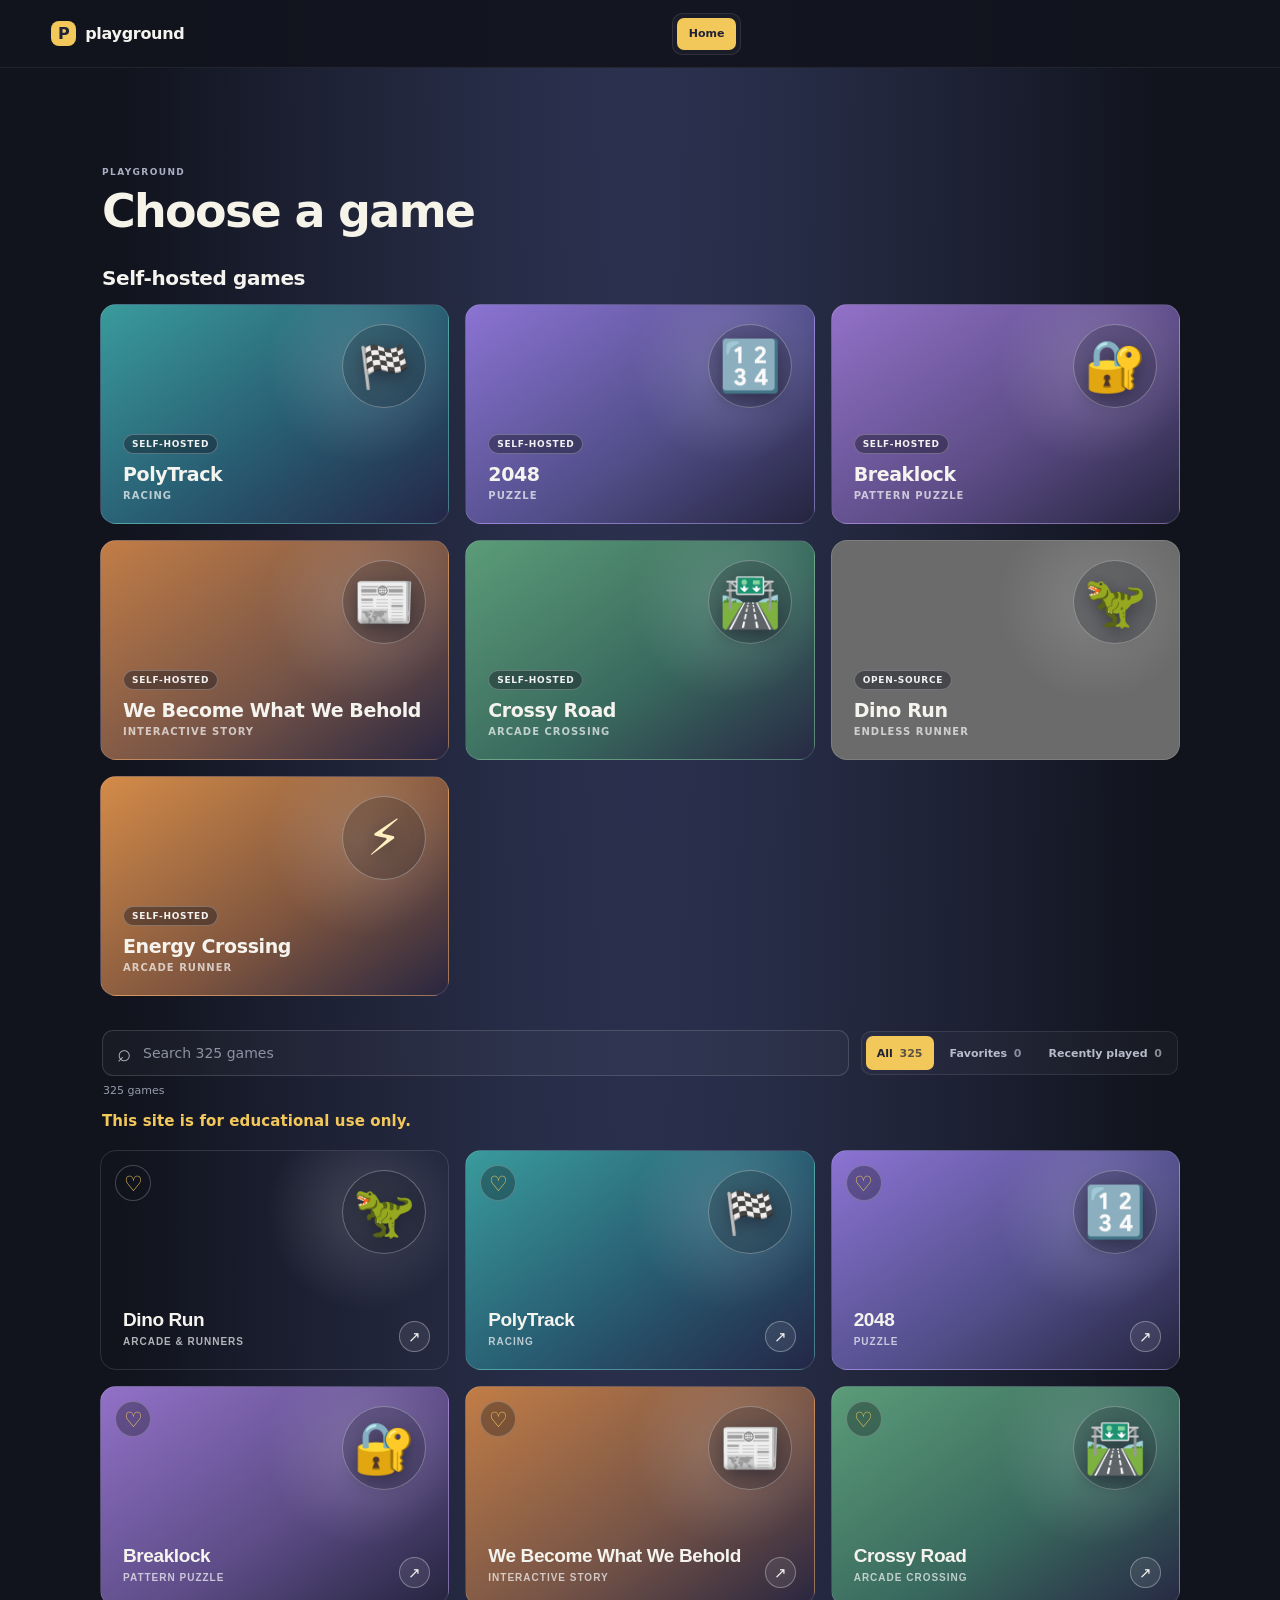
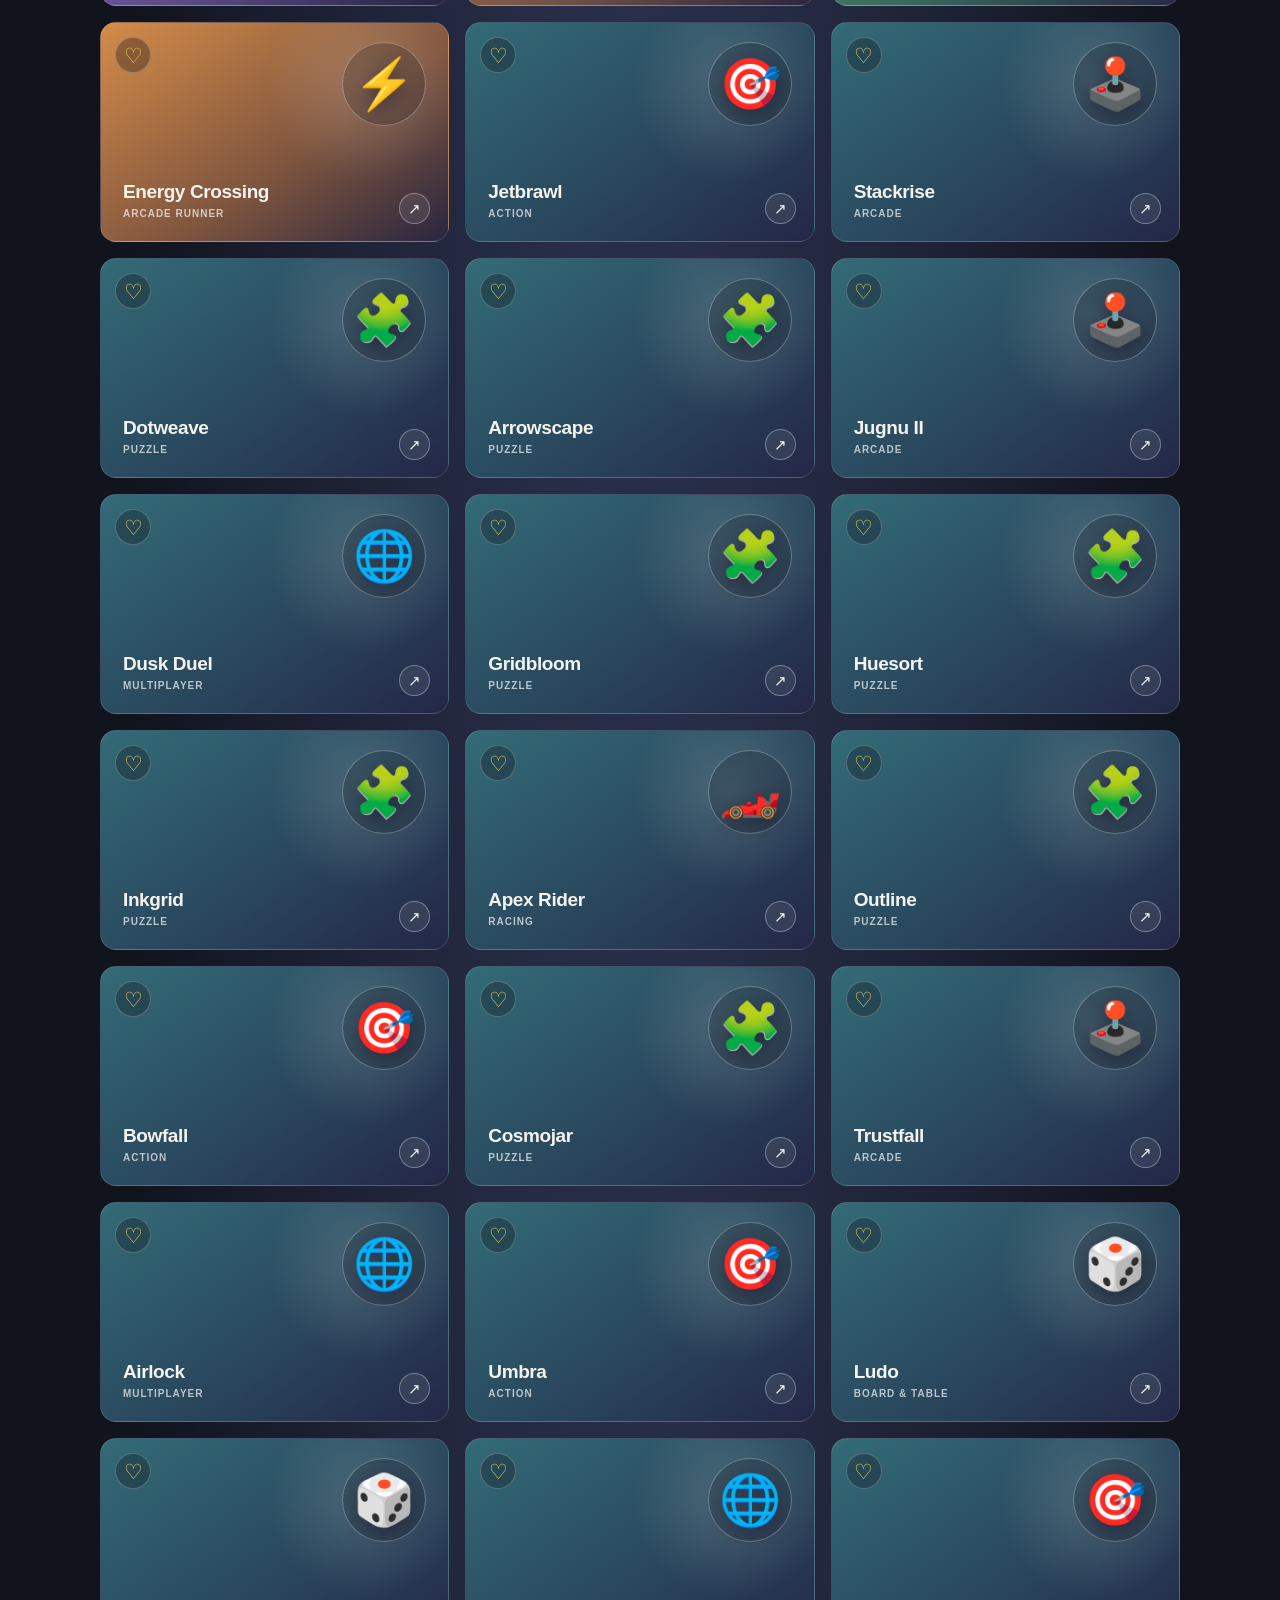
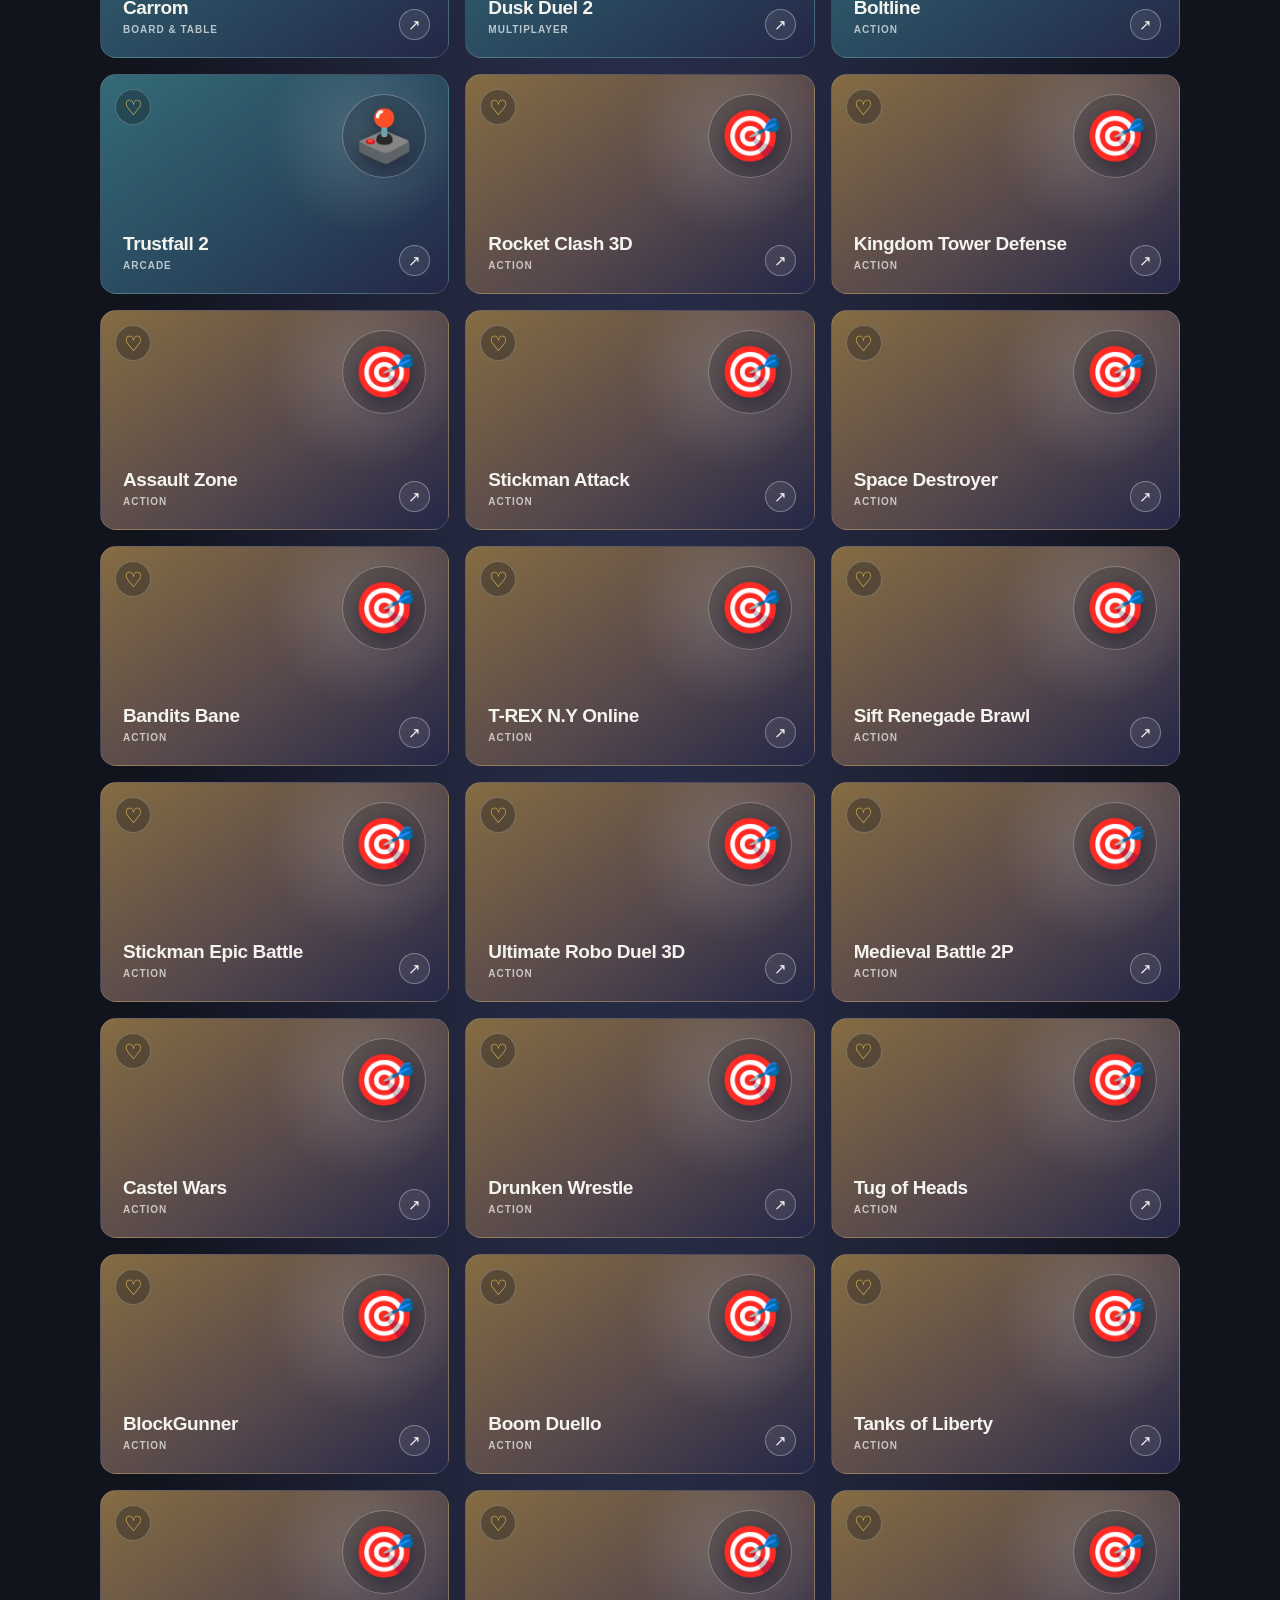
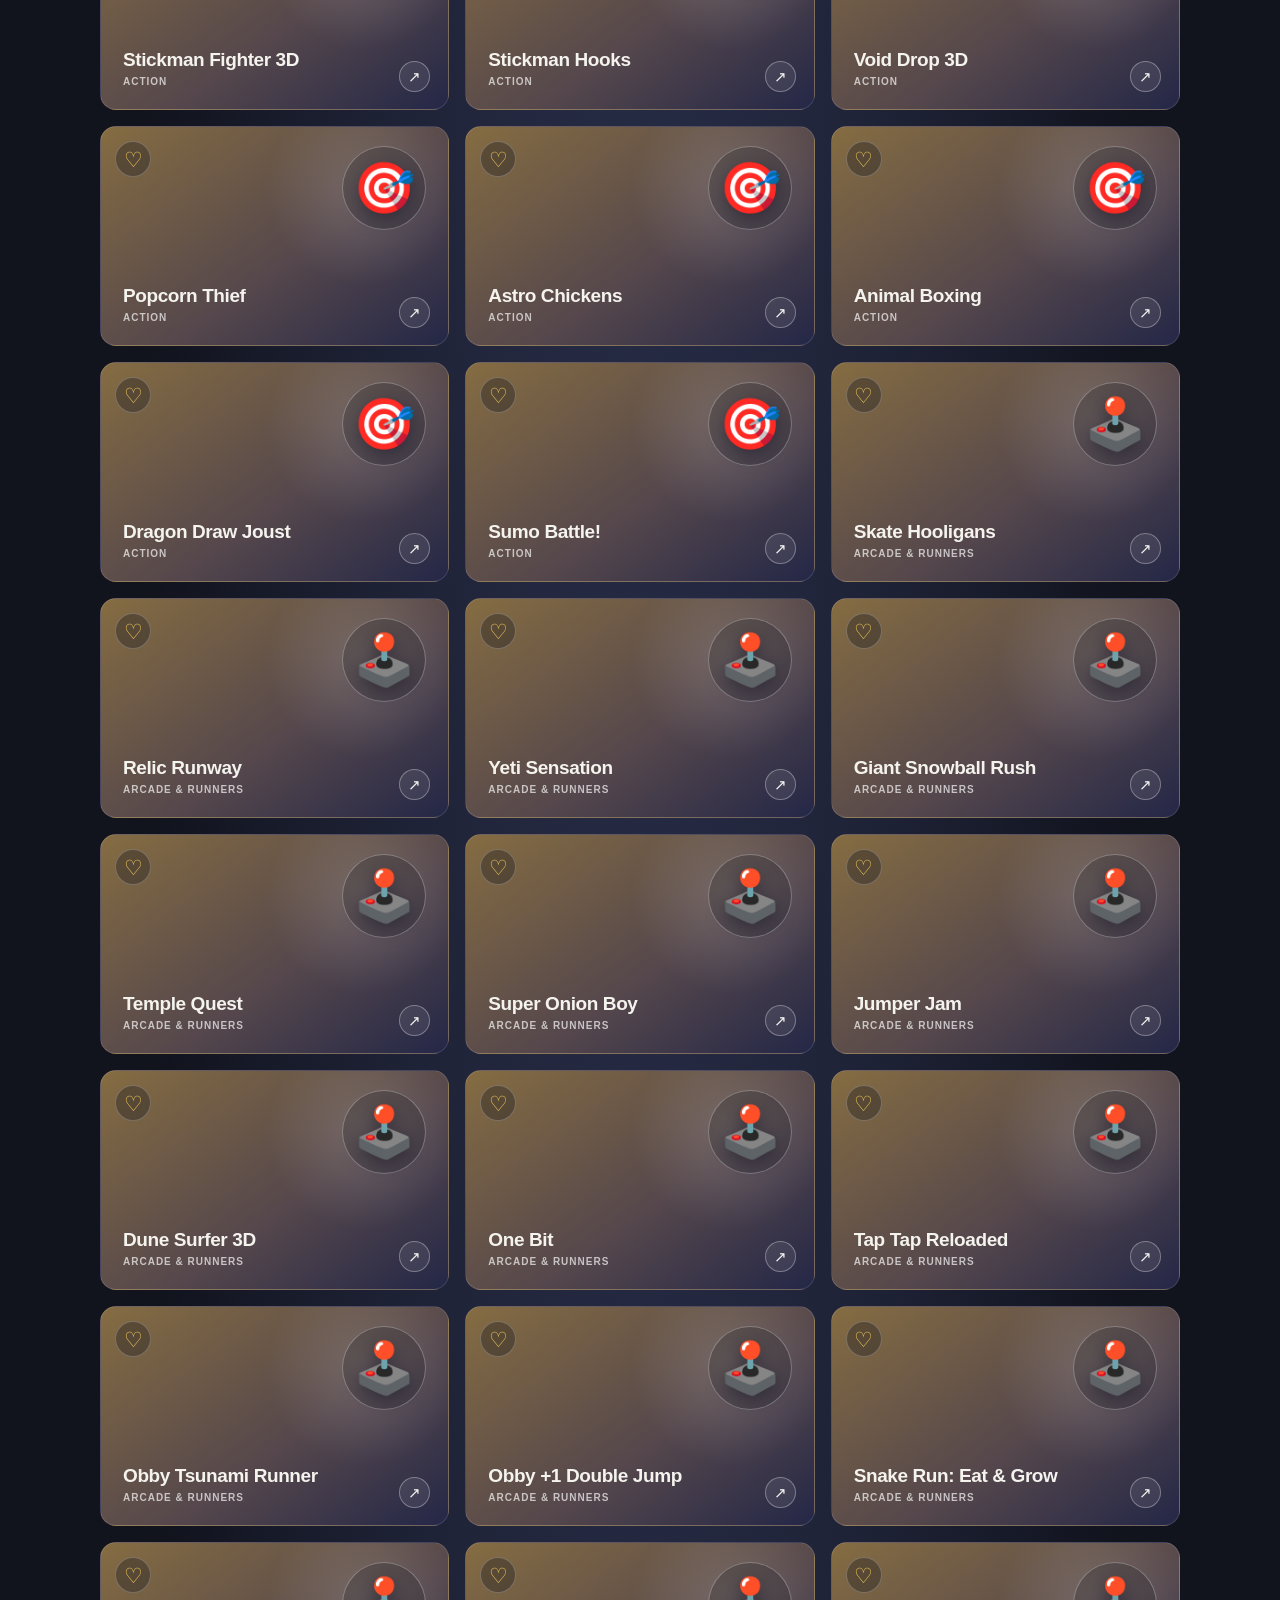
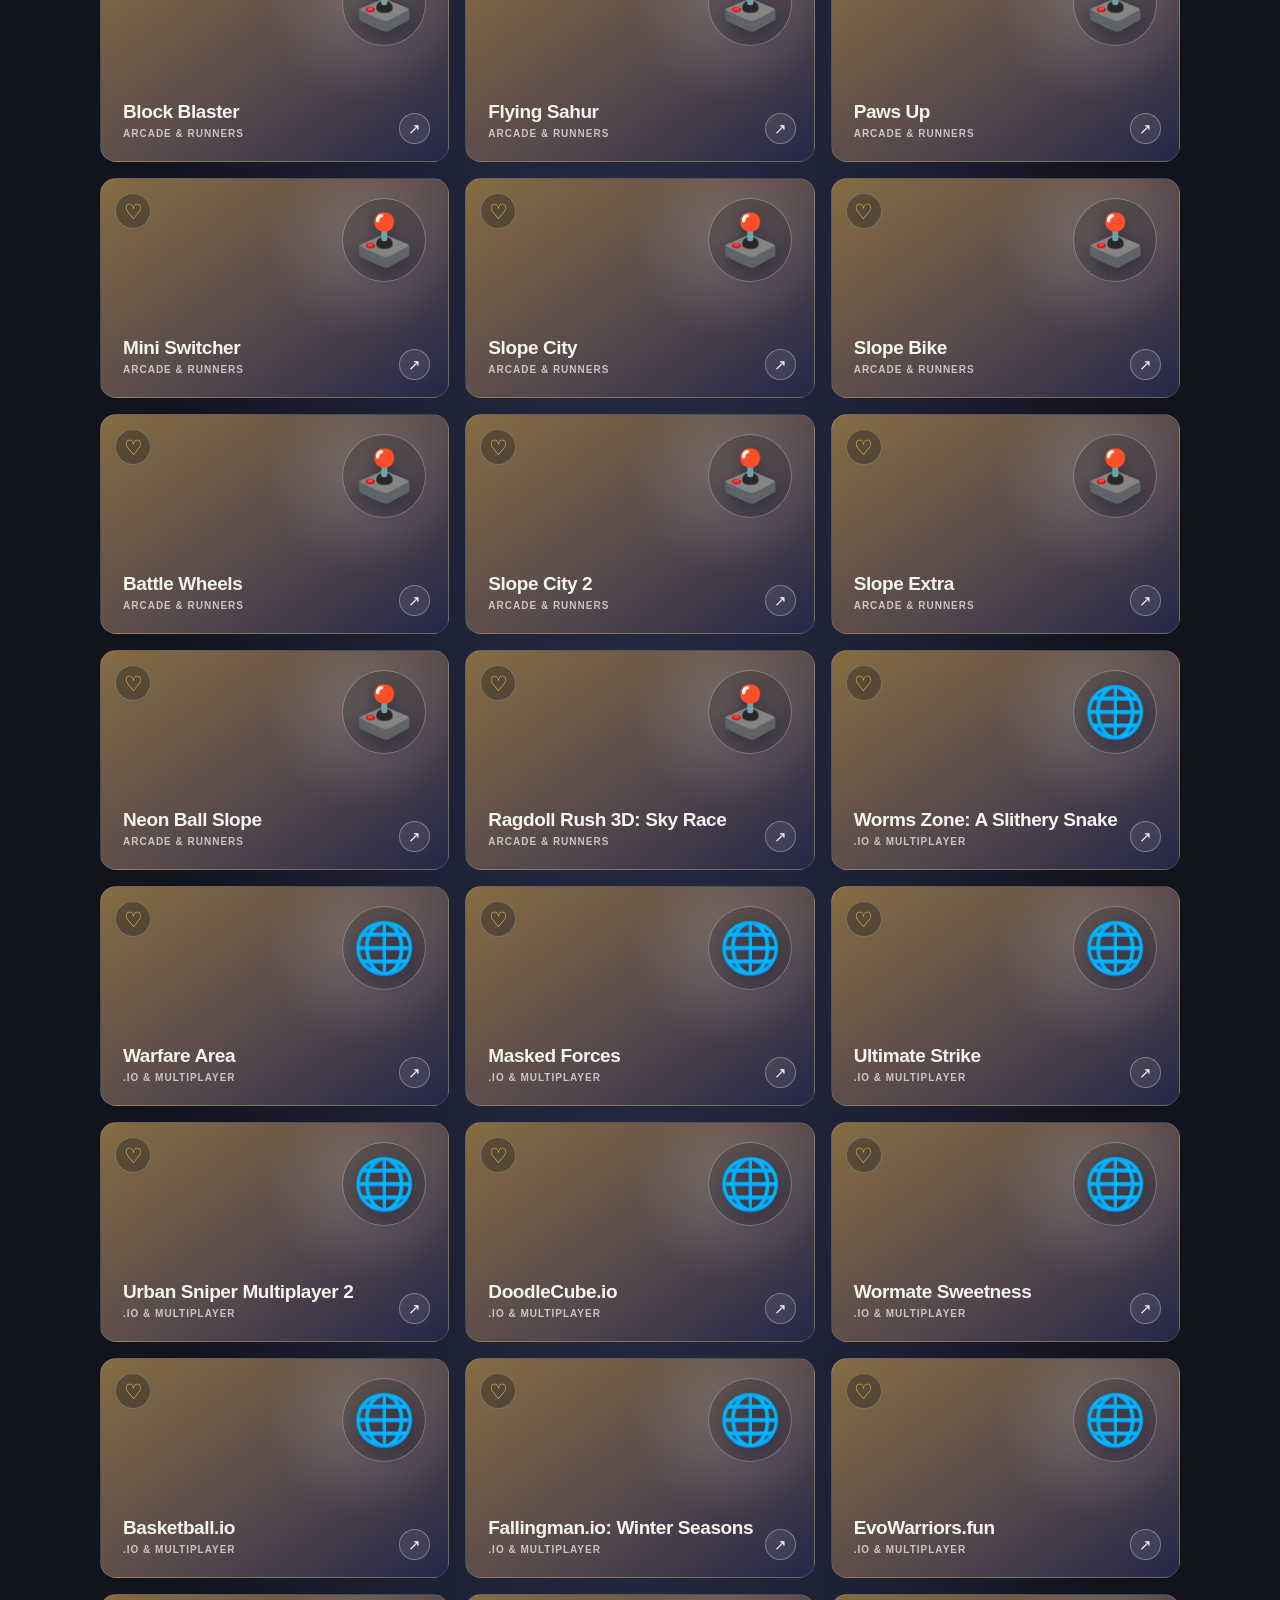
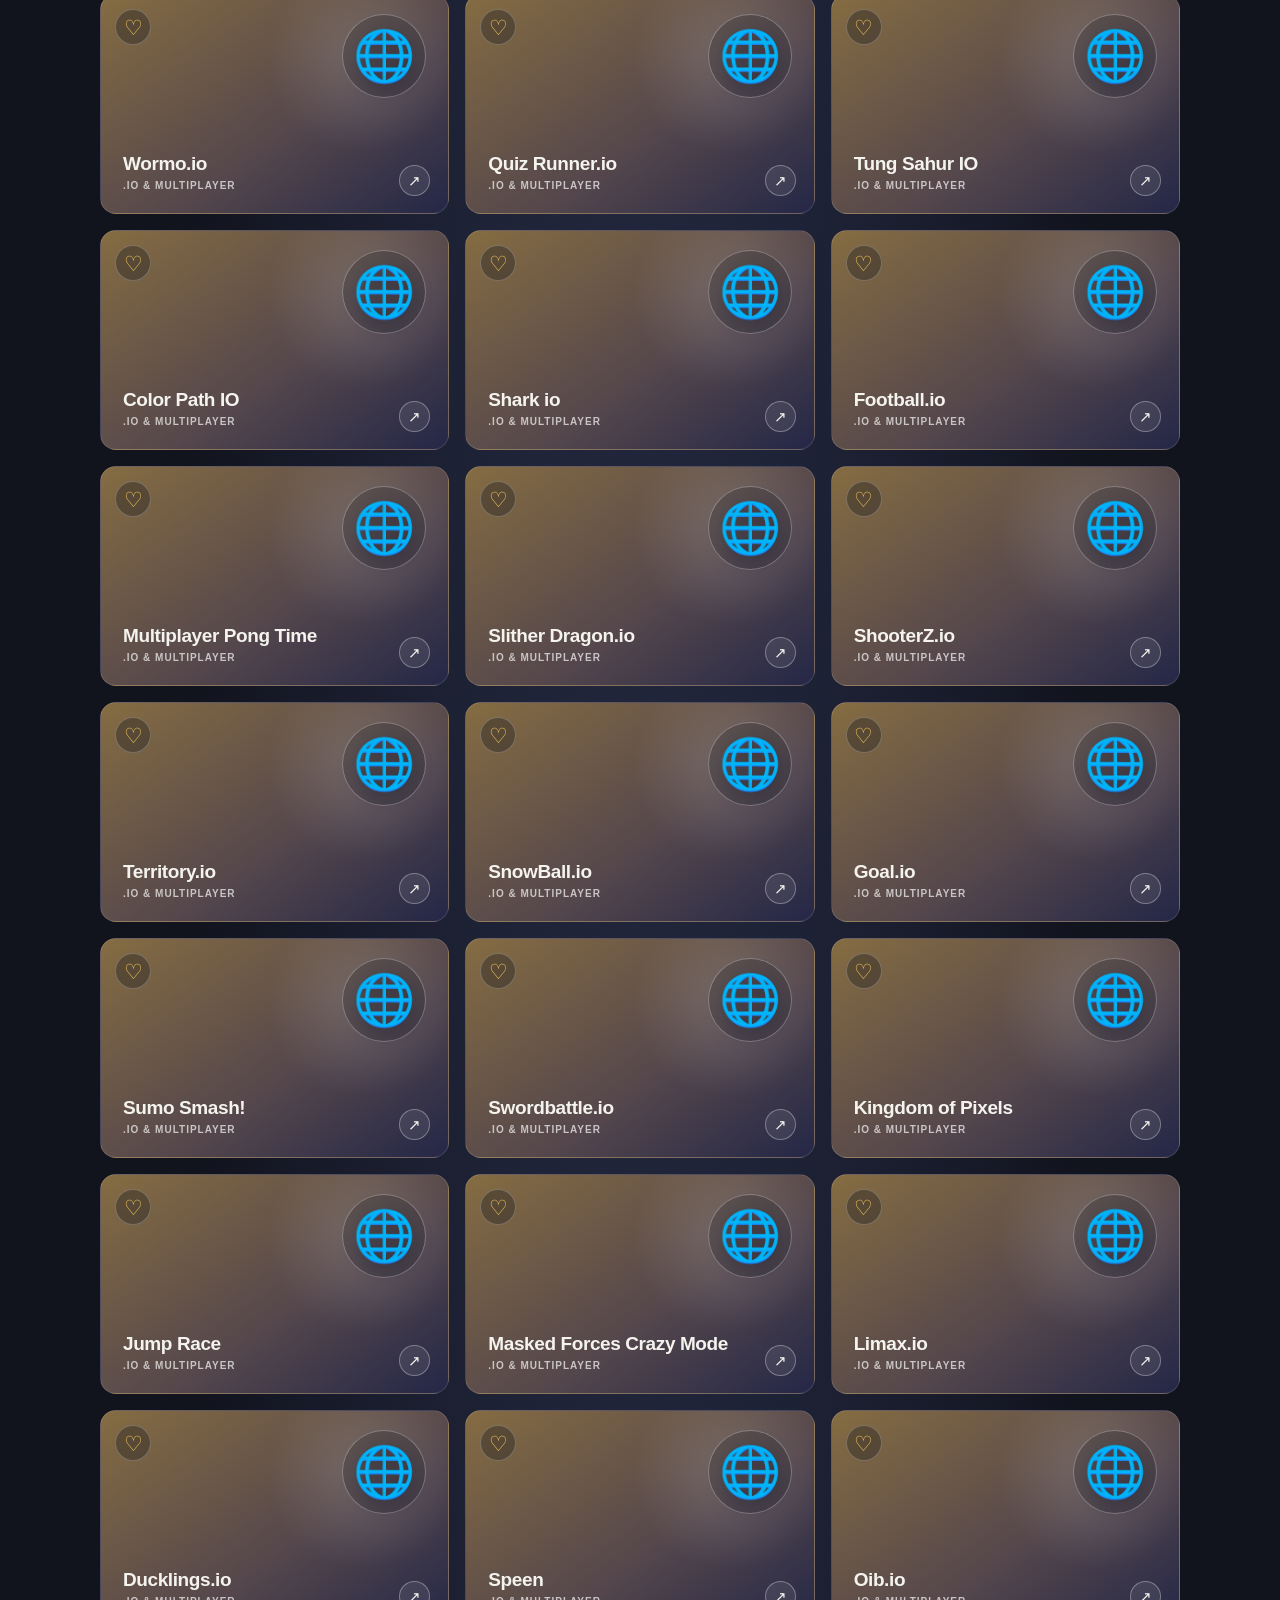
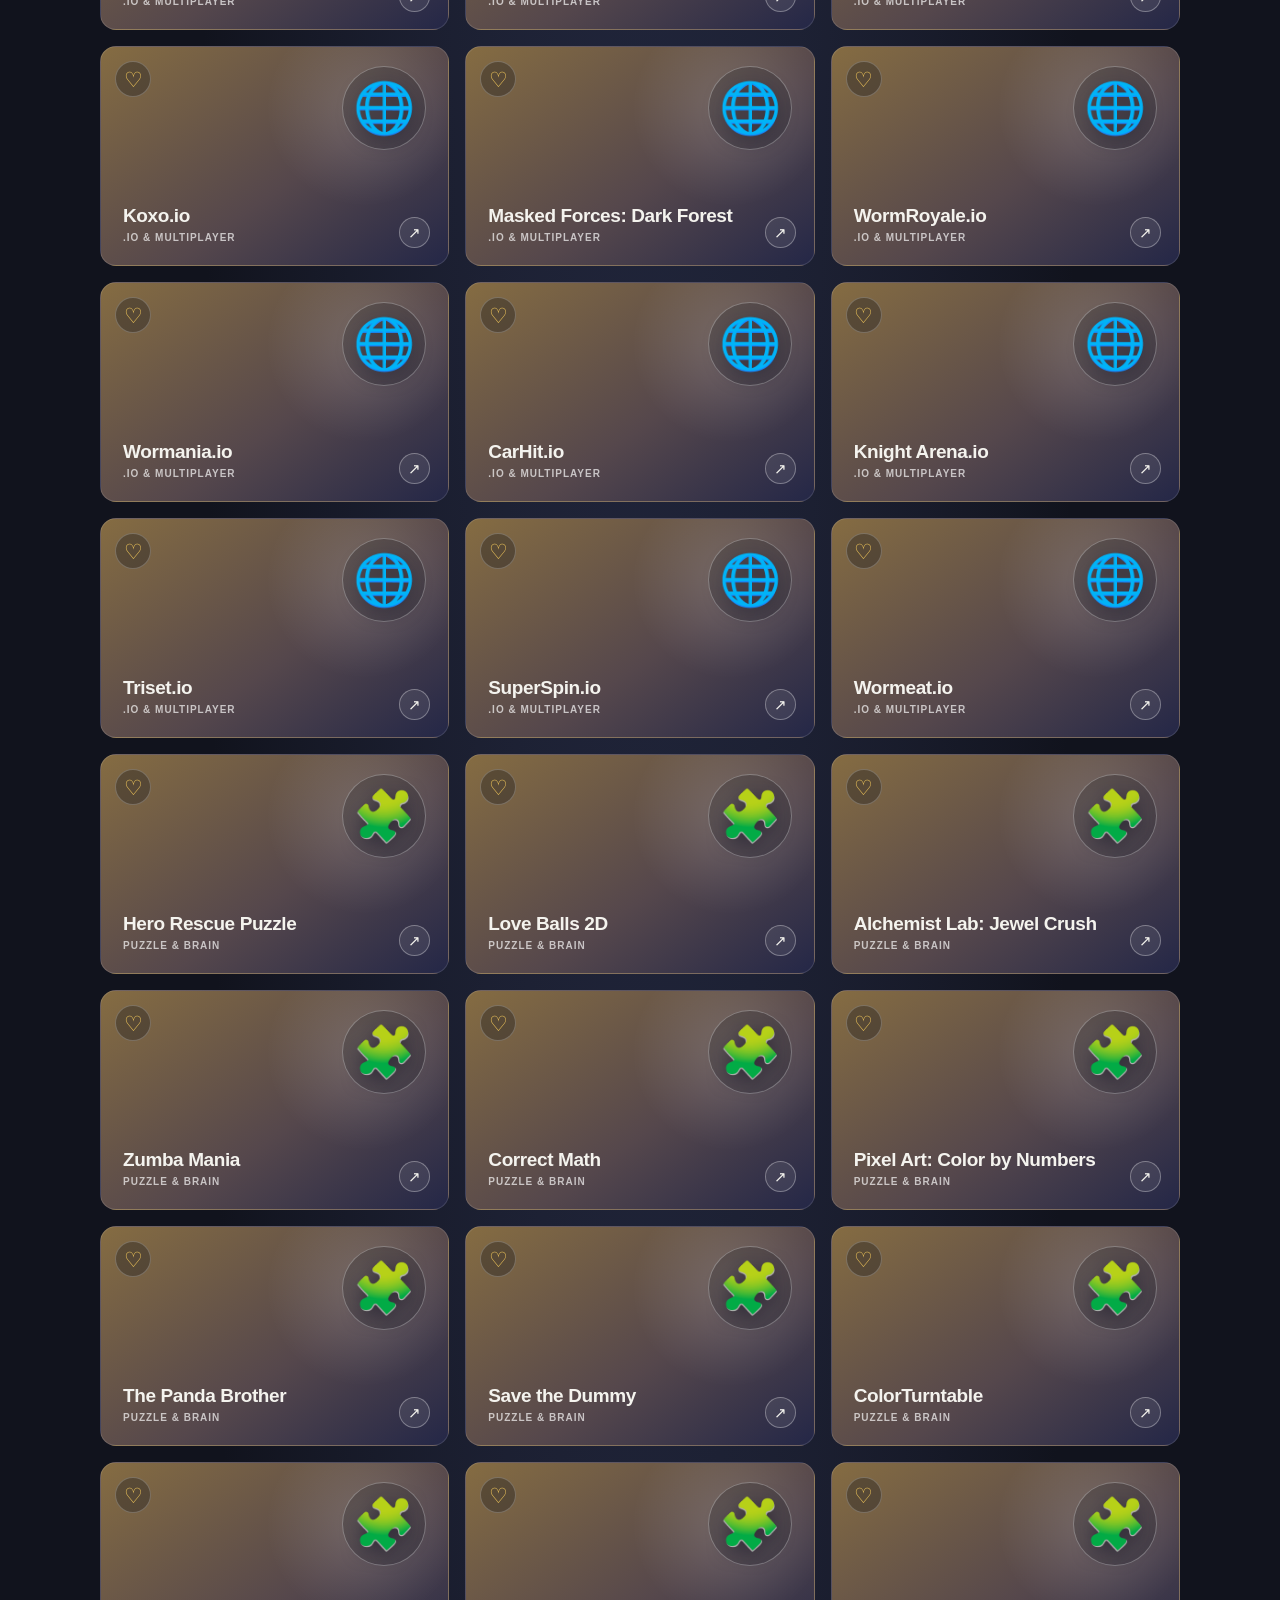
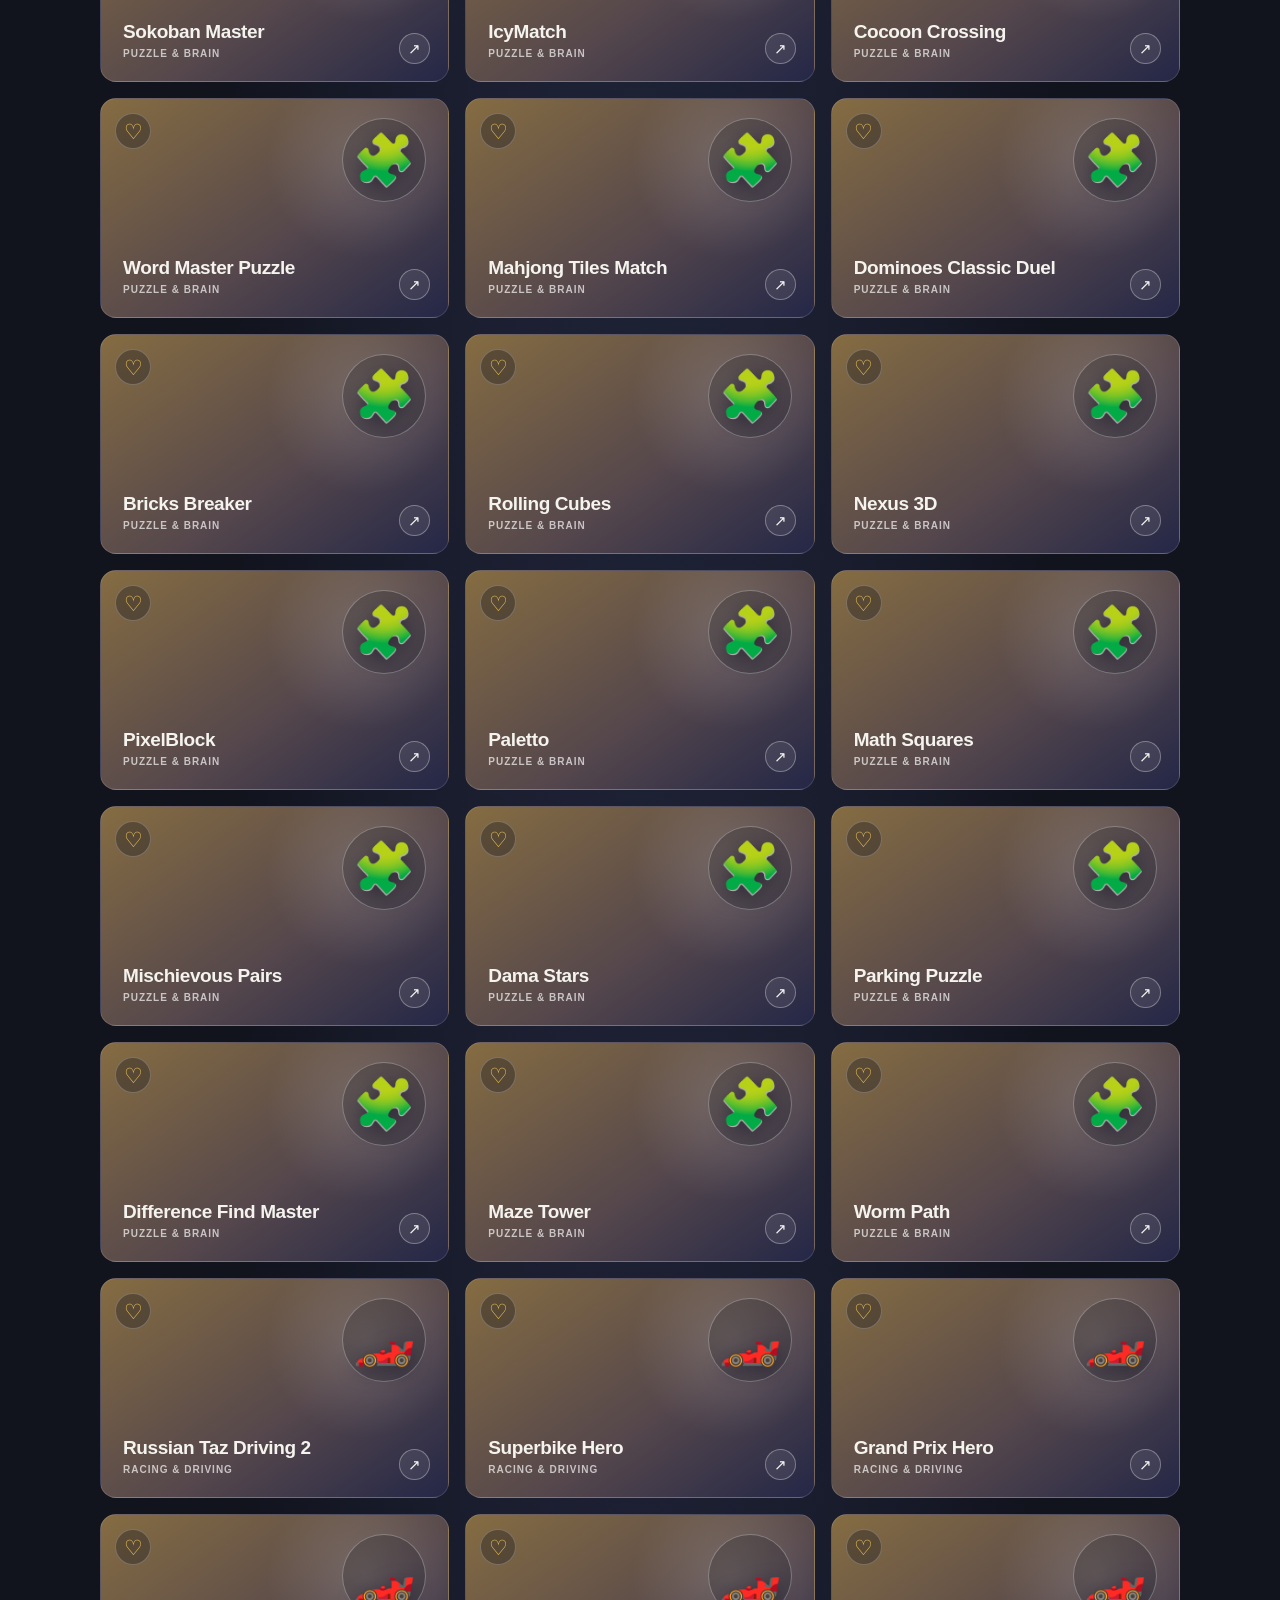
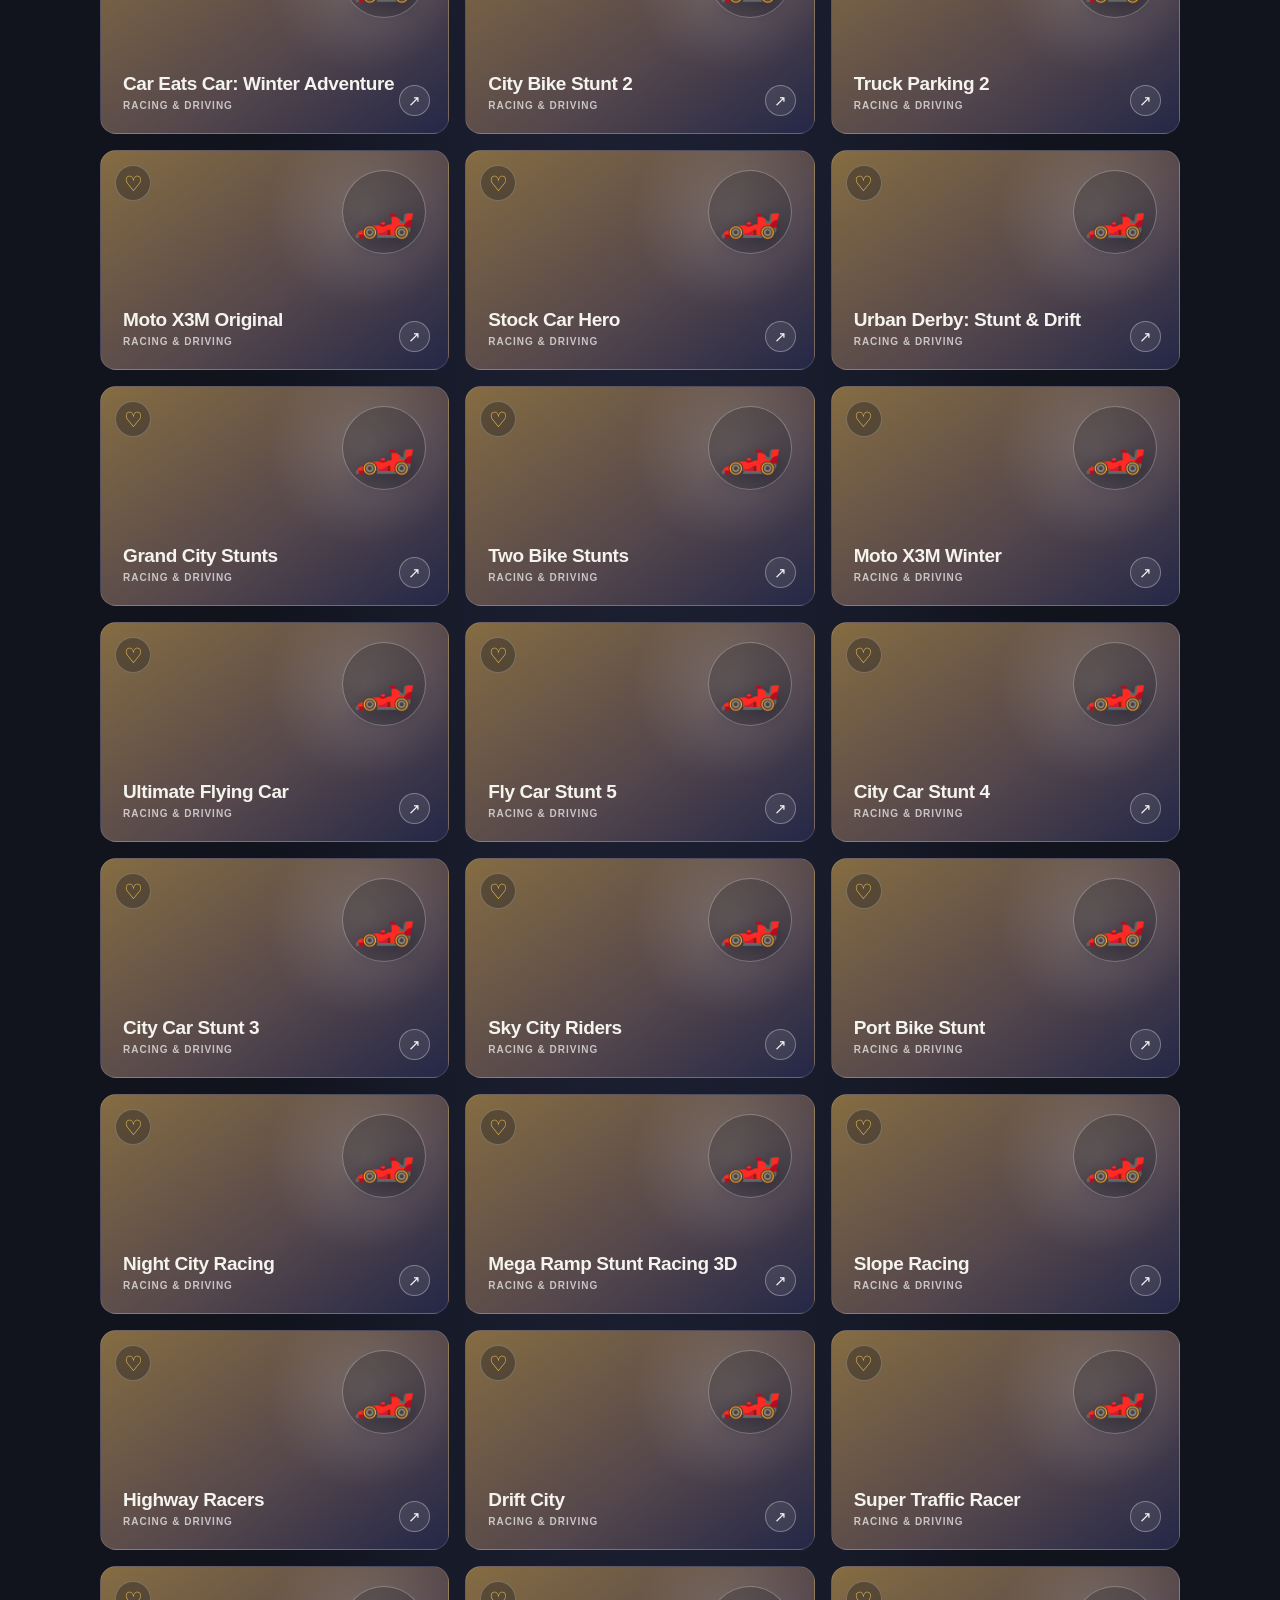
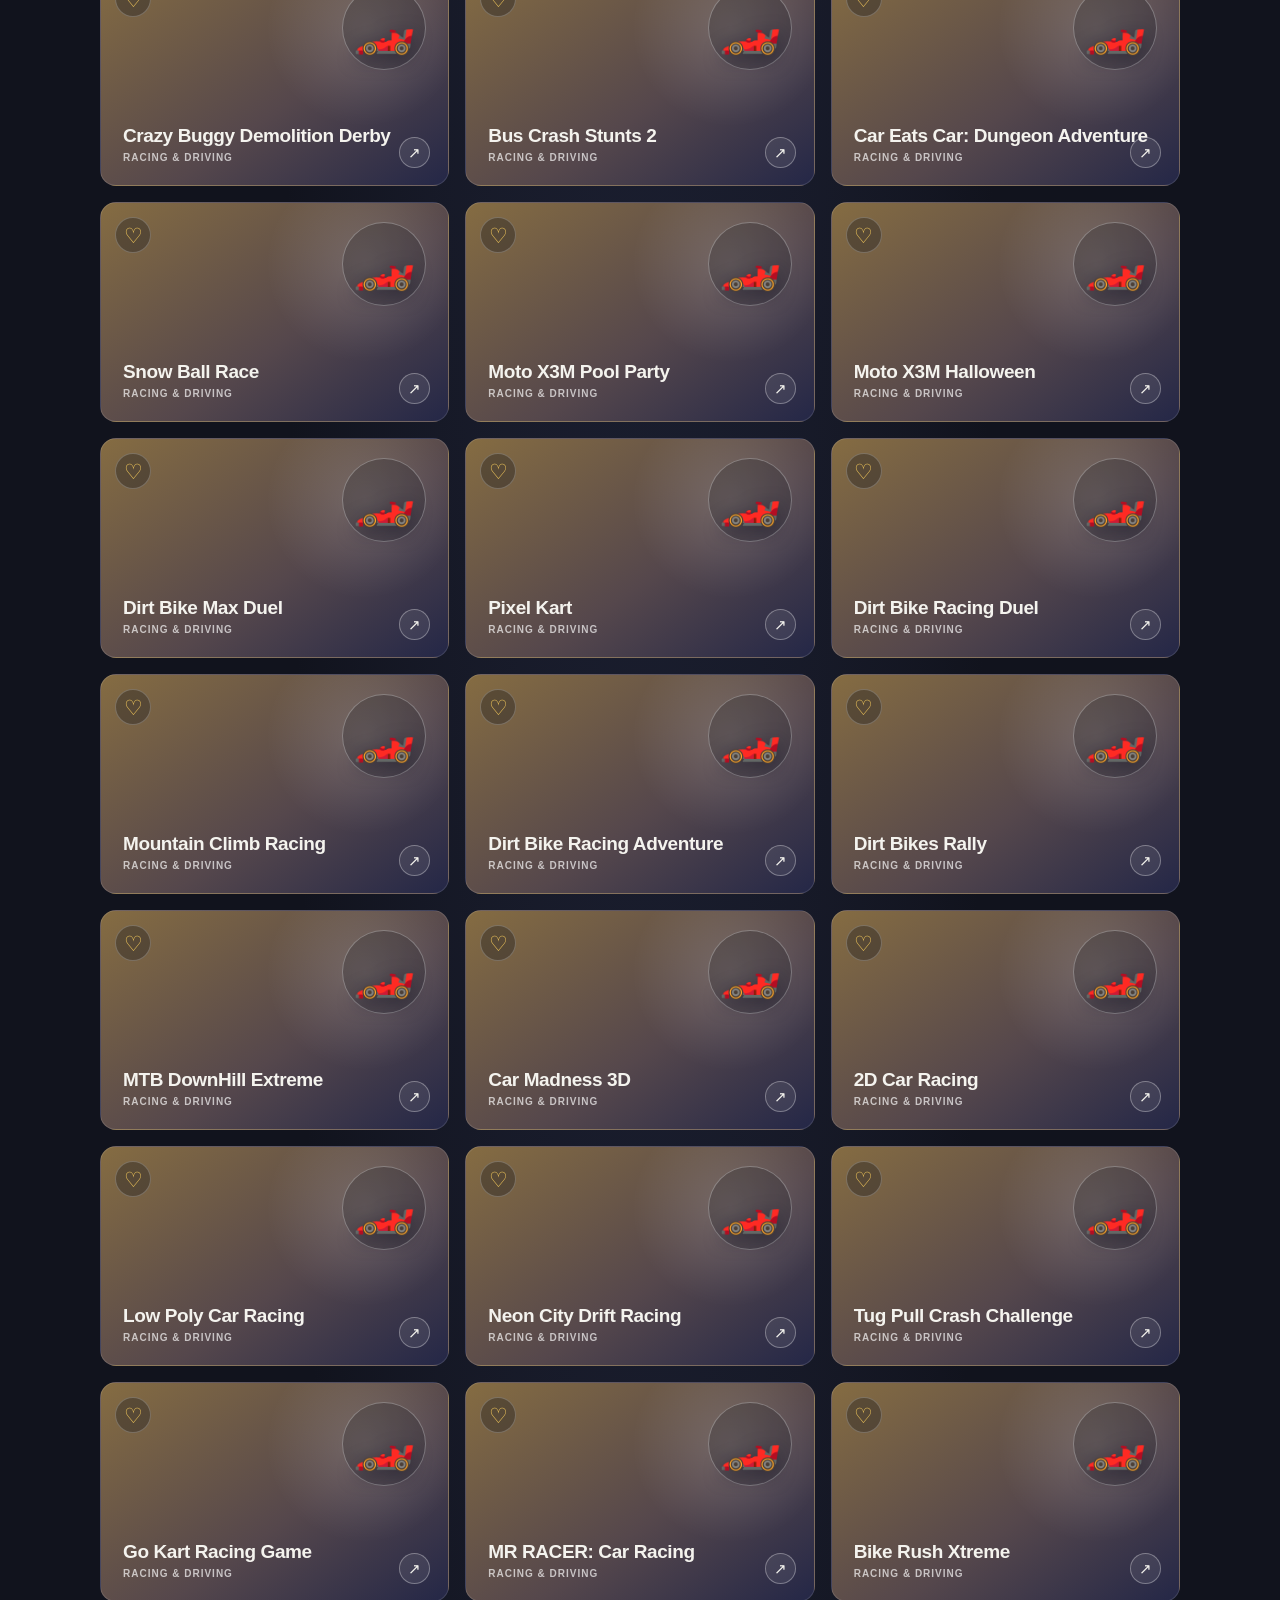
<file: index.html>
<!doctype html>
<html lang="en">
  <head>
    <meta charset="utf-8" />
    <meta name="viewport" content="width=device-width, initial-scale=1" />
    <meta name="theme-color" content="#11131d" />
    <meta name="description" content="Choose a game and play it in Playground." />
    <title>Playground — Choose a game</title>
    <link rel="stylesheet" href="styles.css?v=26" />
    <script src="games.js?v=32" defer></script>
    <script src="crossy-road.js?v=4" defer></script>
  </head>
  <body>
    <div id="site-content">
    <header class="topbar">
      <a class="brand" href="./" data-home-link aria-label="Playground home"><span>P</span> playground</a>
      <nav class="game-tabs" role="tablist" aria-label="Pages and games">
        <button class="game-tab active" type="button" role="tab" aria-selected="true" data-screen="home">Home</button>
      </nav>
      <a class="direct-link" id="direct-link" href="#" target="_blank" rel="noopener noreferrer" hidden>Open directly ↗</a>
    </header>
    <main>
      <section class="home-screen" id="home-screen" aria-labelledby="home-title">
        <div class="home-heading">
          <p class="eyebrow">PLAYGROUND</p>
          <h1 id="home-title">Choose a game</h1>
        </div>
        <section class="featured-section" aria-labelledby="featured-games-title">
          <h2 id="featured-games-title">Self-hosted games</h2>
          <div class="featured-games">
            <button type="button" data-game="polytrack" class="game-card polytrack-card"><span class="game-icon" aria-hidden="true">🏁</span><span class="game-card-source">Self-hosted</span><span class="game-card-title">PolyTrack</span><span class="game-card-note">Racing</span></button>
            <button type="button" data-game="game2048" class="game-card game-2048-card"><span class="game-icon" aria-hidden="true">🔢</span><span class="game-card-source">Self-hosted</span><span class="game-card-title">2048</span><span class="game-card-note">Puzzle</span></button>
            <button type="button" data-game="breaklock" class="game-card breaklock-card"><span class="game-icon" aria-hidden="true">🔐</span><span class="game-card-source">Self-hosted</span><span class="game-card-title">Breaklock</span><span class="game-card-note">Pattern puzzle</span></button>
            <button type="button" data-game="wbwwb" class="game-card wbwwb-card"><span class="game-icon" aria-hidden="true">📰</span><span class="game-card-source">Self-hosted</span><span class="game-card-title">We Become What We Behold</span><span class="game-card-note">Interactive story</span></button>
            <button type="button" data-game="crossyroad" class="game-card crossy-card"><span class="game-icon" aria-hidden="true">🛣️</span><span class="game-card-source">Self-hosted</span><span class="game-card-title">Crossy Road</span><span class="game-card-note">Arcade crossing</span></button>
            <button type="button" data-game="dinoRun" class="game-card dino-run-card"><span class="game-icon" aria-hidden="true">🦖</span><span class="game-card-source">Open-source</span><span class="game-card-title">Dino Run</span><span class="game-card-note">Endless runner</span></button>
                        <button type="button" data-game="energycrossing" class="game-card energy-crossing-card"><span class="game-icon" aria-hidden="true">⚡</span><span class="game-card-source">Self-hosted</span><span class="game-card-title">Energy Crossing</span><span class="game-card-note">Arcade runner</span></button>
          </div>
        </section>
        <div class="catalog-controls">
          <label class="search-box" for="game-search">
            <span aria-hidden="true">⌕</span>
            <input id="game-search" type="search" placeholder="Search 325 games" autocomplete="off" />
          </label>
          <div class="catalog-filters" role="group" aria-label="Filter games">
            <button class="catalog-filter active" type="button" data-filter="all">All <span id="all-count"></span></button>
            <button class="catalog-filter" type="button" data-filter="favorites">Favorites <span id="favorites-count"></span></button>
            <button class="catalog-filter" type="button" data-filter="recent">Recently played <span id="recent-count"></span></button>
          </div>
        </div>
        <p class="catalog-summary" id="catalog-summary" aria-live="polite"></p>
        <p class="catalog-empty" id="catalog-empty" hidden></p>
        <p class="home-message">This site is for educational use only.</p>
        <div class="game-grid" id="game-grid" aria-label="Games"></div>
      </section>

      <section class="game-shell hidden" id="player-screen" aria-label="Game player">
        <div class="game-heading">
          <div>
            <p class="eyebrow" id="game-type">BROWSER GAME</p>
            <h1 id="game-name">Game</h1>
            <p id="game-attribution" class="hidden" hidden style="margin:7px 0 12px;color:#c6c9d3;font-size:12px;line-height:1.6">PolyTrack is created by Kodub. This is an unofficial, noncommercial reupload and is not affiliated with or endorsed by Kodub, CrazyGames, Poki, or itch.io. Play the <a href="https://www.crazygames.com/game/polytrack" target="_blank" rel="noopener noreferrer" style="color:#f3c85b">official game on CrazyGames</a> or visit <a href="https://www.kodub.com/apps/polytrack" target="_blank" rel="noopener noreferrer" style="color:#f3c85b">Kodub.com</a>.</p>
            <p id="dino-run-attribution" class="hidden" hidden style="margin:7px 0 12px;color:#c6c9d3;font-size:12px;line-height:1.6">Dino Run code and artwork by mashukui, shared under the MIT License. <a href="https://github.com/mashukui/web-games" target="_blank" rel="noopener noreferrer" style="color:#f3c85b">Original project</a> · <a href="./games/dino-run/LICENSE" style="color:#f3c85b">MIT license</a>.</p>
          </div>
        </div>
        <div class="player" id="game-player">
          <iframe
            id="game-frame"
            title="Game player"
            src="about:blank"
            allow="autoplay; fullscreen; gamepad; pointer-lock"
            allowfullscreen
            referrerpolicy="strict-origin-when-cross-origin"></iframe>
        </div>
      </section>
    </main>
      <footer aria-labelledby="credits-title" style="max-width:1080px;margin:48px auto 32px;padding:22px clamp(16px,4vw,32px);border-top:1px solid #ffffff24;color:#c6c9d3;font-size:12px;line-height:1.7">
      <h2 id="credits-title" style="margin:0 0 10px;color:#f4f3ee;font-size:18px">Game credits &amp; original links</h2>
      <p style="margin:0 0 14px">Game names, code, artwork, audio, and trademarks belong to their respective creators and rights holders. This hub is independent and is not affiliated with them.</p>
      <ul style="display:grid;grid-template-columns:repeat(auto-fit,minmax(230px,1fr));gap:6px 22px;margin:0;padding-left:18px">
        <li><strong>PolyTrack:</strong> created by Kodub · <a href="https://www.kodub.com/apps/polytrack" target="_blank" rel="noopener noreferrer" style="color:#f3c85b">Kodub's official page</a> · <a href="https://www.crazygames.com/game/polytrack" target="_blank" rel="noopener noreferrer" style="color:#f3c85b">official CrazyGames page</a></li>
        <li><strong>2048:</strong> original game by Gabriele Cirulli · <a href="https://github.com/gabrielecirulli/2048" target="_blank" rel="noopener noreferrer" style="color:#f3c85b">original source</a> · <a href="./games/catalog-sample/2048/LICENSE.txt" style="color:#f3c85b">MIT license</a></li>
        <li><strong>BreakLock:</strong> by maxwellito · MIT License · <a href="https://github.com/maxwellito/breaklock" target="_blank" rel="noopener noreferrer" style="color:#f3c85b">original source</a> · <a href="./games/catalog-sample/breaklock/LICENSE" style="color:#f3c85b">license</a></li>
        <li><strong>We Become What We Behold:</strong> by Nicky Case · game code and art released under CC0 · <a href="./games/catalog-sample/we-become-what-we-behold/README.md" style="color:#f3c85b">source and asset credits</a> · <a href="https://ncase.itch.io/wbwwb" target="_blank" rel="noopener noreferrer" style="color:#f3c85b">original game</a></li>
        <li><strong>Crossy Road:</strong> educational code project by Evan Bacon · <a href="https://github.com/EvanBacon/Expo-Crossy-Road" target="_blank" rel="noopener noreferrer" style="color:#f3c85b">project source</a> · original game by <a href="https://www.hipsterwhale.com/" target="_blank" rel="noopener noreferrer" style="color:#f3c85b">Hipster Whale</a></li>
        <li><strong>Energy Crossing:</strong> original hub game made for Playground.</li>
        <li><strong>TabSpawn:</strong> playable game pages from <a href="https://tabspawn.com/games/" target="_blank" rel="noopener noreferrer" style="color:#f3c85b">TabSpawn</a>; game content belongs to its creators.</li>
      </ul>
    </footer>
    </div>
  </body>
</html>
</file>
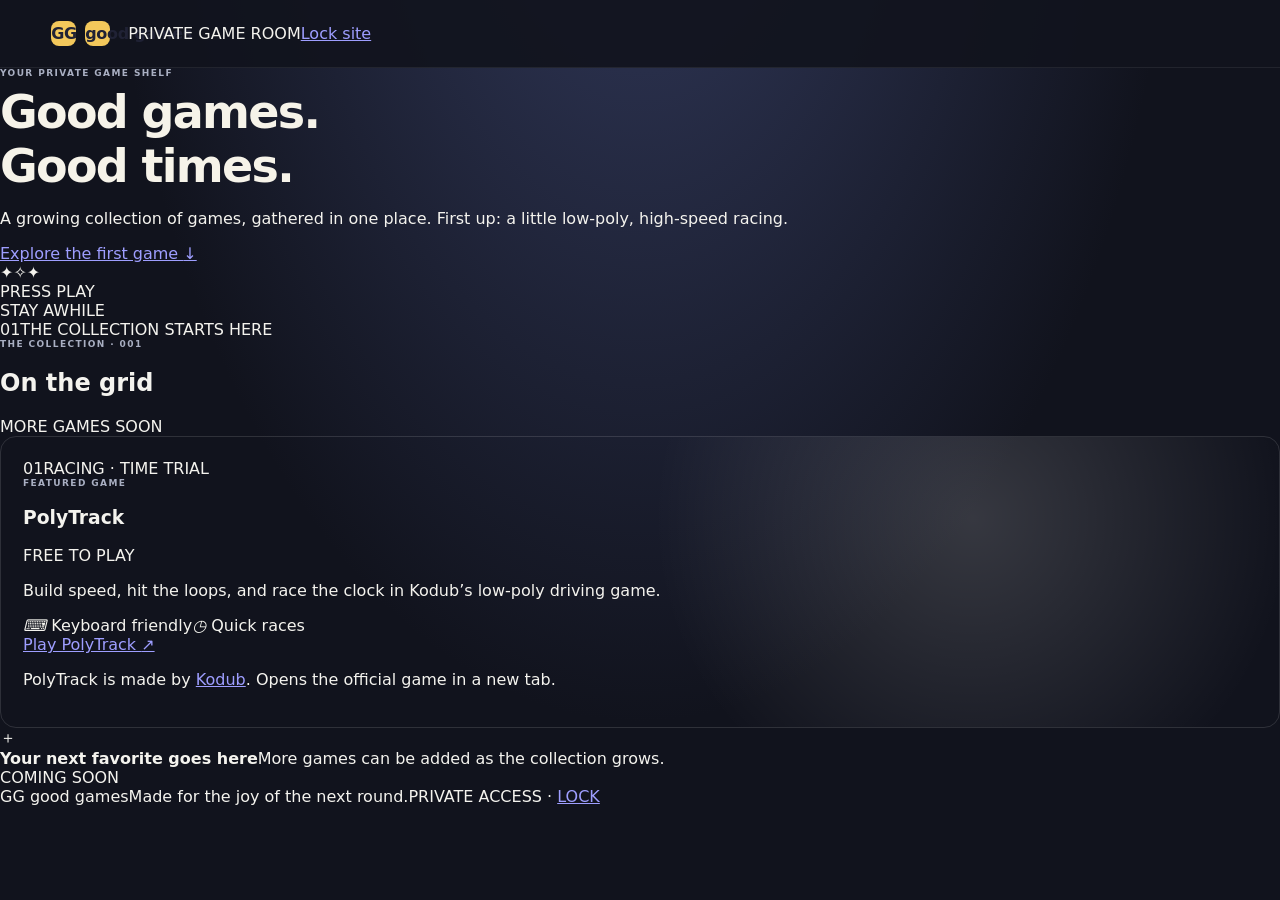
<file: goodgames/index.html>
<!doctype html>
<html lang="en">
  <head>
    <meta charset="utf-8" />
    <meta name="viewport" content="width=device-width, initial-scale=1" />
    <meta name="theme-color" content="#090b12" />
    <meta name="description" content="Good Games — a private shelf of games worth playing." />
    <title>Good Games — Your game shelf</title>
    <link rel="stylesheet" href="/styles.css" />
  </head>
  <body>
    <header class="topbar">
      <a class="brand" href="/" aria-label="Good Games home"><span class="brand-mark">GG</span><span>good games</span></a>
      <div class="topbar-right"><span class="private-badge"><span></span> PRIVATE GAME ROOM</span><a class="logout" href="/logout">Lock site</a></div>
    </header>

    <main>
      <section class="hero">
        <div class="hero-copy">
          <p class="eyebrow">YOUR PRIVATE GAME SHELF</p>
          <h1>Good games.<br /><span>Good times.</span></h1>
          <p class="intro">A growing collection of games, gathered in one place. First up: a little low-poly, high-speed racing.</p>
          <a class="primary-button" href="#polytrack">Explore the first game <span aria-hidden="true">↓</span></a>
        </div>
        <div class="hero-art" aria-hidden="true">
          <div class="sun-disc"></div><div class="track track-one"></div><div class="track track-two"></div>
          <span class="star star-one">✦</span><span class="star star-two">✧</span><span class="star star-three">✦</span>
          <div class="car"><i></i><b></b></div>
          <span class="art-caption">PRESS PLAY<br />STAY AWHILE</span>
        </div>
        <div class="hero-index"><span>01</span><i></i><span>THE COLLECTION STARTS HERE</span></div>
      </section>

      <section class="collection" id="polytrack">
        <div class="section-heading">
          <div><p class="eyebrow">THE COLLECTION · 001</p><h2>On the grid</h2></div>
          <span class="coming-note"><i></i> MORE GAMES SOON</span>
        </div>
        <article class="game-card">
          <div class="game-art" aria-hidden="true">
            <div class="art-grid"></div><div class="loop loop-back"></div><div class="loop loop-front"></div>
            <div class="game-car"><i></i><b></b></div><span class="speed-line speed-a"></span><span class="speed-line speed-b"></span>
            <span class="game-number">01</span><span class="game-type">RACING · TIME TRIAL</span>
          </div>
          <div class="game-copy">
            <div class="game-title-row"><div><p class="eyebrow">FEATURED GAME</p><h3>PolyTrack</h3></div><span class="game-chip">FREE TO PLAY</span></div>
            <p>Build speed, hit the loops, and race the clock in Kodub’s low-poly driving game.</p>
            <div class="game-meta"><span><i>⌨</i> Keyboard friendly</span><span><i>◷</i> Quick races</span></div>
            <a class="play-button" href="https://www.kodub.com/apps/polytrack" target="_blank" rel="noopener noreferrer">Play PolyTrack <span aria-hidden="true">↗</span></a>
            <p class="credit">PolyTrack is made by <a href="https://www.kodub.com/" target="_blank" rel="noopener noreferrer">Kodub</a>. Opens the official game in a new tab.</p>
          </div>
        </article>
        <div class="next-card"><span class="next-icon">＋</span><div><strong>Your next favorite goes here</strong><span>More games can be added as the collection grows.</span></div><span class="next-count">COMING SOON</span></div>
      </section>
    </main>

    <footer><span class="footer-brand"><span class="brand-mark small">GG</span> good games</span><span>Made for the joy of the next round.</span><span>PRIVATE ACCESS · <a href="/logout">LOCK</a></span></footer>
  </body>
</html>
</file>
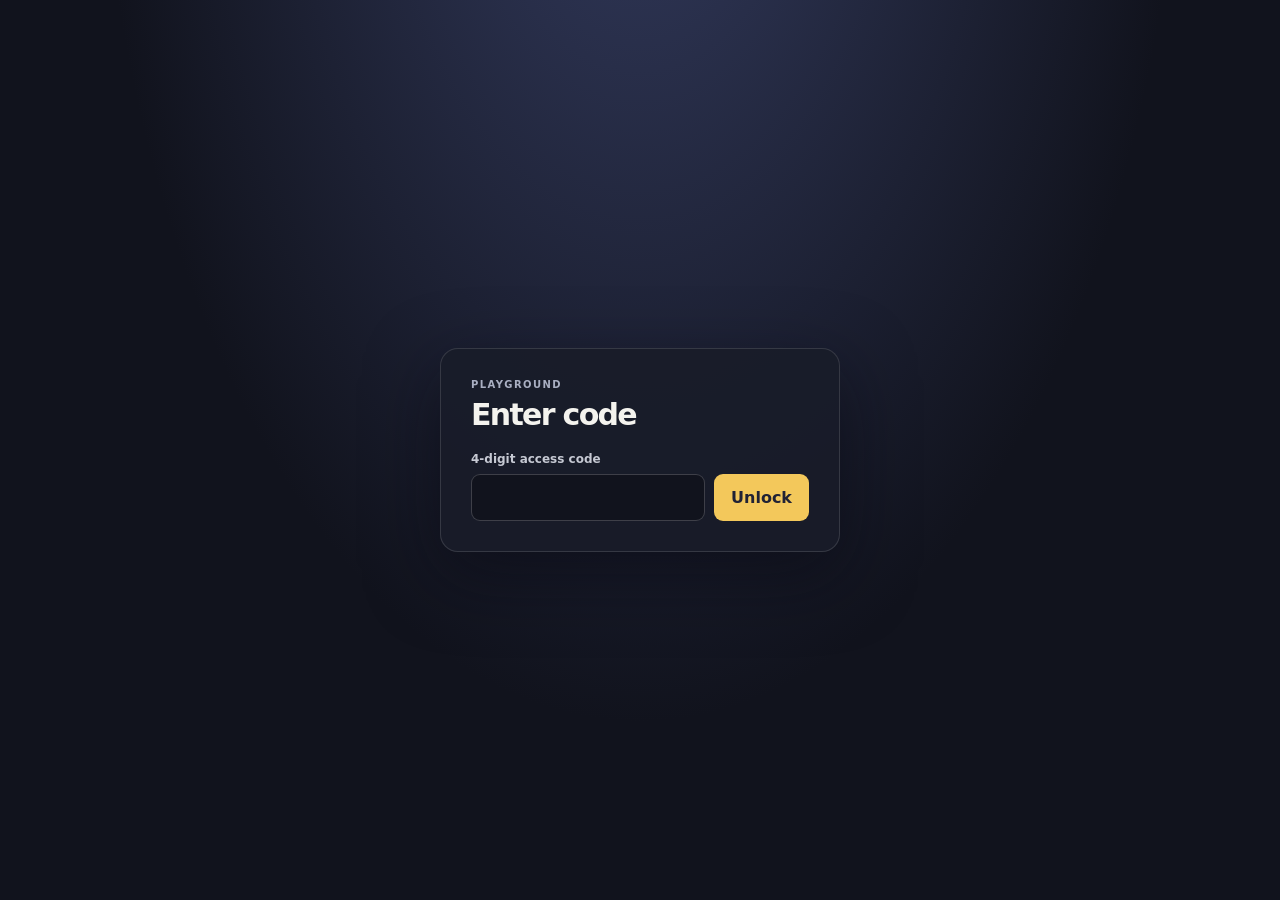
<file: games/catalog-sample/index.html>
<!doctype html>
<html lang="en">
<head>
  <meta charset="utf-8">
  <meta name="viewport" content="width=device-width, initial-scale=1">
  <meta name="theme-color" content="#11131d">
  <meta name="description" content="Try a small Playground game catalog sample.">
  <title>Playground · Catalog Sample</title>
  <style>
    * { box-sizing: border-box; }
    :root { color-scheme: dark; font-family: Inter, ui-sans-serif, system-ui, -apple-system, "Segoe UI", sans-serif; background: #11131d; color: #f4f3ee; }
    body { min-width: 320px; min-height: 100vh; margin: 0; background: radial-gradient(ellipse at 50% -30%, #343c60 0, transparent 60%), #11131d; }
    [hidden] { display: none !important; }
    a { color: inherit; }
    button, input { font: inherit; }
    .topbar { min-height: 68px; display: flex; align-items: center; justify-content: space-between; gap: 16px; padding: 12px clamp(16px, 4vw, 56px); border-bottom: 1px solid #ffffff18; background: #11131de8; }
    .brand { display: inline-flex; align-items: center; gap: 9px; color: #f4f3ee; font-weight: 700; text-decoration: none; }
    .brand-mark { width: 28px; height: 28px; display: grid; place-items: center; border-radius: 9px; background: #f3c85b; color: #202235; }
    .sample-tag { color: #a9afc2; font-size: 10px; font-weight: 700; letter-spacing: 1px; }
    main { width: min(1080px, 92vw); margin: 48px auto 64px; }
    .eyebrow { margin: 0 0 7px; color: #a9afc2; font-size: 10px; font-weight: 700; letter-spacing: 1.4px; }
    h1 { margin: 0; font-size: clamp(30px, 5vw, 46px); font-weight: 650; letter-spacing: -1.7px; }
    .subhead { margin: 10px 0 24px; color: #b8bbca; }
    .toolbar { display: flex; gap: 10px; margin: 22px 0 14px; }
    .search { min-width: 0; flex: 1; padding: 12px 14px; border: 1px solid #ffffff20; border-radius: 11px; background: #191c29; color: #f4f3ee; }
    .search:focus-visible, button:focus-visible, a:focus-visible { outline: 3px solid #f3c85b; outline-offset: 3px; }
    .action { padding: 0 16px; border: 1px solid #ffffff20; border-radius: 11px; background: #f3c85b; color: #202235; font-weight: 750; cursor: pointer; }
    .category-filters { display: flex; gap: 8px; overflow-x: auto; padding: 3px 2px 10px; }
    .filter { flex: 0 0 auto; padding: 8px 13px; border: 1px solid #ffffff1f; border-radius: 999px; background: #ffffff08; color: #c5c8d4; font-size: 12px; font-weight: 650; cursor: pointer; }
    .filter[aria-pressed="true"] { border-color: #f3c85b; background: #f3c85b; color: #202235; }
    .result-count { margin: 8px 2px 22px; color: #a9afc2; font-size: 12px; }
    .collection { margin: 24px 0 30px; }
    .collection h2 { margin: 0 0 13px; font-size: 17px; letter-spacing: -.3px; }
    .game-grid { display: grid; grid-template-columns: repeat(3, minmax(0, 1fr)); gap: 16px; }
    .catalog-card { position: relative; min-width: 0; }
    .game-card { position: relative; width: 100%; min-height: 190px; display: flex; flex-direction: column; align-items: flex-start; justify-content: flex-end; overflow: hidden; padding: 20px; border: 1px solid #ffffff20; border-radius: 16px; color: #f4f3ee; text-align: left; cursor: pointer; transition: transform .18s, border-color .18s, filter .18s; }
    .game-card:hover { transform: translateY(-3px); border-color: #ffffff55; filter: brightness(1.08); }
    .game-card::before { content: ""; position: absolute; inset: 0; background: radial-gradient(circle at 76% 28%, #ffffff28, transparent 34%); pointer-events: none; }
    .tone-clicker { background: linear-gradient(145deg, #b57745, #543d4f 62%, #262743); }
    .tone-racing { background: linear-gradient(145deg, #399b9c, #285b71 55%, #242747); }
    .tone-arcade { background: linear-gradient(145deg, #e0a540, #b65c3a 56%, #522f49); }
    .tone-puzzle { background: linear-gradient(145deg, #6677c2, #45466f 60%, #242744); }
    .tone-sports { background: linear-gradient(145deg, #8d9534, #4d6c4c 57%, #252a42); }
    .tone-battle { background: linear-gradient(145deg, #a85165, #6a3e59 57%, #24243e); }
    .game-icon { position: absolute; right: 18px; top: 16px; width: 72px; height: 72px; display: grid; place-items: center; border: 1px solid #ffffff4b; border-radius: 50%; background: #11131d38; color: #fff0bf; font-size: 42px; text-shadow: 0 5px 18px #15132388; }
    .game-title { position: relative; max-width: 78%; font-size: 18px; font-weight: 750; letter-spacing: -.4px; }
    .game-note { position: relative; margin-top: 5px; color: #ffffffb5; font-size: 10px; font-weight: 700; letter-spacing: 1px; text-transform: uppercase; }
    .play-arrow { position: absolute; right: 16px; bottom: 15px; width: 30px; height: 30px; display: grid; place-items: center; border: 1px solid #ffffff52; border-radius: 50%; background: #ffffff14; }
    .favorite-toggle { position: absolute; z-index: 2; top: 11px; left: 11px; width: 36px; height: 36px; border: 1px solid #ffffff55; border-radius: 50%; background: #11131d99; color: #fff0bf; font-size: 19px; cursor: pointer; }
    .favorite-toggle[aria-pressed="true"] { color: #f3c85b; }
    .empty-note { padding: 16px; border: 1px dashed #ffffff30; border-radius: 12px; color: #a9afc2; font-size: 13px; }
    .player-panel { margin: 24px 0 30px; overflow: hidden; border: 1px solid #ffffff20; border-radius: 14px; background: #191c29; }
    .player-heading { display: flex; align-items: center; justify-content: space-between; gap: 12px; padding: 14px 16px; }
    .player-heading h2 { margin: 0; font-size: 18px; }
    .player-actions { display: flex; gap: 8px; }
    .player-actions a, .player-actions button { padding: 8px 11px; border: 1px solid #ffffff25; border-radius: 8px; background: #ffffff0c; color: #f4f3ee; font-size: 12px; font-weight: 650; text-decoration: none; cursor: pointer; }
    .player-frame { height: min(65vh, 620px); min-height: 360px; background: #fff; }
    .player-frame iframe { width: 100%; height: 100%; border: 0; background: #fff; }
    .back-link { display: inline-block; margin-top: 28px; color: #c6c9d3; font-size: 12px; }
    .unlock-screen { min-height: 100vh; display: grid; place-items: center; padding: 24px; }
    .unlock-card { width: min(400px, 92vw); padding: 30px; border: 1px solid #ffffff20; border-radius: 18px; background: #191c29ee; box-shadow: 0 22px 70px #07081080; }
    .unlock-card h1 { margin-bottom: 20px; font-size: 30px; }
    .unlock-card label { display: block; margin-bottom: 8px; color: #c6c9d3; font-size: 12px; font-weight: 600; }
    .unlock-controls { display: flex; gap: 9px; }
    .unlock-controls input { min-width: 0; flex: 1; padding: 12px; border: 1px solid #ffffff30; border-radius: 9px; background: #11131d; color: #f4f3ee; font-size: 18px; letter-spacing: 5px; }
    .unlock-controls button { padding: 0 17px; border: 0; border-radius: 9px; background: #f3c85b; color: #202235; font-weight: 750; cursor: pointer; }
    .unlock-error { color: #ffb6a9; font-size: 12px; }
    @media (max-width: 760px) { .game-grid { grid-template-columns: repeat(2, minmax(0, 1fr)); } }
    @media (max-width: 560px) { main { margin-top: 34px; } .topbar { align-items: flex-start; flex-direction: column; gap: 7px; } .toolbar { flex-direction: column; } .action { min-height: 42px; } .game-grid { grid-template-columns: 1fr; gap: 10px; } .game-card { min-height: 142px; } .player-heading { align-items: flex-start; flex-direction: column; } .player-frame { height: 60vh; min-height: 320px; } }
  </style>
</head>
<body>
  <section class="unlock-screen" id="unlock-screen" aria-labelledby="unlock-title" hidden>
    <form class="unlock-card" id="unlock-form">
      <p class="eyebrow">PLAYGROUND</p>
      <h1 id="unlock-title">Enter code</h1>
      <label for="access-code">4-digit access code</label>
      <div class="unlock-controls">
        <input id="access-code" type="text" inputmode="numeric" pattern="[0-9]{4}" maxlength="4" required autocomplete="off" aria-describedby="unlock-error">
        <button type="submit">Unlock</button>
      </div>
      <p class="unlock-error" id="unlock-error" role="alert" hidden>That code did not work. Try again.</p>
    </form>
  </section>

  <div id="sample-app" hidden>
    <header class="topbar">
      <a class="brand" href="../../"><span class="brand-mark">P</span> playground</a>
      <span class="sample-tag">SMALL CATALOG SAMPLE · 6 GAMES</span>
    </header>
    <main>
      <p class="eyebrow">PLAYGROUND · CATALOG PREVIEW</p>
      <h1>Find a game</h1>
      <p class="subhead">Try search, categories, favorites, recent games, and a random pick. 2048, Breaklock, Energy Crossing, and We Become What We Behold are hosted here. No Story Network links.</p>

      <div class="toolbar">
        <input class="search" id="game-search" type="search" placeholder="Search games…" aria-label="Search games">
        <button class="action" id="surprise-button" type="button">Surprise me ↗</button>
      </div>
      <nav class="category-filters" id="category-filters" aria-label="Filter by category"></nav>
      <p class="result-count" id="result-count" aria-live="polite"></p>

      <section class="player-panel" id="player-panel" aria-label="Game player" hidden>
        <div class="player-heading">
          <h2 id="player-title">Game</h2>
          <div class="player-actions">
            <a id="open-direct" href="#" target="_blank" rel="noopener noreferrer">Open in tab ↗</a>
            <button id="close-player" type="button">Close</button>
          </div>
        </div>
        <div class="player-frame"><iframe id="game-frame" title="Game player" allow="autoplay; fullscreen; gamepad; pointer-lock" allowfullscreen referrerpolicy="strict-origin-when-cross-origin" src="about:blank"></iframe></div>
      </section>

      <section class="collection" id="favorites-section" hidden>
        <h2>Favorites</h2>
        <div class="game-grid" id="favorites-grid"></div>
      </section>
      <section class="collection" id="recent-section" hidden>
        <h2>Recently played</h2>
        <div class="game-grid" id="recent-grid"></div>
      </section>
      <section class="collection">
        <h2>All sample games</h2>
        <div class="game-grid" id="all-games-grid"></div>
        <p class="empty-note" id="empty-note" hidden>No games match that search.</p>
      </section>
      <a class="back-link" href="../../">← Back to the main Playground</a>
    </main>
  </div>

  <script>
    const ACCESS_KEY = 'playground-access-unlocked';
    const unlockScreen = document.querySelector('#unlock-screen');
    const sampleApp = document.querySelector('#sample-app');
    const unlockForm = document.querySelector('#unlock-form');
    const accessInput = document.querySelector('#access-code');
    const unlockError = document.querySelector('#unlock-error');

    function showSample() {
      unlockScreen.hidden = true;
      sampleApp.hidden = false;
      renderCatalog();
    }

    unlockForm.addEventListener('submit', (event) => {
      event.preventDefault();
      if (accessInput.value === '1311') {
        sessionStorage.setItem(ACCESS_KEY, 'true');
        unlockError.hidden = true;
        showSample();
      } else {
        unlockError.hidden = false;
        accessInput.value = '';
        accessInput.focus();
      }
    });

    const games = [
      { id: 'doge', title: 'Doge Miner 2', category: 'Clicker', detail: 'Incremental clicker', icon: 'Ð', theme: 'tone-clicker', url: 'https://dogeminer2.com/play/' },
      { id: 'polytrack', title: 'PolyTrack', category: 'Racing', detail: 'Time-trial racing', icon: '🏁', theme: 'tone-racing', url: 'https://playpolytrackunblocked.github.io/' },
      { id: 'local-2048', title: '2048', category: 'Puzzle', detail: 'Hosted in this site · Puzzle', icon: '🔢', theme: 'tone-puzzle', url: './2048/' },
      { id: 'breaklock', title: 'Breaklock', category: 'Puzzle', detail: 'Pattern guessing', icon: '🔐', theme: 'tone-puzzle', url: './breaklock/' },
      { id: 'wbwwb', title: 'We Become What We Behold', category: 'Story', detail: 'Interactive story', icon: '📷', theme: 'tone-arcade', url: './we-become-what-we-behold/' },
      { id: 'energycrossing', title: 'Energy Crossing', category: 'Arcade', detail: 'Made by Olympus AI Club', icon: '⚡', theme: 'tone-arcade', url: '../../games/energy-crossing/' },
    ];
    const categoryFilters = document.querySelector('#category-filters');
    const searchInput = document.querySelector('#game-search');
    const countLabel = document.querySelector('#result-count');
    const allGamesGrid = document.querySelector('#all-games-grid');
    const favoritesGrid = document.querySelector('#favorites-grid');
    const recentGrid = document.querySelector('#recent-grid');
    const favoritesSection = document.querySelector('#favorites-section');
    const recentSection = document.querySelector('#recent-section');
    const emptyNote = document.querySelector('#empty-note');
    const playerPanel = document.querySelector('#player-panel');
    const playerTitle = document.querySelector('#player-title');
    const openDirect = document.querySelector('#open-direct');
    const gameFrame = document.querySelector('#game-frame');
    let activeCategory = 'All';
    let favoriteIds = readList('playground.catalog-sample.favorites');
    let recentIds = readList('playground.catalog-sample.recent');
    let currentGameId = '';

    function readList(key) {
      try {
        const parsed = JSON.parse(localStorage.getItem(key) || '[]');
        return Array.isArray(parsed) ? parsed : [];
      } catch {
        return [];
      }
    }

    function saveLists() {
      localStorage.setItem('playground.catalog-sample.favorites', JSON.stringify(favoriteIds));
      localStorage.setItem('playground.catalog-sample.recent', JSON.stringify(recentIds));
    }

    function matchingGames() {
      const query = searchInput.value.trim().toLowerCase();
      return games.filter((game) => {
        const matchesCategory = activeCategory === 'All' || game.category === activeCategory;
        const matchesSearch = !query || (game.title + ' ' + game.category + ' ' + game.detail).toLowerCase().includes(query);
        return matchesCategory && matchesSearch;
      });
    }

    function makeCard(game) {
      const article = document.createElement('article');
      article.className = 'catalog-card';

      const playButton = document.createElement('button');
      playButton.type = 'button';
      playButton.className = 'game-card ' + game.theme;
      playButton.setAttribute('aria-label', 'Play ' + game.title);

      const icon = document.createElement('span');
      icon.className = 'game-icon';
      icon.setAttribute('aria-hidden', 'true');
      icon.textContent = game.icon;

      const title = document.createElement('span');
      title.className = 'game-title';
      title.textContent = game.title;

      const detail = document.createElement('span');
      detail.className = 'game-note';
      detail.textContent = game.detail;

      const arrow = document.createElement('span');
      arrow.className = 'play-arrow';
      arrow.setAttribute('aria-hidden', 'true');
      arrow.textContent = '↗';

      playButton.append(icon, title, detail, arrow);
      playButton.addEventListener('click', () => playGame(game));

      const favoriteButton = document.createElement('button');
      const isFavorite = favoriteIds.includes(game.id);
      favoriteButton.type = 'button';
      favoriteButton.className = 'favorite-toggle';
      favoriteButton.setAttribute('aria-pressed', String(isFavorite));
      favoriteButton.setAttribute('aria-label', (isFavorite ? 'Remove ' : 'Add ') + game.title + ' ' + (isFavorite ? 'from' : 'to') + ' favorites');
      favoriteButton.textContent = isFavorite ? '★' : '☆';
      favoriteButton.addEventListener('click', () => toggleFavorite(game.id));

      article.append(playButton, favoriteButton);
      return article;
    }

    function renderCards(container, entries) {
      container.replaceChildren(...entries.map(makeCard));
    }

    function renderCatalog() {
      const categories = ['All', ...new Set(games.map((game) => game.category))];
      categoryFilters.replaceChildren();
      categories.forEach((category) => {
        const button = document.createElement('button');
        button.type = 'button';
        button.className = 'filter';
        button.textContent = category === 'All' ? 'All · ' + games.length : category;
        button.setAttribute('aria-pressed', String(activeCategory === category));
        button.addEventListener('click', () => {
          activeCategory = category;
          renderCatalog();
        });
        categoryFilters.append(button);
      });

      const matches = matchingGames();
      const matchingIds = new Set(matches.map((game) => game.id));
      const favorites = matches.filter((game) => favoriteIds.includes(game.id));
      const recents = recentIds.filter((id) => matchingIds.has(id)).map((id) => games.find((game) => game.id === id)).filter(Boolean);

      renderCards(allGamesGrid, matches);
      renderCards(favoritesGrid, favorites);
      renderCards(recentGrid, recents);
      favoritesSection.hidden = favorites.length === 0;
      recentSection.hidden = recents.length === 0;
      emptyNote.hidden = matches.length !== 0;
      countLabel.textContent = matches.length === games.length ? games.length + ' games' : matches.length + ' of ' + games.length + ' games';
    }

    function toggleFavorite(id) {
      favoriteIds = favoriteIds.includes(id) ? favoriteIds.filter((item) => item !== id) : [id, ...favoriteIds];
      saveLists();
      renderCatalog();
    }

    function playGame(game) {
      recentIds = [game.id, ...recentIds.filter((id) => id !== game.id)].slice(0, 6);
      saveLists();
      currentGameId = game.id;
      playerTitle.textContent = game.title;
      openDirect.href = game.url;
      if (gameFrame.src !== new URL(game.url, location.href).href) gameFrame.src = game.url;
      playerPanel.hidden = false;
      renderCatalog();
      playerPanel.scrollIntoView({ behavior: 'smooth', block: 'start' });
    }

    document.querySelector('#close-player').addEventListener('click', () => {
      playerPanel.hidden = true;
      gameFrame.src = 'about:blank';
      currentGameId = '';
    });

    document.querySelector('#surprise-button').addEventListener('click', () => {
      const pool = matchingGames();
      if (!pool.length) return;
      const options = pool.filter((game) => game.id !== currentGameId);
      const pickFrom = options.length ? options : pool;
      playGame(pickFrom[Math.floor(Math.random() * pickFrom.length)]);
    });

    searchInput.addEventListener('input', renderCatalog);
    renderCatalog();
    if (sessionStorage.getItem(ACCESS_KEY) === 'true') showSample();
    else unlockScreen.hidden = false;
  </script>
</body>
</html>
</file>
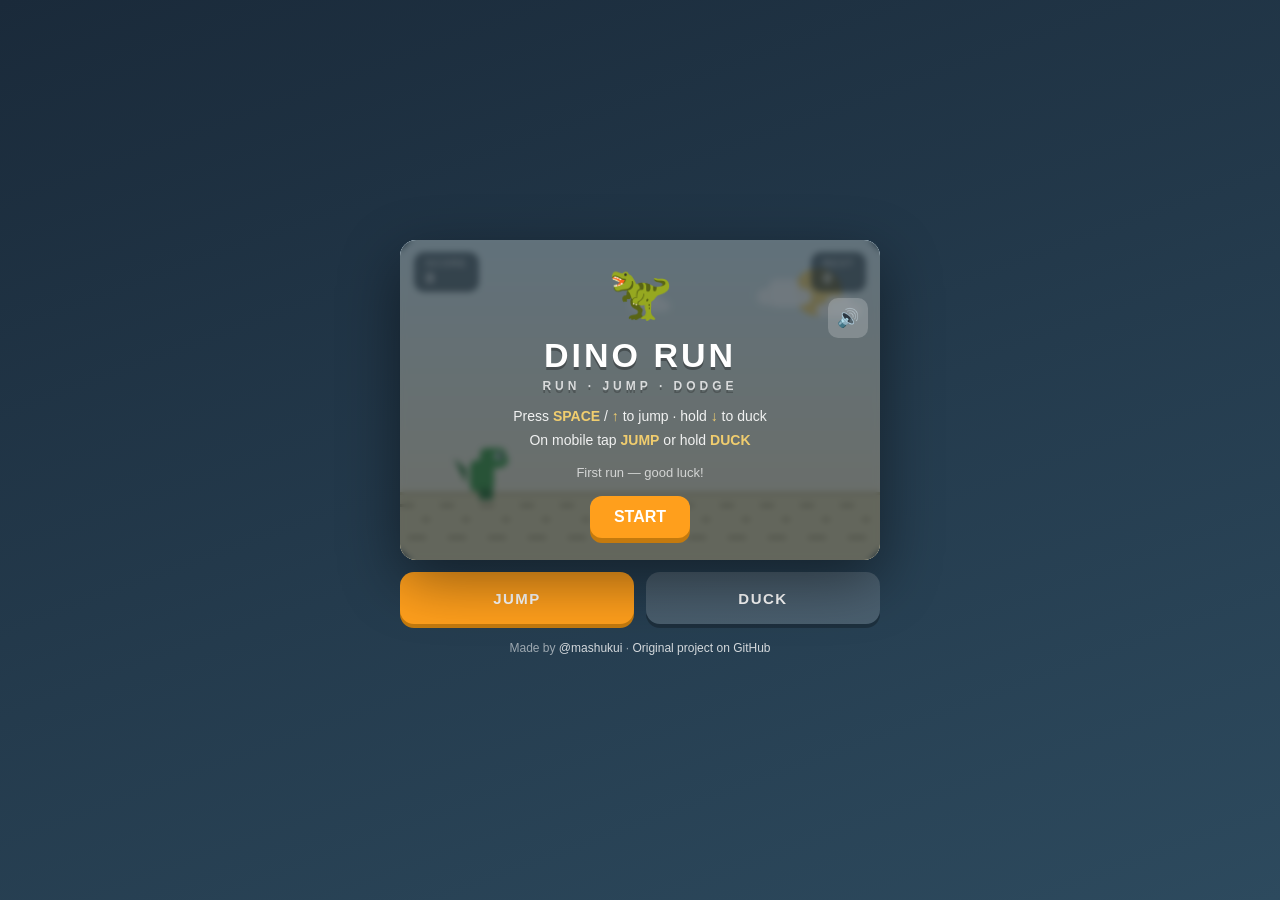
<file: games/dino-run/index.html>
<!DOCTYPE html>
<html lang="en" data-title-key="dinoRun.docTitle">
<head>
<meta charset="UTF-8">
<meta name="viewport" content="width=device-width, initial-scale=1.0, user-scalable=no, viewport-fit=cover">
<title>Dino Run — Free Online Endless Runner Game</title>
<meta name="description" content="Play Dino Run free in your browser. Jump the cacti, duck the birds, survive as the speed climbs. No install, no signup. Works on mobile and desktop.">
<meta name="keywords" content="dino run,dinosaur game,endless runner,runner game,free online game,html5 game,jump game,browser game">
<meta name="author" content="mashukui">
<meta property="og:title" content="Dino Run — Free Online Endless Runner Game">
<meta property="og:description" content="Jump the cacti, duck the birds. How far can you run before the desert gets you?">
<meta property="og:type" content="website">
<link rel="icon" href="data:image/svg+xml,<svg xmlns='http://www.w3.org/2000/svg' viewBox='0 0 100 100'><text y='.9em' font-size='90'>🦖</text></svg>">
<style>
  * { margin: 0; padding: 0; box-sizing: border-box; -webkit-tap-highlight-color: transparent; }
  html { height: 100%; }
  body {
    font-family: -apple-system, BlinkMacSystemFont, "Segoe UI", Roboto, Helvetica, Arial, sans-serif;
    background: linear-gradient(160deg, #1a2a3a 0%, #2d4a5e 100%);
    display: flex; flex-direction: column; align-items: center; justify-content: center;
    justify-content: safe center;
    min-height: 100vh; min-height: 100svh; padding: 12px; user-select: none; touch-action: none;
  }
  .wrap {
    position: relative;
    /* 画布 480×320：宽度同样要受可用高度反推约束，否则视口偏矮时 wrap 被
       flex 压扁、画布底部(地面与恐龙脚)溢出被 overflow:hidden 裁掉，滚也滚不到。
       1.5 = 480/320 */
    width: min(480px, 100%, max(200px, calc((100vh - 190px) * 1.5)));
    width: min(480px, 100%, max(200px, calc((100svh - 190px) * 1.5)));
    border-radius: 16px; overflow: hidden;
    box-shadow: 0 20px 60px rgba(0,0,0,.45);
  }
  canvas { display: block; width: 100%; height: auto; }
  .hud {
    position: absolute; top: 0; left: 0; right: 0;
    display: flex; justify-content: space-between; align-items: flex-start;
    padding: 12px 14px; pointer-events: none;
  }
  .hud-item {
    background: rgba(15, 30, 40, .55); border-radius: 10px; padding: 6px 12px;
    color: #fff; font-size: 15px; font-weight: 800; letter-spacing: 1px;
  }
  .hud-item small { font-weight: 600; opacity: .65; font-size: 10px; letter-spacing: 1px; display: block; }
  #mute-btn {
    position: absolute; top: 58px; right: 12px;
    background: rgba(255,255,255,.2); border-radius: 10px;
    width: 40px; height: 40px; font-size: 18px; padding: 0;
    cursor: pointer; z-index: 5; box-shadow: none; border: none;
  }
  .overlay {
    position: absolute; inset: 0;
    display: flex; flex-direction: column; align-items: center; justify-content: center;
    gap: 12px; text-align: center; padding: 20px;
    background: rgba(15, 30, 40, .6); backdrop-filter: blur(3px); color: #fff;
  }
  .hidden { display: none !important; }
  .title { font-size: 34px; font-weight: 800; letter-spacing: 3px; text-shadow: 0 3px 0 rgba(0,0,0,.3); }
  .title .sub { display: block; font-size: 12px; font-weight: 600; opacity: .75; letter-spacing: 4px; margin-top: 4px; }
  .icon-big { font-size: 52px; animation: float 2s ease-in-out infinite; }
  @keyframes float { 0%,100% { transform: translateY(0) } 50% { transform: translateY(-10px) } }
  .tip { font-size: 14px; opacity: .9; line-height: 1.7; }
  .tip b { color: #ffd76e; }
  .best { font-size: 13px; opacity: .7; }
  .score-final { font-size: 48px; font-weight: 800; text-shadow: 0 4px 0 rgba(0,0,0,.3); }
  .medal { font-size: 34px; }
  .over-title { font-size: 20px; font-weight: 800; letter-spacing: 2px; }
  .btn-row { display: flex; gap: 10px; margin-top: 4px; flex-wrap: wrap; justify-content: center; }
  button {
    border: none; border-radius: 12px; padding: 12px 24px;
    font-size: 16px; font-weight: 700; cursor: pointer;
    transition: transform .12s ease, box-shadow .12s ease; font-family: inherit;
  }
  button:active { transform: scale(.95); }
  .btn-primary { background: #ff9f1c; color: #fff; box-shadow: 0 5px 0 #c47a0e; }
  .btn-primary:active { box-shadow: 0 2px 0 #c47a0e; }
  .btn-ghost { background: rgba(255,255,255,.15); color: #fff; box-shadow: 0 5px 0 rgba(0,0,0,.25); }
  .btn-ghost:active { box-shadow: 0 2px 0 rgba(0,0,0,.25); }
  .new-record {
    background: #ffd76e; color: #5a3e00; font-size: 12px; font-weight: 800;
    padding: 4px 14px; border-radius: 999px; animation: pulse 1s ease-in-out infinite;
  }
  @keyframes pulse { 0%,100% { transform: scale(1) } 50% { transform: scale(1.08) } }
  .paused-tag {
    position: absolute; top: 50%; left: 50%; transform: translate(-50%, -50%);
    background: rgba(15,30,40,.75); color: #fff; font-weight: 800; letter-spacing: 3px;
    padding: 12px 30px; border-radius: 12px; z-index: 4;
  }
  /* on-screen controls — every device gets them, so touch players are never stuck */
  .touch-row {
    display: flex; gap: 12px; margin-top: 12px;
    width: min(480px, 100%, max(200px, calc((100vh - 190px) * 1.5)));
    width: min(480px, 100%, max(200px, calc((100svh - 190px) * 1.5)));
  }
  .touch-row button {
    flex: 1; min-height: 52px; border-radius: 14px;
    font-size: 15px; font-weight: 800; letter-spacing: 1.5px;
  }
  .btn-jump { background: #ff9f1c; color: #fff; box-shadow: 0 4px 0 #c47a0e; }
  .btn-duck { background: rgba(255,255,255,.16); color: #fff; box-shadow: 0 4px 0 rgba(0,0,0,.25); }
  .footer {
    margin-top: 14px; color: rgba(255,255,255,.55); font-size: 12px;
    text-align: center; line-height: 1.8;
  }
  .footer a { color: rgba(255,255,255,.8); text-decoration: none; }
  .footer a:hover { color: #ffd76e; }
</style>

</head>
<body data-wg-home>

<div class="wrap" id="wrap">
  <canvas id="game" width="480" height="320"></canvas>
  <div class="hud">
    <div class="hud-item"><small data-i18n="dinoRun.hudScore">SCORE</small><span id="hud-score">0</span></div>
    <div class="hud-item"><small data-i18n="dinoRun.hudBest">BEST</small><span id="hud-best">0</span></div>
  </div>
  <button id="mute-btn" data-i18n-title="common.toggleSound" title="Toggle sound">🔊</button>
  <div class="paused-tag hidden" id="paused-tag" data-i18n="common.paused">PAUSED</div>

  <div class="overlay" id="start-overlay">
    <div class="icon-big">🦖</div>
    <div class="title"><span data-i18n="dinoRun.title">DINO RUN</span><span class="sub" data-i18n="dinoRun.subtitle">RUN · JUMP · DODGE</span></div>
    <div class="tip" data-i18n-html="dinoRun.tip">Press <b>SPACE</b> / <b>↑</b> to jump · hold <b>↓</b> to duck<br>On mobile tap <b>JUMP</b> or hold <b>DUCK</b></div>
    <div class="best" id="start-best"></div>
    <div class="btn-row"><button class="btn-primary" id="btn-start" data-i18n="common.start">START</button></div>
  </div>

  <div class="overlay hidden" id="over-overlay">
    <div class="medal" id="medal">🥉</div>
    <div class="over-title" data-i18n="dinoRun.over">GAME OVER</div>
    <div class="score-final" id="final-score">0</div>
    <div class="new-record hidden" id="new-record" data-i18n="common.newRecord">🏆 NEW RECORD!</div>
    <div class="best" id="over-best"></div>
    <div class="btn-row">
      <button class="btn-primary" id="btn-retry" data-i18n="common.playAgain">PLAY AGAIN</button>
      <button class="btn-ghost" id="btn-share" data-i18n="common.shareScore">SHARE SCORE</button>
    </div>
  </div>
</div>

<div class="touch-row">
  <button class="btn-jump" id="btn-jump" data-i18n="dinoRun.btnJump">JUMP</button>
  <button class="btn-duck" id="btn-duck" data-i18n="dinoRun.btnDuck">DUCK</button>
</div>

<div class="footer">
  <span data-i18n="common.madeBy">Made by</span> <a href="https://github.com/mashukui" target="_blank" rel="noopener">@mashukui</a> ·
  <a href="https://github.com/mashukui/web-games" target="_blank" rel="noopener noreferrer">Original project on GitHub</a>
</div>

<script>
(function () {
  'use strict';

  // ===== Canvas =====
  var canvas = document.getElementById('game');
  var ctx = canvas.getContext('2d');
  var W = 480, H = 320;
  var GROUND = 252;              // y of the ground line
  var SKY = '#e8f4f8';

  function fitDPR() {
    var dpr = window.devicePixelRatio || 1;
    canvas.width = W * dpr; canvas.height = H * dpr;
    ctx.setTransform(dpr, 0, 0, dpr, 0, 0);
  }
  fitDPR();
  window.addEventListener('resize', fitDPR);

  if (!ctx.roundRect) {
    CanvasRenderingContext2D.prototype.roundRect = function (x, y, w, h, r) {
      r = Math.min(r, w / 2, h / 2);
      this.moveTo(x + r, y);
      this.arcTo(x + w, y, x + w, y + h, r);
      this.arcTo(x + w, y + h, x, y + h, r);
      this.arcTo(x, y + h, x, y, r);
      this.arcTo(x, y, x + w, y, r);
      this.closePath();
      return this;
    };
  }

  // ===== Sound =====
  var audioCtx = null, muted = false;
  function beep(freq, dur, type, vol) {
    if (muted) return;
    try {
      audioCtx = audioCtx || new (window.AudioContext || window.webkitAudioContext)();
      if (audioCtx.state === 'suspended') audioCtx.resume();
      var o = audioCtx.createOscillator(), g = audioCtx.createGain();
      o.type = type || 'sine'; o.frequency.value = freq;
      g.gain.setValueAtTime(vol || 0.12, audioCtx.currentTime);
      g.gain.exponentialRampToValueAtTime(0.001, audioCtx.currentTime + dur);
      o.connect(g); g.connect(audioCtx.destination);
      o.start(); o.stop(audioCtx.currentTime + dur);
    } catch (e) {}
  }
  var sfx = {
    jump:  function () { beep(430, 0.09, 'square', 0.07); setTimeout(function () { beep(700, 0.07, 'square', 0.05); }, 60); },
    land:  function () { beep(160, 0.05, 'sine', 0.05); },
    point: function () { beep(880, 0.07, 'square', 0.06); setTimeout(function () { beep(1180, 0.08, 'square', 0.05); }, 70); },
    duck:  function () { beep(240, 0.04, 'sine', 0.04); },
    hit:   function () { beep(200, 0.22, 'sawtooth', 0.14); setTimeout(function () { beep(110, 0.3, 'sawtooth', 0.12); }, 120); }
  };
  var muteBtn = document.getElementById('mute-btn');
  muteBtn.addEventListener('click', function (e) {
    e.stopPropagation(); muted = !muted;
    muteBtn.textContent = muted ? '🔇' : '🔊';
  });

  // ===== State =====
  var STATE = { READY: 0, PLAYING: 1, PAUSED: 2, OVER: 3 };
  var state = STATE.READY;
  var BEST_KEY = 'dino_run_best_v1';
  var best = parseInt(localStorage.getItem(BEST_KEY) || '0', 10) || 0;

  var DW = 36, DH = 42, DUCK_W = 50, DUCK_H = 26;   // dino boxes
  var GRAV = 0.85, JUMP_V = -12.2;                   // 滞空≈29帧(0.48s) 峰值≈88px

  var dino, obstacles, clouds, speed, distance, score, spawnT, spawnGap;
  var legT, groundOff, shake, flashT, duckHeld, milestone;
  var frames = 0;

  function reset() {
    dino = { x: 70, y: GROUND - DH, vy: 0, onGround: true, ducking: false };
    obstacles = []; clouds = [];
    speed = 5.4; distance = 0; score = 0; spawnT = 0; spawnGap = 230;
    legT = 0; groundOff = 0; shake = 0; flashT = 0; milestone = 0;
    duckHeld = false;
    for (var i = 0; i < 4; i++) {
      clouds.push({ x: Math.random() * W, y: 30 + Math.random() * 60, s: 0.6 + Math.random() * 0.6 });
    }
    updateHud();
  }

  function updateHud() {
    document.getElementById('hud-score').textContent = score;
    document.getElementById('hud-best').textContent = best;
  }

  // ===== DOM =====
  var startOverlay = document.getElementById('start-overlay');
  var overOverlay = document.getElementById('over-overlay');
  var pausedTag = document.getElementById('paused-tag');
  function refreshBest() {
    document.getElementById('start-best').textContent = best > 0 ? '🏅 Best score: ' + best : 'First run — good luck!';
    document.getElementById('over-best').textContent = 'Best: ' + best;
  }
  refreshBest();

  // ===== Input =====
  function jump() {
    if (state === STATE.READY) { startGame(); return; }
    if (state === STATE.OVER) { retry(); return; }
    if (state !== STATE.PLAYING) return;
    if (dino.onGround) {
      dino.vy = JUMP_V; dino.onGround = false; dino.ducking = false;
      sfx.jump();
    }
  }
  function setDuck(on) {
    duckHeld = on;
    if (on && state === STATE.PLAYING && dino.onGround && !dino.ducking) sfx.duck();
  }
  function togglePause() {
    if (state === STATE.PLAYING) { state = STATE.PAUSED; pausedTag.classList.remove('hidden'); }
    else if (state === STATE.PAUSED) { state = STATE.PLAYING; pausedTag.classList.add('hidden'); }
  }

  window.addEventListener('keydown', function (e) {
    var k = (e.key || '').toLowerCase();
    if (k === ' ' || k === 'spacebar' || k === 'arrowup' || k === 'w') {
      e.preventDefault();
      if (!e.repeat) jump();
    } else if (k === 'arrowdown' || k === 's') {
      e.preventDefault(); setDuck(true);
    } else if (k === 'p' || k === 'escape') {
      e.preventDefault(); togglePause();
    }
  });
  window.addEventListener('keyup', function (e) {
    var k = (e.key || '').toLowerCase();
    if (k === 'arrowdown' || k === 's') setDuck(false);
  });

  // tap anywhere on the canvas = jump
  document.getElementById('wrap').addEventListener('pointerdown', function (e) {
    if (e.target && e.target.id === 'mute-btn') return;
    if (e.target && e.target.closest && e.target.closest('.btn-row')) return;  // overlay buttons handle themselves
    jump();
  });

  // on-screen buttons: hold DUCK, tap JUMP
  var btnDuck = document.getElementById('btn-duck');
  document.getElementById('btn-jump').addEventListener('pointerdown', function (e) {
    e.preventDefault(); jump();
  });
  btnDuck.addEventListener('pointerdown', function (e) {
    e.preventDefault(); setDuck(true);
    if (this.setPointerCapture && e.pointerId !== undefined) {
      try { this.setPointerCapture(e.pointerId); } catch (err) {}
    }
  });
  ['pointerup', 'pointercancel', 'pointerleave', 'lostpointercapture'].forEach(function (ev) {
    btnDuck.addEventListener(ev, function () { setDuck(false); });
  });

  function startGame() {
    reset(); state = STATE.PLAYING;
    startOverlay.classList.add('hidden');
    overOverlay.classList.add('hidden');
    pausedTag.classList.add('hidden');
  }
  function retry() { startGame(); }
  document.getElementById('btn-start').addEventListener('click', startGame);
  document.getElementById('btn-retry').addEventListener('click', retry);

  document.getElementById('btn-share').addEventListener('click', function () {
    var full = 'I scored ' + score + ' in Dino Run! Can you beat me? ' + location.href;
    function done() {
      var b = document.getElementById('btn-share');
      b.textContent = 'Copied!';
      setTimeout(function () { b.textContent = 'SHARE SCORE'; }, 1500);
    }
    if (navigator.clipboard && navigator.clipboard.writeText) {
      navigator.clipboard.writeText(full).then(done, function () { fallbackCopy(full, done); });
    } else fallbackCopy(full, done);
  });
  function fallbackCopy(text, done) {
    var ta = document.createElement('textarea');
    ta.value = text; ta.style.position = 'fixed'; ta.style.opacity = '0';
    document.body.appendChild(ta); ta.select();
    try { document.execCommand('copy'); done(); } catch (e) {}
    document.body.removeChild(ta);
  }

  // ===== Spawning =====
  function spawnObstacle() {
    var canBird = score > 300;
    var kind = (canBird && Math.random() < 0.28) ? 'bird' : 'cactus';
    if (kind === 'bird') {
      // 两个飞行高度，靠"蹲"来区分：
      //   low  —— 站立/跳跃都会撞，必须按住 ↓ 蹲下钻过去
      //   high —— 站着跑就没事，跳起来反而会撞
      var low = Math.random() < 0.55;
      obstacles.push({
        kind: 'bird', x: W + 20, w: 34, h: 26,
        y: low ? GROUND - 58 : GROUND - 96,
        wing: 0
      });
    } else {
      var big = Math.random() < 0.42;
      var n = (!big && Math.random() < 0.3) ? 2 : 1;     // doubles
      var oh = big ? 50 : 34, ow = big ? 24 : 16;
      obstacles.push({ kind: 'cactus', x: W + 20, w: ow * n + (n - 1) * 4, h: oh, y: GROUND - oh, n: n, ow: ow, big: big, wing: 0 });
    }
    // ★ 障碍间距必须按「时间」算，不能按「像素」算。
    //   跳跃一次滞空约 29 帧，落地后还要留几帧反应 —— 到达间隔低于约 34 帧
    //   就会落进「落地即撞」的共振区（第二个障碍恰在下坠段/刚落地那几帧通过，
    //   任何操作都救不回来）。所以均值全程守在安全线上方，只留 ±15% 抖动去探。
    //   旧写法 Math.max(48, 96 - speed*3.2) 是像素间距 → 速度涨、间距还缩，
    //   到达间隔随速度平方反比塌到 4 帧（实测机器人 20 局全部死在开局速度 5.4 上）。
    var T = Math.max(28, 38 - (speed - 5.4) * 1.6);   // 目标到达间隔(帧)
    spawnGap = speed * T * (0.75 + Math.random() * 0.5);
  }

  function dinoBox() {
    if (dino.ducking) {
      return { x: dino.x, y: GROUND - DUCK_H, w: DUCK_W, h: DUCK_H };
    }
    return { x: dino.x, y: dino.y, w: DW, h: DH };
  }

  function hitTest(a, b) {
    var pad = 5;   // forgiving hitbox — pixel-perfect deaths feel unfair
    return a.x + pad < b.x + b.w && a.x + a.w - pad > b.x &&
           a.y + pad < b.y + b.h && a.y + a.h - pad > b.y;
  }

  // ===== Update =====
  function update(dt) {
    frames++;
    if (shake > 0) shake = Math.max(0, shake - 0.08 * dt);
    if (flashT > 0) flashT = Math.max(0, flashT - 0.05 * dt);

    // clouds drift in every state, so the start screen is not frozen
    for (var c = 0; c < clouds.length; c++) {
      clouds[c].x -= (state === STATE.PLAYING ? speed * 0.22 : 0.5) * dt * clouds[c].s;
      if (clouds[c].x < -70) {
        clouds[c].x = W + 30 + Math.random() * 60;
        clouds[c].y = 26 + Math.random() * 66;
        clouds[c].s = 0.6 + Math.random() * 0.6;
      }
    }
    if (state !== STATE.PLAYING) return;

    // dino physics
    dino.vy += GRAV * dt;
    dino.y += dino.vy * dt;
    if (dino.y >= GROUND - DH) {
      if (!dino.onGround) sfx.land();
      dino.y = GROUND - DH; dino.vy = 0; dino.onGround = true;
    } else {
      dino.onGround = false;
    }
    dino.ducking = duckHeld && dino.onGround;
    if (dino.onGround) legT += (speed * 0.09) * dt;

    // world scroll
    distance += speed * dt;
    groundOff = (groundOff + speed * dt) % 40;
    var newScore = Math.floor(distance / 10);
    if (newScore !== score) {
      var passed = Math.floor(newScore / 100) > Math.floor(score / 100);
      score = newScore;
      updateHud();
      if (passed) { milestone = 1; sfx.point(); }
    }
    if (milestone > 0) milestone = Math.max(0, milestone - 0.04 * dt);

    // speed ramp
    speed = Math.min(11, 5.4 + Math.floor(score / 100) * 0.5);

    // obstacles
    for (var i = obstacles.length - 1; i >= 0; i--) {
      var o = obstacles[i];
      o.x -= speed * dt;
      if (o.kind === 'bird') o.wing += 0.22 * dt;
      if (o.x + o.w < -20) { obstacles.splice(i, 1); continue; }
      if (hitTest(dinoBox(), o)) return die();
    }

    spawnT += speed * dt;
    if (spawnT >= spawnGap) { spawnT = 0; spawnObstacle(); }
  }

  function die() {
    state = STATE.OVER;
    shake = 1; flashT = 1;
    sfx.hit();
    var isRecord = score > best;
    if (isRecord) { best = score; localStorage.setItem(BEST_KEY, String(best)); }
    document.getElementById('final-score').textContent = score;
    document.getElementById('new-record').classList.toggle('hidden', !isRecord);
    document.getElementById('medal').textContent =
      score >= 1000 ? '👑' : score >= 600 ? '🥇' : score >= 300 ? '🥈' : score >= 100 ? '🥉' : '🦎';
    refreshBest();
    overOverlay.classList.remove('hidden');
  }

  // ===== Draw =====
  function drawDino() {
    var ducking = dino.ducking;
    var x = dino.x;
    var y = ducking ? GROUND - DUCK_H : dino.y;
    var w = ducking ? DUCK_W : DW;
    var h = ducking ? DUCK_H : DH;
    var body = '#4ea24e', dark = '#3b7d3b';

    ctx.save();
    if (flashT > 0) { ctx.globalAlpha = 0.55 + 0.45 * Math.abs(Math.sin(frames * 0.9)); }

    // tail
    ctx.fillStyle = dark;
    ctx.beginPath();
    ctx.moveTo(x - 4, y + h * 0.45);
    ctx.lineTo(x - 16, y + h * 0.2);
    ctx.lineTo(x - 4, y + h * 0.8);
    ctx.closePath(); ctx.fill();

    // body
    ctx.fillStyle = body;
    ctx.beginPath(); ctx.roundRect(x, y + 10, w - 12, h - 10, 7); ctx.fill();

    // head
    var hx = x + w - 26, hy = y - 2;
    ctx.beginPath(); ctx.roundRect(hx, hy, 26, 20, 6); ctx.fill();
    // snout
    ctx.beginPath(); ctx.roundRect(hx + 18, hy + 8, 10, 9, 3); ctx.fill();

    // eye
    ctx.fillStyle = '#fff';
    ctx.beginPath(); ctx.roundRect(hx + 15, hy + 4, 8, 8, 2); ctx.fill();
    ctx.fillStyle = '#16301c';
    ctx.beginPath(); ctx.arc(hx + 20, hy + 8, 2.4, 0, Math.PI * 2); ctx.fill();

    // legs (two-frame run cycle)
    ctx.fillStyle = dark;
    if (ducking) {
      ctx.beginPath(); ctx.roundRect(x + 6, GROUND - 8, 10, 8, 2); ctx.fill();
      ctx.beginPath(); ctx.roundRect(x + 26, GROUND - 8, 10, 8, 2); ctx.fill();
    } else {
      var swing = Math.sin(legT) > 0;
      var legY = y + h - 4;
      ctx.beginPath(); ctx.roundRect(x + (swing ? 5 : 9), legY, 8, 12, 3); ctx.fill();
      ctx.beginPath(); ctx.roundRect(x + (swing ? 19 : 15), legY, 8, 12, 3); ctx.fill();
    }
    ctx.restore();
  }

  function drawCactus(o) {
    ctx.fillStyle = '#3f8f4f';
    var n = o.n || 1;
    for (var i = 0; i < n; i++) {
      var bx = o.x + i * (o.ow + 4);
      ctx.beginPath(); ctx.roundRect(bx, o.y, o.ow, o.h, 6); ctx.fill();
      // arms
      ctx.beginPath(); ctx.roundRect(bx - 7, o.y + o.h * 0.34, 8, 6, 3); ctx.fill();
      ctx.beginPath(); ctx.roundRect(bx - 7, o.y + o.h * 0.34, 6, o.h * 0.26, 3); ctx.fill();
      ctx.beginPath(); ctx.roundRect(bx + o.ow - 1, o.y + o.h * 0.22, 8, 6, 3); ctx.fill();
      ctx.beginPath(); ctx.roundRect(bx + o.ow + 1, o.y + o.h * 0.22, 6, o.h * 0.3, 3); ctx.fill();
    }
  }

  function drawBird(o) {
    var up = Math.sin(o.wing) > 0;
    ctx.fillStyle = '#3a4a58';
    ctx.beginPath(); ctx.ellipse(o.x + o.w / 2, o.y + o.h / 2, 14, 8, 0, 0, Math.PI * 2); ctx.fill();
    ctx.beginPath(); ctx.arc(o.x + o.w - 4, o.y + o.h / 2 - 5, 6, 0, Math.PI * 2); ctx.fill();
    ctx.fillStyle = '#e8a33d';
    ctx.beginPath();
    ctx.moveTo(o.x + o.w + 1, o.y + o.h / 2 - 5);
    ctx.lineTo(o.x + o.w + 10, o.y + o.h / 2 - 2);
    ctx.lineTo(o.x + o.w + 1, o.y + o.h / 2 + 1);
    ctx.closePath(); ctx.fill();
    ctx.fillStyle = '#4a5c6b';
    if (up) {
      ctx.beginPath(); ctx.ellipse(o.x + 10, o.y + 2, 12, 6, -0.5, 0, Math.PI * 2); ctx.fill();
    } else {
      ctx.beginPath(); ctx.ellipse(o.x + 10, o.y + o.h - 2, 12, 6, 0.5, 0, Math.PI * 2); ctx.fill();
    }
  }

  function draw() {
    ctx.save();
    if (shake > 0) {
      ctx.translate((Math.random() - 0.5) * 8 * shake, (Math.random() - 0.5) * 8 * shake);
    }

    // sky
    var sky = ctx.createLinearGradient(0, 0, 0, GROUND);
    sky.addColorStop(0, '#dceef7');
    sky.addColorStop(1, '#f2e7cf');
    ctx.fillStyle = sky;
    ctx.fillRect(0, 0, W, GROUND + 2);

    // sun
    ctx.fillStyle = 'rgba(255,214,110,.85)';
    ctx.beginPath(); ctx.arc(W - 62, 52, 24, 0, Math.PI * 2); ctx.fill();

    // clouds
    ctx.fillStyle = 'rgba(255,255,255,.9)';
    for (var c = 0; c < clouds.length; c++) {
      var cl = clouds[c];
      ctx.beginPath(); ctx.roundRect(cl.x, cl.y, 46 * cl.s, 14 * cl.s, 7 * cl.s); ctx.fill();
      ctx.beginPath(); ctx.roundRect(cl.x + 10 * cl.s, cl.y - 8 * cl.s, 26 * cl.s, 14 * cl.s, 7 * cl.s); ctx.fill();
    }

    // ground
    ctx.fillStyle = '#e2d3ab';
    ctx.fillRect(0, GROUND, W, H - GROUND);
    ctx.fillStyle = '#c9b88c';
    ctx.fillRect(0, GROUND, W, 3);
    ctx.fillStyle = 'rgba(120,102,66,.5)';
    for (var g = -1; g < 14; g++) {
      var gx = g * 40 - groundOff;
      ctx.fillRect(gx, GROUND + 12, 14, 3);
      ctx.fillRect(gx + 22, GROUND + 26, 8, 3);
      ctx.fillRect(gx + 8, GROUND + 44, 18, 3);
    }

    // obstacles
    for (var i = 0; i < obstacles.length; i++) {
      if (obstacles[i].kind === 'bird') drawBird(obstacles[i]);
      else drawCactus(obstacles[i]);
    }

    drawDino();

    // milestone flash
    if (milestone > 0) {
      ctx.fillStyle = 'rgba(255,255,255,' + (milestone * 0.35) + ')';
      ctx.fillRect(0, 0, W, H);
    }
    ctx.restore();
  }

  // ===== Loop =====
  var last = performance.now();
  function loop(now) {
    // next frame first: one broken frame must never kill the whole loop
    requestAnimationFrame(loop);
    var dt = Math.min((now - last) / 16.666, 2.5);
    last = now;
    update(dt);
    draw();
  }
  reset();
  requestAnimationFrame(loop);

  document.addEventListener('visibilitychange', function () { last = performance.now(); });
})();
</script>
</body>
</html>
</file>
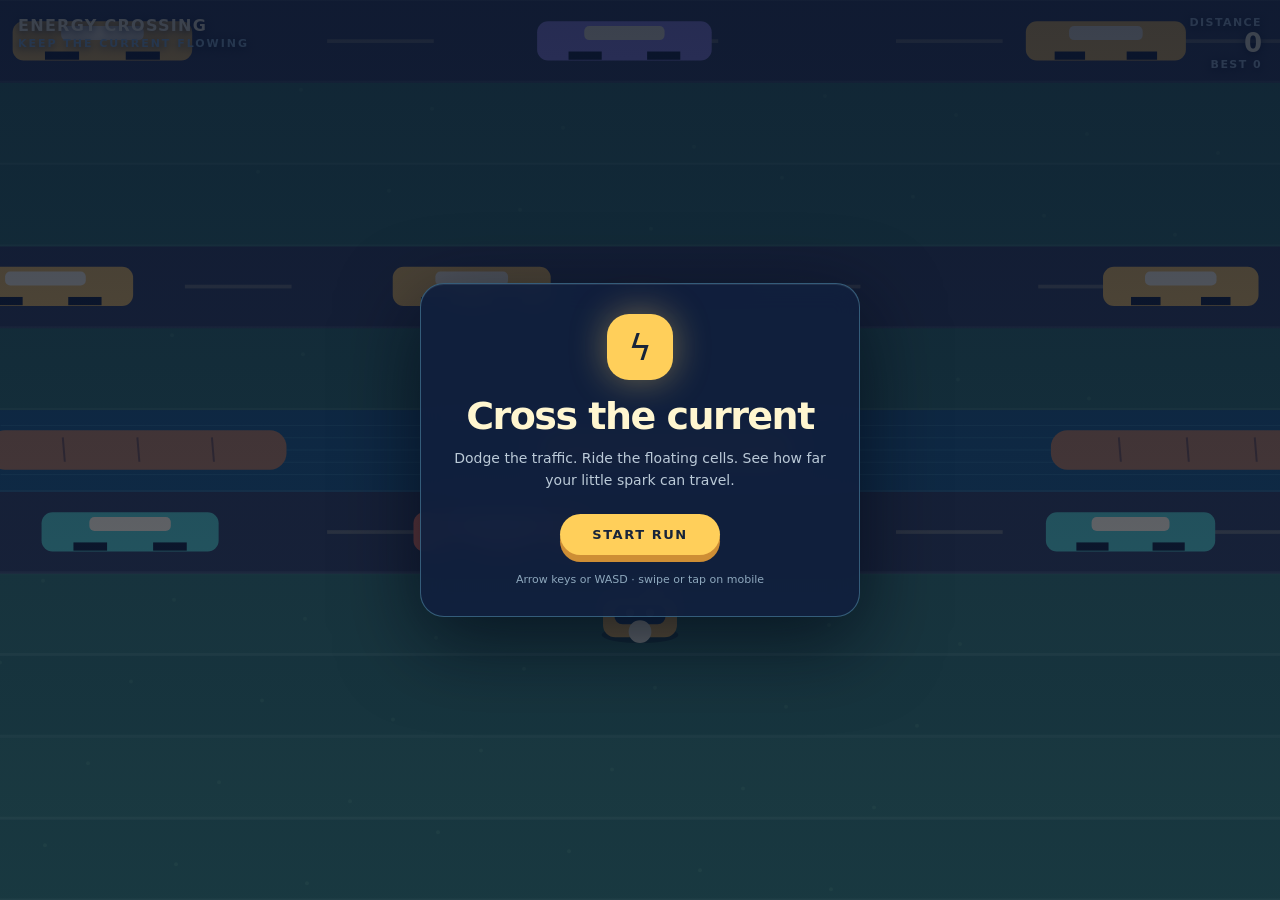
<file: games/energy-crossing/index.html>
<!doctype html>
<html lang="en">
<head>
  <meta charset="utf-8">
  <meta name="viewport" content="width=device-width, initial-scale=1, viewport-fit=cover">
  <meta name="theme-color" content="#09152d">
  <title>Energy Crossing</title>
  <style>
    :root { color-scheme: dark; font-family: Inter, ui-rounded, system-ui, -apple-system, BlinkMacSystemFont, "Segoe UI", sans-serif; }
    * { box-sizing: border-box; }
    html, body { width: 100%; height: 100%; margin: 0; overflow: hidden; background: #09152d; }
    body { color: #f7f4e9; }
    #game { position: relative; width: 100%; height: 100%; min-height: 420px; overflow: hidden; background: #09152d; }
    canvas { display: block; width: 100%; height: 100%; touch-action: none; }
    .hud { position: absolute; inset: 16px 18px auto; display: flex; align-items: flex-start; justify-content: space-between; pointer-events: none; text-shadow: 0 2px 8px #061024; }
    .brand { display: grid; gap: 2px; font-size: 11px; font-weight: 800; letter-spacing: .18em; color: #93b9cf; text-transform: uppercase; }
    .brand strong { color: #fff6d0; font-size: 16px; letter-spacing: .08em; }
    .score { text-align: right; font-size: 11px; font-weight: 800; letter-spacing: .13em; color: #a8c2d2; text-transform: uppercase; }
    .score strong { display: block; color: #fff6d0; font-size: 26px; line-height: 1.1; letter-spacing: 0; }
    .screen { position: absolute; inset: 0; display: grid; place-items: center; padding: 24px; background: linear-gradient(180deg, #08132bcc, #08132d8c); }
    .screen[hidden] { display: none; }
    .panel { width: min(440px, 100%); padding: 30px 28px; border: 1px solid #6bb8d866; border-radius: 24px; background: #101f3def; box-shadow: 0 24px 80px #020715aa, inset 0 1px #ffffff14; text-align: center; backdrop-filter: blur(12px); }
    .bolt { width: 66px; height: 66px; margin: 0 auto 14px; display: grid; place-items: center; border-radius: 22px; background: #ffcf5a; color: #17243a; font-size: 36px; box-shadow: 0 0 36px #ffd26366; }
    h1 { margin: 0; color: #fff6d0; font-size: clamp(26px, 6vw, 38px); letter-spacing: -.04em; }
    .panel p { margin: 10px 0 22px; color: #bbcad8; font-size: 14px; line-height: 1.55; }
    .start { min-width: 160px; padding: 13px 22px; border: 0; border-radius: 999px; background: #ffcf5a; color: #17243a; font: inherit; font-size: 13px; font-weight: 900; letter-spacing: .12em; cursor: pointer; box-shadow: 0 7px 0 #ce8e35; transition: transform .12s, box-shadow .12s; }
    .start:hover { transform: translateY(-2px); box-shadow: 0 9px 0 #ce8e35; }
    .start:active { transform: translateY(3px); box-shadow: 0 3px 0 #ce8e35; }
    .hint { margin-top: 18px; color: #8ea8bd; font-size: 11px; }
    .touchpad { position: absolute; right: max(20px, env(safe-area-inset-right)); bottom: max(22px, env(safe-area-inset-bottom)); display: none; grid-template: repeat(2, 48px) / repeat(3, 48px); gap: 5px; }
    .touchpad button { border: 1px solid #d4e6f244; border-radius: 14px; color: #f8f4e7; background: #0c1b37cc; font-size: 20px; touch-action: manipulation; }
    .touchpad button[data-move="up"] { grid-area: 1 / 2; }
    .touchpad button[data-move="left"] { grid-area: 2 / 1; }
    .touchpad button[data-move="down"] { grid-area: 2 / 2; }
    .touchpad button[data-move="right"] { grid-area: 2 / 3; }
    @media (pointer: coarse), (max-width: 700px) {
      .touchpad { display: grid; }
      .hud { inset: 12px 14px auto; }
      .brand strong { font-size: 14px; }
      .score strong { font-size: 22px; }
      .panel { padding: 24px 20px; }
    }
  </style>
</head>
<body>
  <main id="game" aria-label="Energy Crossing game">
    <canvas id="field" aria-label="Cross the changing energy lanes"></canvas>
    <div class="hud">
      <div class="brand"><strong>Energy Crossing</strong><span>Keep the current flowing</span></div>
      <div class="score"><span>Distance</span><strong id="score">0</strong><span>Best <b id="best">0</b></span></div>
    </div>
    <div class="screen" id="screen">
      <section class="panel">
        <div class="bolt" aria-hidden="true">ϟ</div>
        <h1 id="screen-title">Cross the current</h1>
        <p id="screen-copy">Dodge the traffic. Ride the floating cells. See how far your little spark can travel.</p>
        <button class="start" id="start" type="button">START RUN</button>
        <div class="hint">Arrow keys or WASD · swipe or tap on mobile</div>
      </section>
    </div>
    <div class="touchpad" aria-label="Touch controls">
      <button data-move="up" aria-label="Move forward">↑</button>
      <button data-move="left" aria-label="Move left">←</button>
      <button data-move="down" aria-label="Move back">↓</button>
      <button data-move="right" aria-label="Move right">→</button>
    </div>
  </main>
  <script>
    (() => {
      const canvas = document.querySelector("#field");
      const ctx = canvas.getContext("2d");
      const screen = document.querySelector("#screen");
      const screenTitle = document.querySelector("#screen-title");
      const screenCopy = document.querySelector("#screen-copy");
      const startButton = document.querySelector("#start");
      const scoreText = document.querySelector("#score");
      const bestText = document.querySelector("#best");
      const cols = 9;
      let width = 0;
      let height = 0;
      let dpr = 1;
      let state = "title";
      let lastTime = 0;
      let elapsed = 0;
      let score = 0;
      let best = Number(localStorage.getItem("energy-crossing-best") || 0);
      let lanes = new Map();
      let player = { x: 4, row: 1 };
      let rideLog = null;
      let pointerStart = null;
      bestText.textContent = String(best);

      function resize() {
        const box = canvas.getBoundingClientRect();
        dpr = Math.min(window.devicePixelRatio || 1, 2);
        width = box.width;
        height = box.height;
        canvas.width = Math.round(width * dpr);
        canvas.height = Math.round(height * dpr);
        ctx.setTransform(dpr, 0, 0, dpr, 0, 0);
      }
      window.addEventListener("resize", resize);
      resize();

      function randomFor(row) {
        let seed = (row * 2654435761 + 374761393) >>> 0;
        return () => {
          seed = (seed + 0x6D2B79F5) >>> 0;
          let t = seed;
          t = Math.imul(t ^ (t >>> 15), t | 1);
          t ^= t + Math.imul(t ^ (t >>> 7), t | 61);
          return ((t ^ (t >>> 14)) >>> 0) / 4294967296;
        };
      }

      function laneFor(row) {
        if (lanes.has(row)) return lanes.get(row);
        let type = "grass";
        if (row > 1) {
          const pattern = ((row % 7) + 7) % 7;
          type = pattern === 3 ? "water" : (pattern === 1 || pattern === 2 || pattern === 5 ? "road" : "grass");
        }
        const lane = { row, type, objects: [], direction: row % 2 ? 1 : -1 };
        if (type !== "grass") {
          const random = randomFor(row);
          const count = type === "road" ? 3 : 3;
          const speed = (0.72 + random() * 0.6) * (type === "water" ? -1 : 1);
          for (let i = 0; i < count; i++) {
            lane.objects.push({
              x: i * 3.7 + random() * 1.5 - 1,
              width: type === "road" ? 1.05 + random() * 0.3 : 1.7 + random() * 0.55,
              speed,
              color: ["#ff7a59", "#f5bd4f", "#52c6b8", "#9c8be8"][Math.floor(random() * 4)]
            });
          }
        }
        lanes.set(row, lane);
        return lane;
      }

      function wrapObject(x) {
        const span = cols + 4;
        return ((x + 2) % span + span) % span - 2;
      }

      function resetRun() {
        lanes = new Map();
        player = { x: 4, row: 1 };
        rideLog = null;
        score = 0;
        elapsed = 0;
        state = "playing";
        screen.hidden = true;
        scoreText.textContent = "0";
        for (let row = -2; row < 13; row++) laneFor(row);
        lastTime = performance.now();
      }

      function endRun() {
        if (state !== "playing") return;
        state = "over";
        if (score > best) {
          best = score;
          localStorage.setItem("energy-crossing-best", String(best));
          bestText.textContent = String(best);
        }
        screenTitle.textContent = "Run complete";
        screenCopy.textContent = "You carried the current " + score + " lanes. Best: " + best + ".";
        startButton.textContent = "PLAY AGAIN";
        screen.hidden = false;
      }

      function distanceTo(a, b) {
        const span = cols + 4;
        let d = ((a - b + span / 2) % span + span) % span - span / 2;
        return Math.abs(d);
      }

      function isOnObject(lane, x, object) {
        return distanceTo(object.x, x) <= object.width / 2 + (lane.type === "road" ? 0.25 : 0.05);
      }

      function validatePlayer() {
        const lane = laneFor(player.row);
        if (lane.type === "road" && lane.objects.some((object) => isOnObject(lane, player.x, object))) {
          endRun();
          return;
        }
        if (lane.type === "water") {
          const log = lane.objects.find((object) => isOnObject(lane, player.x, object));
          if (!log) {
            endRun();
            return;
          }
          rideLog = log;
        } else {
          rideLog = null;
        }
      }

      function move(dx, dy) {
        if (state !== "playing") return;
        const nextX = Math.max(0, Math.min(cols - 1, player.x + dx));
        const nextRow = Math.max(1, player.row + dy);
        player.x = nextX;
        player.row = nextRow;
        score = Math.max(score, player.row - 1);
        scoreText.textContent = String(score);
        laneFor(player.row);
        validatePlayer();
      }

      function update(dt) {
        if (state !== "playing") return;
        elapsed += dt;
        const pace = 1 + Math.min(score, 80) * 0.012;
        for (const lane of lanes.values()) {
          if (lane.type !== "grass") {
            for (const object of lane.objects) object.x = wrapObject(object.x + object.speed * pace * dt);
          }
        }
        if (rideLog) {
          player.x += rideLog.speed * pace * dt;
          if (player.x < 0 || player.x > cols - 1) {
            endRun();
            return;
          }
        }
        validatePlayer();
        const low = Math.floor(player.row) - 4;
        const high = player.row + 10;
        for (let row = low; row <= high; row++) laneFor(row);
        for (const row of lanes.keys()) {
          if (row < low - 3 || row > high + 3) lanes.delete(row);
        }
      }

      function roundedRect(x, y, w, h, r, color) {
        ctx.fillStyle = color;
        ctx.beginPath();
        ctx.roundRect(x, y, w, h, r);
        ctx.fill();
      }

      function drawLane(lane, x, y, cellW, laneH) {
        if (lane.type === "grass") {
          ctx.fillStyle = lane.row % 2 ? "#316b5b" : "#2d6658";
          ctx.fillRect(0, y, width, laneH + 1);
          ctx.fillStyle = "#78b88d33";
          for (let i = 0; i < 8; i++) {
            const px = ((i * 131 + lane.row * 43) % Math.max(1, width));
            ctx.beginPath();
            ctx.arc(px, y + 8 + ((i * 19) % Math.max(1, laneH - 12)), 2, 0, Math.PI * 2);
            ctx.fill();
          }
        } else if (lane.type === "road") {
          ctx.fillStyle = "#30394d";
          ctx.fillRect(0, y, width, laneH + 1);
          ctx.fillStyle = "#e7dba44d";
          for (let x = ((lane.row % 2) * cellW); x < width; x += cellW * 2) {
            ctx.fillRect(x + cellW * 0.3, y + laneH * 0.48, cellW * 0.75, Math.max(2, laneH * 0.045));
          }
          lane.objects.forEach((object, index) => {
            const cx = (object.x + 0.5) * cellW;
            if (cx < -cellW * 2 || cx > width + cellW * 2) return;
            const carW = object.width * cellW;
            const carH = laneH * 0.48;
            const cy = y + laneH * 0.26;
            roundedRect(cx - carW / 2, cy, carW, carH, carH * 0.28, object.color);
            roundedRect(cx - carW * 0.23, cy + carH * 0.12, carW * 0.46, carH * 0.36, carH * 0.13, "#fff2cf");
            ctx.fillStyle = "#121b2b";
            ctx.fillRect(cx - carW * 0.32, cy + carH * 0.77, carW * 0.19, carH * 0.21);
            ctx.fillRect(cx + carW * 0.13, cy + carH * 0.77, carW * 0.19, carH * 0.21);
          });
        } else {
          ctx.fillStyle = "#1b5473";
          ctx.fillRect(0, y, width, laneH + 1);
          ctx.strokeStyle = "#75c8d333";
          ctx.lineWidth = 1;
          for (let i = 0; i < 5; i++) {
            const waveY = y + laneH * (0.2 + i * 0.15);
            ctx.beginPath();
            for (let x = 0; x <= width + 8; x += 8) {
              const waveX = x + Math.sin(elapsed * 2 + x * 0.025 + lane.row) * 4;
              if (x === 0) ctx.moveTo(waveX, waveY);
              else ctx.lineTo(waveX, waveY);
            }
            ctx.stroke();
          }
          lane.objects.forEach((object) => {
            const cx = (object.x + 0.5) * cellW;
            if (cx < -cellW * 2 || cx > width + cellW * 2) return;
            const logW = object.width * cellW;
            const logH = laneH * 0.48;
            const cy = y + laneH * 0.26;
            roundedRect(cx - logW / 2, cy, logW, logH, logH * 0.42, "#b97a4d");
            ctx.strokeStyle = "#744d3d";
            ctx.lineWidth = 2;
            for (let i = -1; i <= 1; i++) {
              const markX = cx + i * logW * 0.25;
              ctx.beginPath();
              ctx.moveTo(markX, cy + logH * 0.18);
              ctx.lineTo(markX + 2, cy + logH * 0.8);
              ctx.stroke();
            }
          });
        }
        ctx.strokeStyle = "#d8eee31a";
        ctx.beginPath();
        ctx.moveTo(0, y + laneH);
        ctx.lineTo(width, y + laneH);
        ctx.stroke();
      }

      function drawPlayer(cellW, laneH, y) {
        const x = (player.x + 0.5) * cellW;
        const bob = state === "playing" ? Math.sin(elapsed * 8) * Math.min(3, laneH * 0.05) : 0;
        const cy = y + laneH * 0.51 + bob;
        ctx.fillStyle = "#09132766";
        ctx.beginPath();
        ctx.ellipse(x, cy + laneH * 0.25, cellW * 0.27, laneH * 0.1, 0, 0, Math.PI * 2);
        ctx.fill();
        ctx.strokeStyle = "#fff2c5";
        ctx.lineWidth = 3;
        ctx.beginPath();
        ctx.moveTo(x, cy - laneH * 0.2);
        ctx.lineTo(x + cellW * 0.13, cy - laneH * 0.42);
        ctx.stroke();
        ctx.fillStyle = "#ffce59";
        ctx.beginPath();
        ctx.arc(x + cellW * 0.14, cy - laneH * 0.43, Math.max(3, cellW * 0.055), 0, Math.PI * 2);
        ctx.fill();
        roundedRect(x - cellW * 0.26, cy - laneH * 0.2, cellW * 0.52, laneH * 0.48, laneH * 0.15, "#f1bc55");
        roundedRect(x - cellW * 0.18, cy - laneH * 0.12, cellW * 0.36, laneH * 0.24, laneH * 0.1, "#204769");
        ctx.fillStyle = "#eaf8f4";
        ctx.beginPath();
        ctx.arc(x - cellW * 0.07, cy - laneH * 0.02, Math.max(2, cellW * 0.03), 0, Math.PI * 2);
        ctx.arc(x + cellW * 0.07, cy - laneH * 0.02, Math.max(2, cellW * 0.03), 0, Math.PI * 2);
        ctx.fill();
        ctx.fillStyle = "#fffbde";
        ctx.beginPath();
        ctx.arc(x, cy + laneH * 0.21, Math.max(3, cellW * 0.08), 0, Math.PI * 2);
        ctx.fill();
      }

      function draw() {
        if (!width || !height) return;
        ctx.clearRect(0, 0, width, height);
        const sky = ctx.createLinearGradient(0, 0, 0, height);
        sky.addColorStop(0, "#122849");
        sky.addColorStop(1, "#0a172e");
        ctx.fillStyle = sky;
        ctx.fillRect(0, 0, width, height);
        const cellW = width / cols;
        const laneH = Math.max(38, height / 11);
        const baseRow = Math.floor(player.row) - 2;
        const playerY = height - 2 * laneH - (player.row - baseRow) * laneH;
        const firstRow = Math.floor(player.row) - 5;
        const lastRow = Math.floor(player.row) + 8;
        for (let row = firstRow; row <= lastRow; row++) {
          const y = height - 2 * laneH - (row - baseRow) * laneH;
          drawLane(laneFor(row), 0, y, cellW, laneH);
        }
        drawPlayer(cellW, laneH, playerY);
      }

      function frame(now) {
        const dt = Math.min(0.04, Math.max(0, (now - lastTime) / 1000));
        lastTime = now;
        update(dt);
        draw();
        requestAnimationFrame(frame);
      }
      requestAnimationFrame((now) => { lastTime = now; frame(now); });

      function start() {
        screenTitle.textContent = "Cross the current";
        screenCopy.textContent = "Dodge the traffic. Ride the floating cells. See how far your little spark can travel.";
        startButton.textContent = "START RUN";
        resetRun();
      }
      startButton.addEventListener("click", start);

      function handleKey(event) {
        const key = event.key.toLowerCase();
        const moves = {
          arrowup: [0, 1], w: [0, 1],
          arrowdown: [0, -1], s: [0, -1],
          arrowleft: [-1, 0], a: [-1, 0],
          arrowright: [1, 0], d: [1, 0]
        };
        if (moves[key]) {
          event.preventDefault();
          if (!event.repeat) move(moves[key][0], moves[key][1]);
        }
      }
      window.addEventListener("keydown", handleKey);

      document.querySelectorAll("[data-move]").forEach((button) => {
        button.addEventListener("pointerdown", (event) => {
          event.preventDefault();
          const dir = button.dataset.move;
          const moves = { up: [0, 1], down: [0, -1], left: [-1, 0], right: [1, 0] };
          move(moves[dir][0], moves[dir][1]);
        });
      });

      canvas.addEventListener("pointerdown", (event) => {
        pointerStart = { x: event.clientX, y: event.clientY };
        canvas.setPointerCapture(event.pointerId);
      });
      canvas.addEventListener("pointerup", (event) => {
        if (!pointerStart) return;
        const dx = event.clientX - pointerStart.x;
        const dy = event.clientY - pointerStart.y;
        pointerStart = null;
        if (Math.max(Math.abs(dx), Math.abs(dy)) < 18) return;
        if (Math.abs(dx) > Math.abs(dy)) move(dx > 0 ? 1 : -1, 0);
        else move(0, dy < 0 ? 1 : -1);
      });

      document.addEventListener("visibilitychange", () => {
        if (document.hidden) lastTime = performance.now();
      });
    })();
  </script>
</body>
</html>
</file>
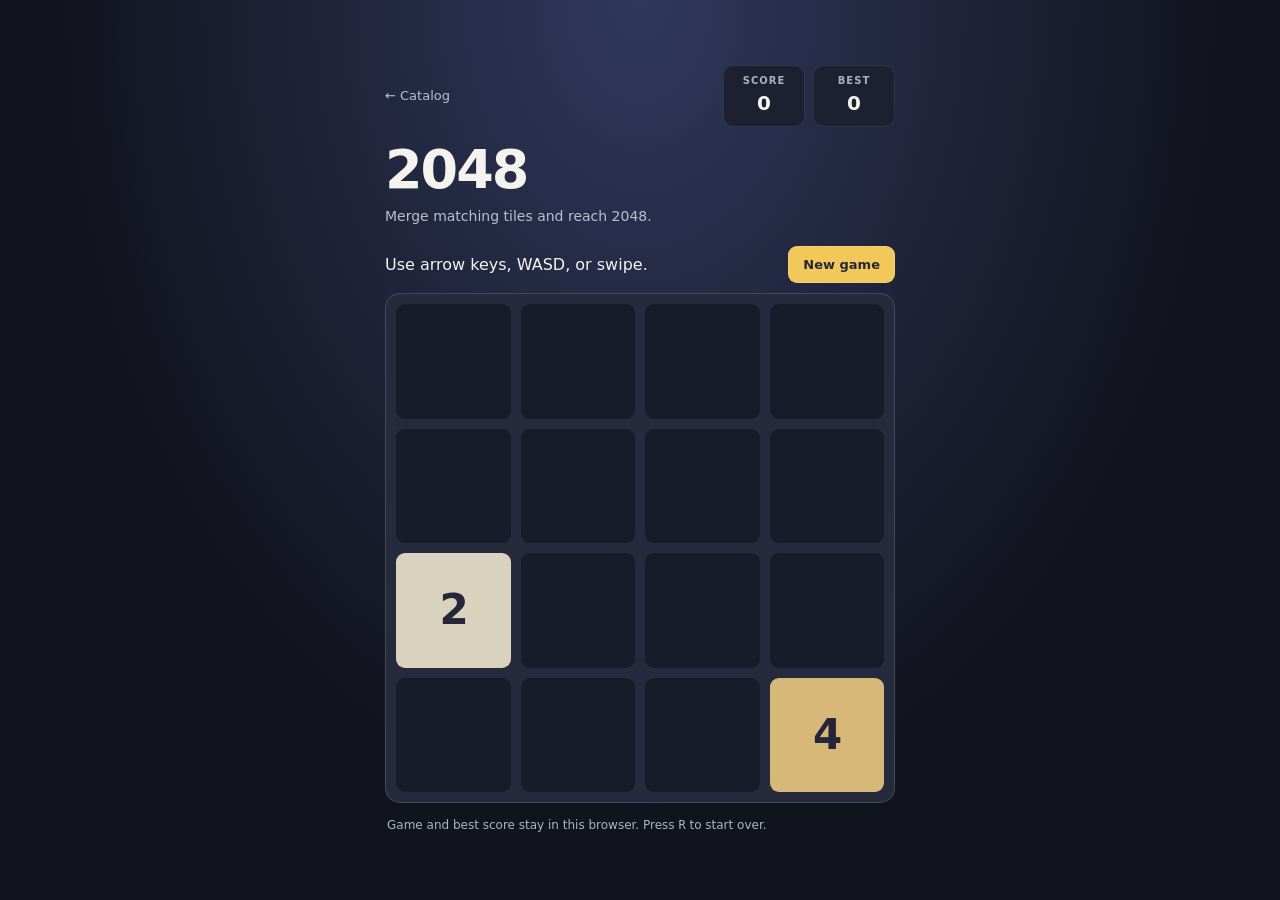
<file: games/catalog-sample/2048/index.html>
<!doctype html>
<html lang="en">
<head>
<meta charset="utf-8">
<meta name="viewport" content="width=device-width, initial-scale=1">
<meta name="theme-color" content="#11131d">
<title>2048 · Playground</title>
<style>
  *{box-sizing:border-box}
  :root{color-scheme:dark;font:16px/1.45 system-ui,-apple-system,"Segoe UI",sans-serif;background:#11131d;color:#f5f3ed}
  body{margin:0;min-height:100vh;display:grid;place-items:center;padding:24px;background:radial-gradient(ellipse at 50% 0,#30385c,transparent 65%),#11131d}
  .wrap{width:min(510px,100%)}
  a{color:#c9d3ff}
  .top{display:flex;justify-content:space-between;align-items:center;margin-bottom:16px}
  .top a{font-size:13px;text-decoration:none;color:#b9bfd2}
  h1{margin:0;font-size:clamp(34px,9vw,54px);line-height:1;letter-spacing:-2px}
  .sub{margin:9px 0 20px;color:#b9bfd2;font-size:14px}
  .stats{display:flex;gap:8px}
  .stat{min-width:82px;padding:8px 12px;text-align:center;border:1px solid #ffffff18;border-radius:10px;background:#1c2030}
  .stat span{display:block;color:#aab0c2;font-size:10px;font-weight:800;letter-spacing:1px}
  .stat strong{font-size:20px}
  .toolbar{display:flex;justify-content:space-between;align-items:center;gap:12px;margin-bottom:10px}
  button{border:1px solid #ffffff24;border-radius:9px;background:#f3c85b;color:#24263a;padding:10px 14px;font:700 13px system-ui;cursor:pointer}
  button:focus-visible,a:focus-visible{outline:3px solid #fff;outline-offset:3px}
  .board{position:relative;display:grid;grid-template-columns:repeat(4,1fr);gap:10px;padding:10px;border:1px solid #ffffff24;border-radius:15px;background:#252a3c;touch-action:none;user-select:none}
  .cell{aspect-ratio:1;display:grid;place-items:center;border-radius:9px;background:#171b2a;color:#f5f3ed;font-size:clamp(23px,8vw,42px);font-weight:800;letter-spacing:-1.5px}
  .tile-2{background:#d8d2bf;color:#25263a}.tile-4{background:#d8b878;color:#25263a}
  .tile-8{background:#e89c57}.tile-16{background:#e77a49}.tile-32{background:#df5c45}
  .tile-64{background:#cc3d43}.tile-128{background:#e3c44f;color:#262638;font-size:clamp(19px,6vw,34px)}
  .tile-256{background:#c9ac42;color:#25263a;font-size:clamp(19px,6vw,34px)}
  .tile-512{background:#ae8f37;color:white;font-size:clamp(19px,6vw,34px)}
  .tile-1024,.tile-2048,.tile-max{background:#826cd0;color:white;font-size:clamp(16px,5vw,28px)}
  .help{margin:14px 2px 0;color:#aeb4c7;font-size:12px}
  .overlay{position:absolute;inset:10px;display:grid;place-items:center;border-radius:10px;background:#11131de8;text-align:center;padding:22px}
  .overlay[hidden]{display:none}
  .overlay h2{margin:0 0 7px;font-size:28px}
  .overlay p{margin:0 0 17px;color:#c1c5d3}
  .overlay-actions{display:flex;justify-content:center;gap:8px;flex-wrap:wrap}
</style>
</head>
<body>
<main class="wrap">
  <div class="top"><a href="../">← Catalog</a><div class="stats"><div class="stat"><span>SCORE</span><strong id="score">0</strong></div><div class="stat"><span>BEST</span><strong id="best">0</strong></div></div></div>
  <h1>2048</h1>
  <p class="sub">Merge matching tiles and reach 2048.</p>
  <div class="toolbar"><span>Use arrow keys, WASD, or swipe.</span><button id="new-game" type="button">New game</button></div>
  <section class="board" id="board" role="grid" aria-label="2048 game board">
    <div class="overlay" id="overlay" hidden><div><h2 id="overlay-title"></h2><p id="overlay-text"></p><div class="overlay-actions"><button id="overlay-primary" type="button"></button><button id="keep-playing" type="button" hidden>Keep playing</button></div></div></div>
  </section>
  <p class="help">Game and best score stay in this browser. Press <kbd>R</kbd> to start over.</p>
</main>
<script>
(() => {
  const size=4, boardEl=document.querySelector('#board'), scoreEl=document.querySelector('#score'), bestEl=document.querySelector('#best');
  const overlay=document.querySelector('#overlay'), overlayTitle=document.querySelector('#overlay-title'), overlayText=document.querySelector('#overlay-text'), overlayPrimary=document.querySelector('#overlay-primary'), keepPlaying=document.querySelector('#keep-playing');
  let board, score=0, best=Number(localStorage.getItem('playground-2048-best')||0), won=false, keepAfterWin=false, ended=false, startPoint=null;
  function newGame(){board=Array(size*size).fill(0);score=0;won=false;keepAfterWin=false;ended=false;overlay.hidden=true;addTile();addTile();render()}
  function addTile(){const free=[];board.forEach((v,i)=>{if(!v)free.push(i)});if(!free.length)return;const i=free[Math.floor(Math.random()*free.length)];board[i]=Math.random()<.9?2:4}
  function render(){
    boardEl.querySelectorAll('.cell').forEach(el=>el.remove());
    board.forEach((value,index)=>{const cell=document.createElement('div');cell.className='cell'+(value?' tile-'+(value<=2048?value:'max'):'');cell.setAttribute('role','gridcell');cell.setAttribute('aria-label',value?String(value):'empty');cell.textContent=value||'';boardEl.append(cell)});
    scoreEl.textContent=score;bestEl.textContent=best;
  }
  function lineCoords(direction,n){
    return Array.from({length:size},(_,k)=> direction==='left'?n*size+k:direction==='right'?n*size+(size-1-k):direction==='up'?k*size+n:(size-1-k)*size+n);
  }
  function move(direction){
    if(ended||(!overlay.hidden&&won&&!keepAfterWin))return;
    let changed=false, gained=0;
    for(let n=0;n<size;n++){
      const coords=lineCoords(direction,n), values=coords.map(i=>board[i]).filter(Boolean);
      for(let i=0;i<values.length-1;i++){if(values[i]===values[i+1]){values[i]*=2;gained+=values[i];values.splice(i+1,1);}}
      while(values.length<size)values.push(0);
      coords.forEach((idx,k)=>{if(board[idx]!==values[k])changed=true;board[idx]=values[k]});
    }
    if(!changed)return;
    score+=gained;if(score>best){best=score;localStorage.setItem('playground-2048-best',String(best))}
    addTile();
    const reached=board.includes(2048);
    render();
    if(reached&&!won){won=true;showOverlay('You made it!','You reached 2048.','Nice!');keepPlaying.hidden=false;return}
    if(!canMove()){ended=true;showOverlay('No moves left','Your final score is '+score+'.','Try again');keepPlaying.hidden=true}
  }
  function canMove(){if(board.includes(0))return true;for(let r=0;r<size;r++)for(let c=0;c<size;c++){const i=r*size+c;if(c<size-1&&board[i]===board[i+1]||r<size-1&&board[i]===board[i+size])return true}return false}
  function showOverlay(title,message,button){overlayTitle.textContent=title;overlayText.textContent=message;overlayPrimary.textContent=button;overlay.hidden=false}
  document.addEventListener('keydown',event=>{
    if(event.key.toLowerCase()==='r'){newGame();return}
    const key=event.key.toLowerCase(), map={ArrowLeft:'left',a:'left',ArrowRight:'right',d:'right',ArrowUp:'up',w:'up',ArrowDown:'down',s:'down'};
    if(map[event.key]||map[key]){event.preventDefault();move(map[event.key]||map[key])}
  });
  boardEl.addEventListener('pointerdown',event=>{startPoint={x:event.clientX,y:event.clientY}});
  boardEl.addEventListener('pointerup',event=>{
    if(!startPoint)return;const dx=event.clientX-startPoint.x,dy=event.clientY-startPoint.y;startPoint=null;
    if(Math.max(Math.abs(dx),Math.abs(dy))<25)return;
    move(Math.abs(dx)>Math.abs(dy)?(dx>0?'right':'left'):(dy>0?'down':'up'));
  });
  document.querySelector('#new-game').addEventListener('click',newGame);
  overlayPrimary.addEventListener('click',newGame);
  keepPlaying.addEventListener('click',()=>{keepAfterWin=true;overlay.hidden=true;keepPlaying.hidden=true});
  newGame();
})();
</script>
</body>
</html>
</file>
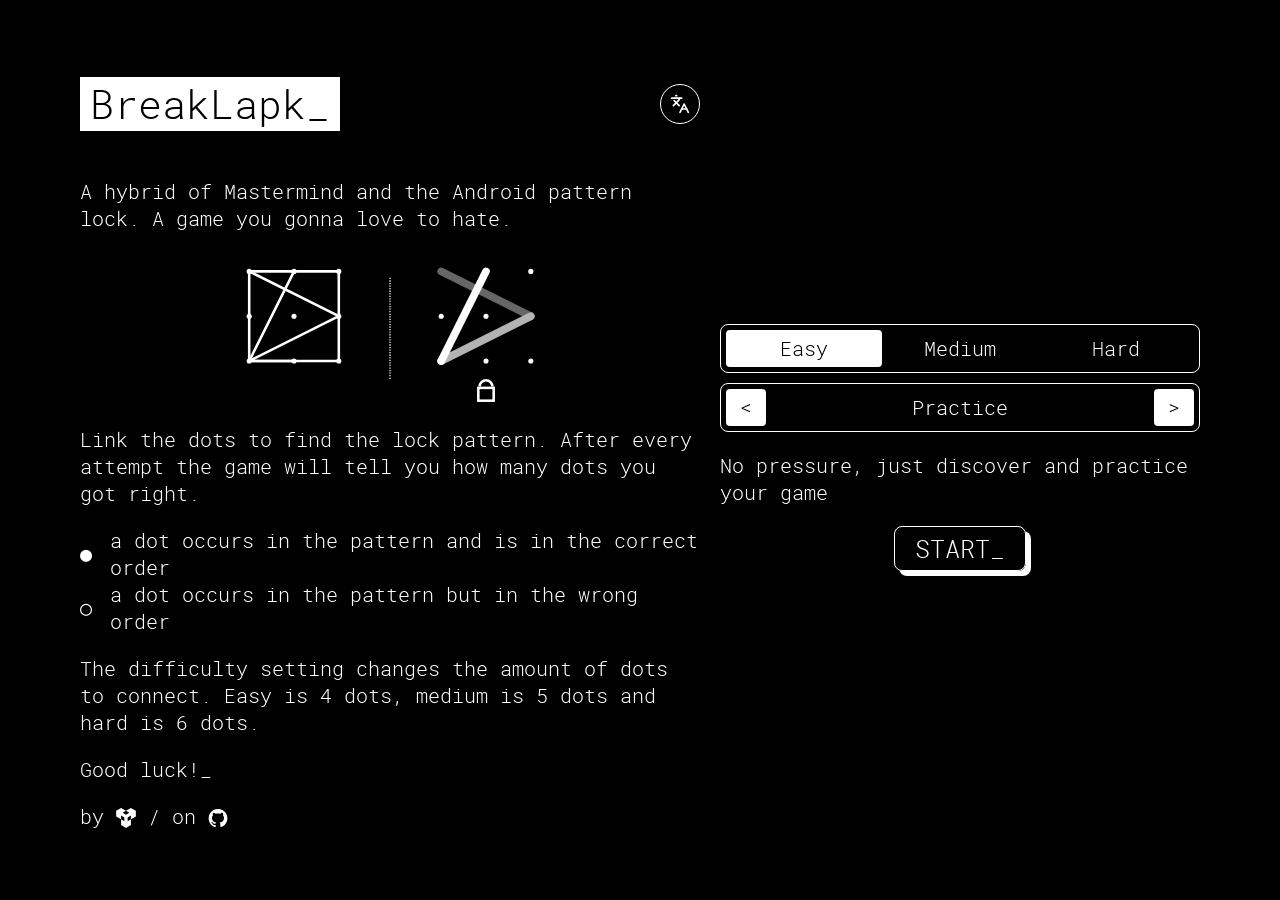
<file: games/catalog-sample/breaklock/index.html>
<!DOCTYPE html>
<html lang="en">
  <head>
    <title>BreakLock</title>
    <meta name="description" content="A hybrid of Mastermind and the Android pattern lock. A game you gonna love to hate." />
    <base href="./" />
    <meta http-equiv="X-UA-Compatible" content="IE=edge" />
    <meta http-equiv="Content-Type" content="text/html; charset=UTF-8" />

    <link rel="shortcut icon" href="assets/favicon.ico" />
    <meta name="theme-color" content="#000000" />

    <link rel="manifest" href="en/manifest.json" />

    <!-- Add to home screen for Safari on iOS -->
    <link rel="apple-touch-icon" href="assets/icons/ios-180x180.png" />
    <link
      rel="apple-touch-startup-image"
      href="assets/ios-startup/startup-640x1136.png"
      media="device-width: 375px"
    />
    <link
      rel="apple-touch-startup-image"
      href="assets/ios-startup/startup-1080x1920.png"
      media="device-width: 414px"
    />
    <link
      rel="apple-touch-startup-image"
      href="assets/ios-startup/startup-640x1136.png"
      media="(device-width: 320px) and (device-height: 568px)"
    />
    <link
      rel="apple-touch-startup-image"
      href="assets/ios-startup/startup-640x960.png"
      media="(device-width: 320px) and (device-height: 480px)"
    />

    <meta name="apple-mobile-web-app-title" content="BreakLock" />
    <meta name="apple-mobile-web-app-capable" content="yes" />
    <meta name="apple-mobile-web-app-status-bar-style" content="black" />

    <meta name="HandheldFriendly" content="True" />
    <meta name="MobileOptimized" content="320" />
    <meta
      name="viewport"
      content="width=device-width, initial-scale=1.0, maximum-scale=1, user-scalable=no, minimal-ui"
    />

    <meta
      name="msapplication-TileImage"
      content="assets/icons/icon-144x144.png"
    />
    <meta name="msapplication-TileColor" content="#000000" />

    <link rel="stylesheet" type="text/css" href="en/app.css" />
    <style></style>
  </head>

  <body>
    <script type="text/javascript">
      const isRoot = (() => {
        const x = window.location.pathname.split('/');
        while (true) {
          const y = x.pop();
          if (y === undefined) return true;
          if (y.length === 2) return false;
        }
      })();

      if (isRoot) {
        const supported = { fa: true, en: true, zh: true, ru: true, fr: true, pt_br:true, it: true };
        for (const l of navigator.languages) {
          if (l === 'en') break;
          if (supported[l]) {
            window.location = l;
          }
        }
      }
    </script>
    <!-- Intro -->
    <p id="app-intro" style="font-family: monospace; color: #fff">
      $ ./breaklock start<br />
      Loading...
      <style type="text/css">
        body {
          background: #000000;
        }
      </style>
    </p>

    <!-- Static content -->
    <div style="display: none">
      <div id="instructions-template">
        <object
          class="introduction-demo"
          data="assets/intro.svg"
          type="image/svg+xml"
        ></object>
        <p>Link the dots to find the lock pattern. After every attempt the game will tell you how many dots you got right.</p>
        <p></p>
        <table>
          <tr>
            <td style="width: 1.5em">&#9679;</td>
            <td>a dot occurs in the pattern and is in the correct order</td>
          </tr>
          <tr>
            <td>&#9675;</td>
            <td>a dot occurs in the pattern but in the wrong order</td>
          </tr>
        </table>
        <p>The difficulty setting changes the amount of dots to connect. Easy is 4 dots, medium is 5 dots and hard is 6 dots.</p>
        <p>Good luck!_</p>
        <p class="small">by <a href="https://twitter.com/mxwllt"><svg class="icon"><use xmlns:xlink="http://www.w3.org/1999/xlink" xlink:href="#icon-maxwellito"></use></svg></a> / on <a href="https://github.com/maxwellito/breaklock"><svg class="icon"><use xmlns:xlink="http://www.w3.org/1999/xlink" xlink:href="#icon-github"></use></svg></a></p>
      </div>
    </div>
    <!-- SVG Icon definitions -->
    <svg xmlns="http://www.w3.org/2000/svg" style="display: none">
      <symbol viewBox="0 0 128 128" id="icon-new_game">
        <path
          d="M111.5,120.5h-96c-4.418,0-8-3.582-8-8V16c0-3.236,1.949-6.153,4.938-7.391c2.991-1.237,6.432-0.554,8.718,1.734l48.5,48.5 c2.288,2.288,2.972,5.729,1.733,8.719S67.235,72.5,64,72.5H23.5v32h80v-80h-40c-4.418,0-8-3.582-8-8s3.582-8,8-8h48 c4.418,0,8,3.582,8,8v96C119.5,116.918,115.918,120.5,111.5,120.5z M23.5,56.5h21.187L23.5,35.313V56.5z"
        />
      </symbol>
      <symbol viewBox="0 0 128 128" id="icon-back_home">
        <path
          d="M111.5,120.5h-96c-4.418,0-8-3.582-8-8V64c0-2.129,0.849-4.17,2.358-5.672l48.25-48C59.613,8.831,61.681,8.015,63.776,8 c2.123,0.007,4.157,0.858,5.652,2.365l47.875,48.25c1.907,1.922,2.639,4.569,2.196,7.047V112.5 C119.5,116.918,115.918,120.5,111.5,120.5z M23.5,104.5h80v-32h-40c-4.418,0-8-3.582-8-8s3.582-8,8-8h29.165L63.713,27.321 L23.5,67.326V104.5z"
        />
      </symbol>
      <symbol viewBox="0 0 128 128" id="icon-solution">
        <path
          d="M15.5,120c-1.463,0-2.921-0.4-4.207-1.194C8.936,117.348,7.5,114.772,7.5,112V16c0-2.772,1.436-5.348,3.794-6.805 c2.359-1.458,5.304-1.591,7.784-0.35l96,48C117.788,58.2,119.5,60.97,119.5,64s-1.712,5.8-4.422,7.155l-96,48 C17.949,119.72,16.723,120,15.5,120z M23.5,28.944v70.111L93.611,64L23.5,28.944z"
        />
      </symbol>
      <symbol viewBox="0 0 120 122" id="icon-maxwellito">
        <polyline
          points="30,0 60,17.33 40,28.88 60,40.43 80,28.88 60,17.33 90,0 120,17.33 120,51.98 90,69.29 90,46.20 70,57.75 70,80.84 90,69.29 90,103.93 60,121.26 30,103.93 30,69.29 50,80.84 50,57.75 30,46.2 30,69.29 0,51.98 0,17.33"
        />
      </symbol>
      <symbol viewBox="0 0 128 128" id="icon-github">
        <path
          d="M115.9,35.4c-5.3-9.2-12.6-16.5-21.8-21.8c-9.2-5.4-19.2-8-30.1-8c-10.9,0-20.9,2.7-30.1,8C24.7,18.9,17.4,26.2,12,35.4 c-5.3,9.2-8,19.3-8,30.1c0,13.1,3.8,24.9,11.4,35.3c7.7,10.4,17.5,17.7,29.6,21.7c1.4,0.3,2.5,0.1,3.1-0.5c0.7-0.6,1-1.4,1-2.4 v-4.2l-0.1-7l-1.8,0.3c-1.1,0.3-2.6,0.3-4.4,0.3c-1.7,0-3.6-0.2-5.4-0.5c-1.9-0.3-3.6-1.1-5.3-2.3c-1.6-1.2-2.7-2.8-3.4-4.8 L28,99.5c-0.5-1.2-1.3-2.5-2.5-4c-1.1-1.5-2.2-2.5-3.4-3l-0.5-0.4c-0.4-0.3-0.7-0.5-1-0.9c-0.3-0.4-0.5-0.7-0.7-1.1 c-0.1-0.4,0-0.7,0.4-0.9c0.4-0.3,1.2-0.4,2.2-0.4l1.6,0.3c1,0.2,2.3,0.8,3.8,1.8c1.6,1,2.8,2.4,3.8,4.1c1.2,2.1,2.6,3.7,4.3,4.8 c1.7,1.1,3.4,1.6,5.1,1.6c1.7,0,3.2-0.1,4.5-0.4c1.2-0.2,2.4-0.6,3.5-1.1c0.5-3.5,1.8-6.2,3.8-8c-3-0.3-5.6-0.8-8-1.4 c-2.4-0.7-4.8-1.6-7.3-3.1c-2.5-1.4-4.7-3.1-6.3-5.2c-1.6-2.1-3-4.8-4.1-8.2c-1.1-3.4-1.6-7.3-1.6-11.7c0-6.3,2.1-11.7,6.2-16.1 c-1.9-4.7-1.8-10,0.5-16c1.5-0.4,3.7-0.1,6.7,1.1c3,1.2,5.1,2.2,6.5,3c1.4,0.8,2.5,1.5,3.3,2.1c4.8-1.4,9.9-2,15-2 c5.1,0,10.1,0.7,15,2l3-1.9c2-1.3,4.4-2.5,7.2-3.5c2.7-1,4.9-1.4,6.3-0.8c2.4,5.9,2.6,11.2,0.7,15.9c4.1,4.5,6.2,9.9,6.2,16.1 c0,4.4-0.5,8.3-1.6,11.8c-1,3.4-2.4,6.1-4.1,8.2c-1.7,2-3.8,3.8-6.3,5.1c-2.6,1.5-5,2.5-7.4,3.1c-2.4,0.6-5,1.1-8,1.4 c2.7,2.4,4.1,6.1,4.1,11.1v16.5c0,0.9,0.3,1.7,1,2.4c0.7,0.6,1.6,0.8,3.1,0.5c12-4,21.9-11.2,29.6-21.7 c7.7-10.4,11.4-22.2,11.4-35.3C124,54.7,121.3,44.6,115.9,35.4L115.9,35.4z"
        />
      </symbol>
      <symbol viewBox="0 0 128 128" id="icon-facebook">
        <path
          d="M16,16v96h51.164V74.451h-12.08v-13.99h12.08V50.144c0-11.973,7.312-18.493,17.994-18.493c5.115,0,9.514,0.381,10.795,0.552 v12.514l-7.408,0.003c-5.809,0-6.934,2.76-6.934,6.811v8.932h13.854l-1.803,13.99H81.611V112H112V16H16z"
        />
      </symbol>
      <symbol viewBox="0 0 128 128" id="icon-twitter">
        <path
          d="M128,24.3c-4.7,2.1-9.8,3.5-15.1,4.1c5.4-3.2,9.6-8.4,11.5-14.5c-5.1,3-10.7,5.2-16.7,6.4 C103,15.2,96.2,12,88.6,12c-14.5,0-26.3,11.8-26.3,26.3c0,2.1,0.2,4.1,0.7,6C41.2,43.2,21.9,32.7,8.9,16.8 C6.7,20.7,5.4,25.2,5.4,30c0,9.1,4.6,17.1,11.7,21.9c-4.3-0.1-8.4-1.3-11.9-3.3v0.3c0,12.7,9.1,23.3,21.1,25.7 c-2.2,0.6-4.5,0.9-6.9,0.9c-1.7,0-3.3-0.2-4.9-0.5c3.3,10.4,13,18,24.5,18.2c-9,7-20.3,11.2-32.6,11.2c-2.1,0-4.2-0.1-6.3-0.4 c11.6,7.5,25.4,11.8,40.2,11.8c48.3,0,74.7-40,74.7-74.7l-0.1-3.4C120,34.2,124.5,29.6,128,24.3z"
        />
      </symbol>
      <!-- Multi-lang icon from lucide.dev -->
      <symbol viewBox="0 0 24 24" id="icon-lang">
        <g fill="none" stroke="currentColor" stroke-width="2" stroke-linecap="round" stroke-linejoin="round">
          <path d="M5 8l6 6"></path>
          <path d="M4 14l6-6 2-3"></path>
          <path d="M2 5h12"></path>
          <path d="M7 2h1"></path>
          <path d="M22 22l-5-10-5 10"></path>
          <path d="M14 18h6"></path>
        </g>
      </symbol>
    </svg>

    <noscript>
      <!--[if lte IE 6]>
        <p>
          If you read this it's probably because the world has rebooted. I don't
          know how but you arrived here. I'm sorry you cannot enjoy this little
          game but you will be able to in the not too distant future. Browsers
          will become incredibly better. Just before the world turns into chaos
          due to Nutella production shortages. Scientists will realise too late
          that Nutella was to humans what pollen is to bees. Don't believe the
          hype, the end didn't (or won't) happen because the 'left-pad' package
          got removed from NPM. Good luck.
        </p>
        <p>
          PS: If the world has ended, please tell thejameskyle that I loved him.
          Only his cat can save the world. (Shut the door)
        </p>
      <![endif]-->
    </noscript>

    <script src="en/app.js"></script>
    <script type="text/javascript">
      // Set up service worker
      if ('serviceWorker' in navigator) {
        navigator.serviceWorker.register('service-worker.js');
      }

      // Easter Egg to get it full black
      // Awesome for OLED screens
      if (localStorage.getItem('isDeepBlack')) {
        document.body.classList.add('deepblack');
      }
    </script>
  </body>
</html>
</file>
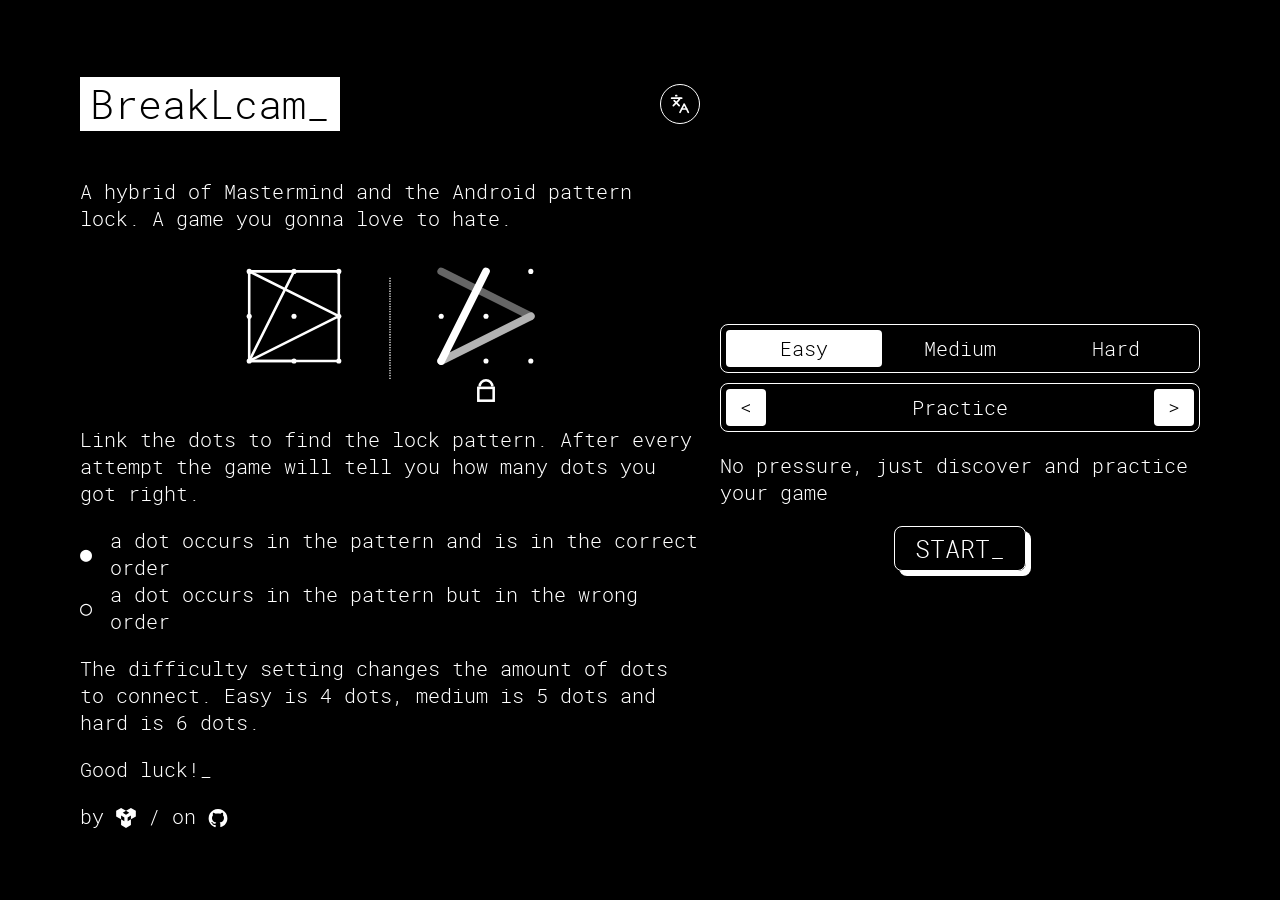
<file: games/catalog-sample/breaklock/en/index.html>
<!DOCTYPE html>
<html lang="en">
  <head>
    <title>BreakLock</title>
    <meta name="description" content="A hybrid of Mastermind and the Android pattern lock. A game you gonna love to hate." />
    <base href="../" />
    <meta http-equiv="X-UA-Compatible" content="IE=edge" />
    <meta http-equiv="Content-Type" content="text/html; charset=UTF-8" />

    <link rel="shortcut icon" href="assets/favicon.ico" />
    <meta name="theme-color" content="#000000" />

    <link rel="manifest" href="en/manifest.json" />

    <!-- Add to home screen for Safari on iOS -->
    <link rel="apple-touch-icon" href="assets/icons/ios-180x180.png" />
    <link
      rel="apple-touch-startup-image"
      href="assets/ios-startup/startup-640x1136.png"
      media="device-width: 375px"
    />
    <link
      rel="apple-touch-startup-image"
      href="assets/ios-startup/startup-1080x1920.png"
      media="device-width: 414px"
    />
    <link
      rel="apple-touch-startup-image"
      href="assets/ios-startup/startup-640x1136.png"
      media="(device-width: 320px) and (device-height: 568px)"
    />
    <link
      rel="apple-touch-startup-image"
      href="assets/ios-startup/startup-640x960.png"
      media="(device-width: 320px) and (device-height: 480px)"
    />

    <meta name="apple-mobile-web-app-title" content="BreakLock" />
    <meta name="apple-mobile-web-app-capable" content="yes" />
    <meta name="apple-mobile-web-app-status-bar-style" content="black" />

    <meta name="HandheldFriendly" content="True" />
    <meta name="MobileOptimized" content="320" />
    <meta
      name="viewport"
      content="width=device-width, initial-scale=1.0, maximum-scale=1, user-scalable=no, minimal-ui"
    />

    <meta
      name="msapplication-TileImage"
      content="assets/icons/icon-144x144.png"
    />
    <meta name="msapplication-TileColor" content="#000000" />

    <link rel="stylesheet" type="text/css" href="en/app.css" />
    <style></style>
  </head>

  <body>
    <script type="text/javascript">
      const isRoot = (() => {
        const x = window.location.pathname.split('/');
        while (true) {
          const y = x.pop();
          if (y === undefined) return true;
          if (y.length === 2) return false;
        }
      })();

      if (isRoot) {
        const supported = { fa: true, en: true, zh: true, ru: true, fr: true, pt_br:true, it: true };
        for (const l of navigator.languages) {
          if (l === 'en') break;
          if (supported[l]) {
            window.location = l;
          }
        }
      }
    </script>
    <!-- Intro -->
    <p id="app-intro" style="font-family: monospace; color: #fff">
      $ ./breaklock start<br />
      Loading...
      <style type="text/css">
        body {
          background: #000000;
        }
      </style>
    </p>

    <!-- Static content -->
    <div style="display: none">
      <div id="instructions-template">
        <object
          class="introduction-demo"
          data="assets/intro.svg"
          type="image/svg+xml"
        ></object>
        <p>Link the dots to find the lock pattern. After every attempt the game will tell you how many dots you got right.</p>
        <p></p>
        <table>
          <tr>
            <td style="width: 1.5em">&#9679;</td>
            <td>a dot occurs in the pattern and is in the correct order</td>
          </tr>
          <tr>
            <td>&#9675;</td>
            <td>a dot occurs in the pattern but in the wrong order</td>
          </tr>
        </table>
        <p>The difficulty setting changes the amount of dots to connect. Easy is 4 dots, medium is 5 dots and hard is 6 dots.</p>
        <p>Good luck!_</p>
        <p class="small">by <a href="https://twitter.com/mxwllt"><svg class="icon"><use xmlns:xlink="http://www.w3.org/1999/xlink" xlink:href="#icon-maxwellito"></use></svg></a> / on <a href="https://github.com/maxwellito/breaklock"><svg class="icon"><use xmlns:xlink="http://www.w3.org/1999/xlink" xlink:href="#icon-github"></use></svg></a></p>
      </div>
    </div>
    <!-- SVG Icon definitions -->
    <svg xmlns="http://www.w3.org/2000/svg" style="display: none">
      <symbol viewBox="0 0 128 128" id="icon-new_game">
        <path
          d="M111.5,120.5h-96c-4.418,0-8-3.582-8-8V16c0-3.236,1.949-6.153,4.938-7.391c2.991-1.237,6.432-0.554,8.718,1.734l48.5,48.5 c2.288,2.288,2.972,5.729,1.733,8.719S67.235,72.5,64,72.5H23.5v32h80v-80h-40c-4.418,0-8-3.582-8-8s3.582-8,8-8h48 c4.418,0,8,3.582,8,8v96C119.5,116.918,115.918,120.5,111.5,120.5z M23.5,56.5h21.187L23.5,35.313V56.5z"
        />
      </symbol>
      <symbol viewBox="0 0 128 128" id="icon-back_home">
        <path
          d="M111.5,120.5h-96c-4.418,0-8-3.582-8-8V64c0-2.129,0.849-4.17,2.358-5.672l48.25-48C59.613,8.831,61.681,8.015,63.776,8 c2.123,0.007,4.157,0.858,5.652,2.365l47.875,48.25c1.907,1.922,2.639,4.569,2.196,7.047V112.5 C119.5,116.918,115.918,120.5,111.5,120.5z M23.5,104.5h80v-32h-40c-4.418,0-8-3.582-8-8s3.582-8,8-8h29.165L63.713,27.321 L23.5,67.326V104.5z"
        />
      </symbol>
      <symbol viewBox="0 0 128 128" id="icon-solution">
        <path
          d="M15.5,120c-1.463,0-2.921-0.4-4.207-1.194C8.936,117.348,7.5,114.772,7.5,112V16c0-2.772,1.436-5.348,3.794-6.805 c2.359-1.458,5.304-1.591,7.784-0.35l96,48C117.788,58.2,119.5,60.97,119.5,64s-1.712,5.8-4.422,7.155l-96,48 C17.949,119.72,16.723,120,15.5,120z M23.5,28.944v70.111L93.611,64L23.5,28.944z"
        />
      </symbol>
      <symbol viewBox="0 0 120 122" id="icon-maxwellito">
        <polyline
          points="30,0 60,17.33 40,28.88 60,40.43 80,28.88 60,17.33 90,0 120,17.33 120,51.98 90,69.29 90,46.20 70,57.75 70,80.84 90,69.29 90,103.93 60,121.26 30,103.93 30,69.29 50,80.84 50,57.75 30,46.2 30,69.29 0,51.98 0,17.33"
        />
      </symbol>
      <symbol viewBox="0 0 128 128" id="icon-github">
        <path
          d="M115.9,35.4c-5.3-9.2-12.6-16.5-21.8-21.8c-9.2-5.4-19.2-8-30.1-8c-10.9,0-20.9,2.7-30.1,8C24.7,18.9,17.4,26.2,12,35.4 c-5.3,9.2-8,19.3-8,30.1c0,13.1,3.8,24.9,11.4,35.3c7.7,10.4,17.5,17.7,29.6,21.7c1.4,0.3,2.5,0.1,3.1-0.5c0.7-0.6,1-1.4,1-2.4 v-4.2l-0.1-7l-1.8,0.3c-1.1,0.3-2.6,0.3-4.4,0.3c-1.7,0-3.6-0.2-5.4-0.5c-1.9-0.3-3.6-1.1-5.3-2.3c-1.6-1.2-2.7-2.8-3.4-4.8 L28,99.5c-0.5-1.2-1.3-2.5-2.5-4c-1.1-1.5-2.2-2.5-3.4-3l-0.5-0.4c-0.4-0.3-0.7-0.5-1-0.9c-0.3-0.4-0.5-0.7-0.7-1.1 c-0.1-0.4,0-0.7,0.4-0.9c0.4-0.3,1.2-0.4,2.2-0.4l1.6,0.3c1,0.2,2.3,0.8,3.8,1.8c1.6,1,2.8,2.4,3.8,4.1c1.2,2.1,2.6,3.7,4.3,4.8 c1.7,1.1,3.4,1.6,5.1,1.6c1.7,0,3.2-0.1,4.5-0.4c1.2-0.2,2.4-0.6,3.5-1.1c0.5-3.5,1.8-6.2,3.8-8c-3-0.3-5.6-0.8-8-1.4 c-2.4-0.7-4.8-1.6-7.3-3.1c-2.5-1.4-4.7-3.1-6.3-5.2c-1.6-2.1-3-4.8-4.1-8.2c-1.1-3.4-1.6-7.3-1.6-11.7c0-6.3,2.1-11.7,6.2-16.1 c-1.9-4.7-1.8-10,0.5-16c1.5-0.4,3.7-0.1,6.7,1.1c3,1.2,5.1,2.2,6.5,3c1.4,0.8,2.5,1.5,3.3,2.1c4.8-1.4,9.9-2,15-2 c5.1,0,10.1,0.7,15,2l3-1.9c2-1.3,4.4-2.5,7.2-3.5c2.7-1,4.9-1.4,6.3-0.8c2.4,5.9,2.6,11.2,0.7,15.9c4.1,4.5,6.2,9.9,6.2,16.1 c0,4.4-0.5,8.3-1.6,11.8c-1,3.4-2.4,6.1-4.1,8.2c-1.7,2-3.8,3.8-6.3,5.1c-2.6,1.5-5,2.5-7.4,3.1c-2.4,0.6-5,1.1-8,1.4 c2.7,2.4,4.1,6.1,4.1,11.1v16.5c0,0.9,0.3,1.7,1,2.4c0.7,0.6,1.6,0.8,3.1,0.5c12-4,21.9-11.2,29.6-21.7 c7.7-10.4,11.4-22.2,11.4-35.3C124,54.7,121.3,44.6,115.9,35.4L115.9,35.4z"
        />
      </symbol>
      <symbol viewBox="0 0 128 128" id="icon-facebook">
        <path
          d="M16,16v96h51.164V74.451h-12.08v-13.99h12.08V50.144c0-11.973,7.312-18.493,17.994-18.493c5.115,0,9.514,0.381,10.795,0.552 v12.514l-7.408,0.003c-5.809,0-6.934,2.76-6.934,6.811v8.932h13.854l-1.803,13.99H81.611V112H112V16H16z"
        />
      </symbol>
      <symbol viewBox="0 0 128 128" id="icon-twitter">
        <path
          d="M128,24.3c-4.7,2.1-9.8,3.5-15.1,4.1c5.4-3.2,9.6-8.4,11.5-14.5c-5.1,3-10.7,5.2-16.7,6.4 C103,15.2,96.2,12,88.6,12c-14.5,0-26.3,11.8-26.3,26.3c0,2.1,0.2,4.1,0.7,6C41.2,43.2,21.9,32.7,8.9,16.8 C6.7,20.7,5.4,25.2,5.4,30c0,9.1,4.6,17.1,11.7,21.9c-4.3-0.1-8.4-1.3-11.9-3.3v0.3c0,12.7,9.1,23.3,21.1,25.7 c-2.2,0.6-4.5,0.9-6.9,0.9c-1.7,0-3.3-0.2-4.9-0.5c3.3,10.4,13,18,24.5,18.2c-9,7-20.3,11.2-32.6,11.2c-2.1,0-4.2-0.1-6.3-0.4 c11.6,7.5,25.4,11.8,40.2,11.8c48.3,0,74.7-40,74.7-74.7l-0.1-3.4C120,34.2,124.5,29.6,128,24.3z"
        />
      </symbol>
      <!-- Multi-lang icon from lucide.dev -->
      <symbol viewBox="0 0 24 24" id="icon-lang">
        <g fill="none" stroke="currentColor" stroke-width="2" stroke-linecap="round" stroke-linejoin="round">
          <path d="M5 8l6 6"></path>
          <path d="M4 14l6-6 2-3"></path>
          <path d="M2 5h12"></path>
          <path d="M7 2h1"></path>
          <path d="M22 22l-5-10-5 10"></path>
          <path d="M14 18h6"></path>
        </g>
      </symbol>
    </svg>

    <noscript>
      <!--[if lte IE 6]>
        <p>
          If you read this it's probably because the world has rebooted. I don't
          know how but you arrived here. I'm sorry you cannot enjoy this little
          game but you will be able to in the not too distant future. Browsers
          will become incredibly better. Just before the world turns into chaos
          due to Nutella production shortages. Scientists will realise too late
          that Nutella was to humans what pollen is to bees. Don't believe the
          hype, the end didn't (or won't) happen because the 'left-pad' package
          got removed from NPM. Good luck.
        </p>
        <p>
          PS: If the world has ended, please tell thejameskyle that I loved him.
          Only his cat can save the world. (Shut the door)
        </p>
      <![endif]-->
    </noscript>

    <script src="en/app.js"></script>
    <script type="text/javascript">
      // Set up service worker
      if ('serviceWorker' in navigator) {
        navigator.serviceWorker.register('service-worker.js');
      }

      // Easter Egg to get it full black
      // Awesome for OLED screens
      if (localStorage.getItem('isDeepBlack')) {
        document.body.classList.add('deepblack');
      }
    </script>
  </body>
</html>
</file>
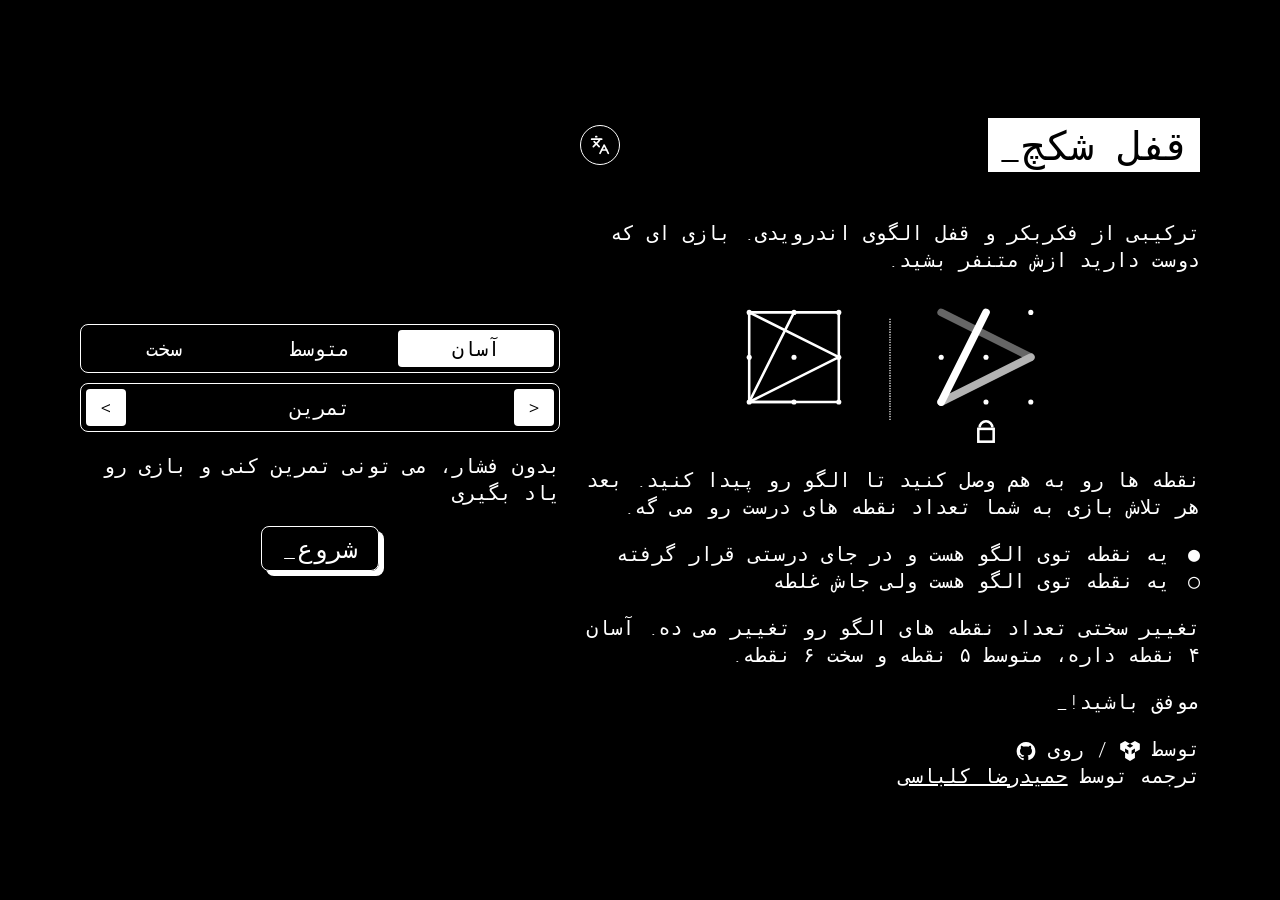
<file: games/catalog-sample/breaklock/fa/index.html>
<!DOCTYPE html>
<html lang="fa">
  <head>
    <title>قفل شکن</title>
    <meta name="description" content="ترکیبی از فکربکر و قفل الگوی اندرویدی. بازی ای که دوست دارید ازش متنفر بشید." />
    <base href="../" />
    <meta http-equiv="X-UA-Compatible" content="IE=edge" />
    <meta http-equiv="Content-Type" content="text/html; charset=UTF-8" />

    <link rel="shortcut icon" href="assets/favicon.ico" />
    <meta name="theme-color" content="#000000" />

    <link rel="manifest" href="fa/manifest.json" />

    <!-- Add to home screen for Safari on iOS -->
    <link rel="apple-touch-icon" href="assets/icons/ios-180x180.png" />
    <link
      rel="apple-touch-startup-image"
      href="assets/ios-startup/startup-640x1136.png"
      media="device-width: 375px"
    />
    <link
      rel="apple-touch-startup-image"
      href="assets/ios-startup/startup-1080x1920.png"
      media="device-width: 414px"
    />
    <link
      rel="apple-touch-startup-image"
      href="assets/ios-startup/startup-640x1136.png"
      media="(device-width: 320px) and (device-height: 568px)"
    />
    <link
      rel="apple-touch-startup-image"
      href="assets/ios-startup/startup-640x960.png"
      media="(device-width: 320px) and (device-height: 480px)"
    />

    <meta name="apple-mobile-web-app-title" content="BreakLock" />
    <meta name="apple-mobile-web-app-capable" content="yes" />
    <meta name="apple-mobile-web-app-status-bar-style" content="black" />

    <meta name="HandheldFriendly" content="True" />
    <meta name="MobileOptimized" content="320" />
    <meta
      name="viewport"
      content="width=device-width, initial-scale=1.0, maximum-scale=1, user-scalable=no, minimal-ui"
    />

    <meta
      name="msapplication-TileImage"
      content="assets/icons/icon-144x144.png"
    />
    <meta name="msapplication-TileColor" content="#000000" />

    <link rel="stylesheet" type="text/css" href="fa/app.css" />
    <style>body{direction:rtl}</style>
  </head>

  <body>
    <script type="text/javascript">
      const isRoot = (() => {
        const x = window.location.pathname.split('/');
        while (true) {
          const y = x.pop();
          if (y === undefined) return true;
          if (y.length === 2) return false;
        }
      })();

      if (isRoot) {
        const supported = { fa: true, en: true, zh: true, ru: true, fr: true, pt_br:true, it: true };
        for (const l of navigator.languages) {
          if (l === 'en') break;
          if (supported[l]) {
            window.location = l;
          }
        }
      }
    </script>
    <!-- Intro -->
    <p id="app-intro" style="font-family: monospace; color: #fff">
      $ ./breaklock start<br />
      Loading...
      <style type="text/css">
        body {
          background: #000000;
        }
      </style>
    </p>

    <!-- Static content -->
    <div style="display: none">
      <div id="instructions-template">
        <object
          class="introduction-demo"
          data="assets/intro.svg"
          type="image/svg+xml"
        ></object>
        <p>نقطه ها رو به هم وصل کنید تا الگو رو پیدا کنید. بعد هر تلاش بازی به شما تعداد نقطه های درست رو می گه.</p>
        <p></p>
        <table>
          <tr>
            <td style="width: 1.5em">&#9679;</td>
            <td>یه نقطه توی الگو هست و در جای درستی قرار گرفته</td>
          </tr>
          <tr>
            <td>&#9675;</td>
            <td>یه نقطه توی الگو هست ولی جاش غلطه</td>
          </tr>
        </table>
        <p>تغییر سختی تعداد نقطه های الگو رو تغییر می ده. آسان ۴ نقطه داره، متوسط ۵ نقطه و سخت ۶ نقطه.</p>
        <p>موفق باشید!_</p>
        <p class="small">توسط <a href="https://twitter.com/mxwllt"><svg class="icon"><use xmlns:xlink="http://www.w3.org/1999/xlink" xlink:href="#icon-maxwellito"></use></svg></a> / روی <a href="https://github.com/maxwellito/breaklock"><svg class="icon"><use xmlns:xlink="http://www.w3.org/1999/xlink" xlink:href="#icon-github"></use></svg></a><br>ترجمه توسط <a href="https://hkalbasi.github.io/">حمیدرضا کلباسی</a></p>
      </div>
    </div>
    <!-- SVG Icon definitions -->
    <svg xmlns="http://www.w3.org/2000/svg" style="display: none">
      <symbol viewBox="0 0 128 128" id="icon-new_game">
        <path
          d="M111.5,120.5h-96c-4.418,0-8-3.582-8-8V16c0-3.236,1.949-6.153,4.938-7.391c2.991-1.237,6.432-0.554,8.718,1.734l48.5,48.5 c2.288,2.288,2.972,5.729,1.733,8.719S67.235,72.5,64,72.5H23.5v32h80v-80h-40c-4.418,0-8-3.582-8-8s3.582-8,8-8h48 c4.418,0,8,3.582,8,8v96C119.5,116.918,115.918,120.5,111.5,120.5z M23.5,56.5h21.187L23.5,35.313V56.5z"
        />
      </symbol>
      <symbol viewBox="0 0 128 128" id="icon-back_home">
        <path
          d="M111.5,120.5h-96c-4.418,0-8-3.582-8-8V64c0-2.129,0.849-4.17,2.358-5.672l48.25-48C59.613,8.831,61.681,8.015,63.776,8 c2.123,0.007,4.157,0.858,5.652,2.365l47.875,48.25c1.907,1.922,2.639,4.569,2.196,7.047V112.5 C119.5,116.918,115.918,120.5,111.5,120.5z M23.5,104.5h80v-32h-40c-4.418,0-8-3.582-8-8s3.582-8,8-8h29.165L63.713,27.321 L23.5,67.326V104.5z"
        />
      </symbol>
      <symbol viewBox="0 0 128 128" id="icon-solution">
        <path
          d="M15.5,120c-1.463,0-2.921-0.4-4.207-1.194C8.936,117.348,7.5,114.772,7.5,112V16c0-2.772,1.436-5.348,3.794-6.805 c2.359-1.458,5.304-1.591,7.784-0.35l96,48C117.788,58.2,119.5,60.97,119.5,64s-1.712,5.8-4.422,7.155l-96,48 C17.949,119.72,16.723,120,15.5,120z M23.5,28.944v70.111L93.611,64L23.5,28.944z"
        />
      </symbol>
      <symbol viewBox="0 0 120 122" id="icon-maxwellito">
        <polyline
          points="30,0 60,17.33 40,28.88 60,40.43 80,28.88 60,17.33 90,0 120,17.33 120,51.98 90,69.29 90,46.20 70,57.75 70,80.84 90,69.29 90,103.93 60,121.26 30,103.93 30,69.29 50,80.84 50,57.75 30,46.2 30,69.29 0,51.98 0,17.33"
        />
      </symbol>
      <symbol viewBox="0 0 128 128" id="icon-github">
        <path
          d="M115.9,35.4c-5.3-9.2-12.6-16.5-21.8-21.8c-9.2-5.4-19.2-8-30.1-8c-10.9,0-20.9,2.7-30.1,8C24.7,18.9,17.4,26.2,12,35.4 c-5.3,9.2-8,19.3-8,30.1c0,13.1,3.8,24.9,11.4,35.3c7.7,10.4,17.5,17.7,29.6,21.7c1.4,0.3,2.5,0.1,3.1-0.5c0.7-0.6,1-1.4,1-2.4 v-4.2l-0.1-7l-1.8,0.3c-1.1,0.3-2.6,0.3-4.4,0.3c-1.7,0-3.6-0.2-5.4-0.5c-1.9-0.3-3.6-1.1-5.3-2.3c-1.6-1.2-2.7-2.8-3.4-4.8 L28,99.5c-0.5-1.2-1.3-2.5-2.5-4c-1.1-1.5-2.2-2.5-3.4-3l-0.5-0.4c-0.4-0.3-0.7-0.5-1-0.9c-0.3-0.4-0.5-0.7-0.7-1.1 c-0.1-0.4,0-0.7,0.4-0.9c0.4-0.3,1.2-0.4,2.2-0.4l1.6,0.3c1,0.2,2.3,0.8,3.8,1.8c1.6,1,2.8,2.4,3.8,4.1c1.2,2.1,2.6,3.7,4.3,4.8 c1.7,1.1,3.4,1.6,5.1,1.6c1.7,0,3.2-0.1,4.5-0.4c1.2-0.2,2.4-0.6,3.5-1.1c0.5-3.5,1.8-6.2,3.8-8c-3-0.3-5.6-0.8-8-1.4 c-2.4-0.7-4.8-1.6-7.3-3.1c-2.5-1.4-4.7-3.1-6.3-5.2c-1.6-2.1-3-4.8-4.1-8.2c-1.1-3.4-1.6-7.3-1.6-11.7c0-6.3,2.1-11.7,6.2-16.1 c-1.9-4.7-1.8-10,0.5-16c1.5-0.4,3.7-0.1,6.7,1.1c3,1.2,5.1,2.2,6.5,3c1.4,0.8,2.5,1.5,3.3,2.1c4.8-1.4,9.9-2,15-2 c5.1,0,10.1,0.7,15,2l3-1.9c2-1.3,4.4-2.5,7.2-3.5c2.7-1,4.9-1.4,6.3-0.8c2.4,5.9,2.6,11.2,0.7,15.9c4.1,4.5,6.2,9.9,6.2,16.1 c0,4.4-0.5,8.3-1.6,11.8c-1,3.4-2.4,6.1-4.1,8.2c-1.7,2-3.8,3.8-6.3,5.1c-2.6,1.5-5,2.5-7.4,3.1c-2.4,0.6-5,1.1-8,1.4 c2.7,2.4,4.1,6.1,4.1,11.1v16.5c0,0.9,0.3,1.7,1,2.4c0.7,0.6,1.6,0.8,3.1,0.5c12-4,21.9-11.2,29.6-21.7 c7.7-10.4,11.4-22.2,11.4-35.3C124,54.7,121.3,44.6,115.9,35.4L115.9,35.4z"
        />
      </symbol>
      <symbol viewBox="0 0 128 128" id="icon-facebook">
        <path
          d="M16,16v96h51.164V74.451h-12.08v-13.99h12.08V50.144c0-11.973,7.312-18.493,17.994-18.493c5.115,0,9.514,0.381,10.795,0.552 v12.514l-7.408,0.003c-5.809,0-6.934,2.76-6.934,6.811v8.932h13.854l-1.803,13.99H81.611V112H112V16H16z"
        />
      </symbol>
      <symbol viewBox="0 0 128 128" id="icon-twitter">
        <path
          d="M128,24.3c-4.7,2.1-9.8,3.5-15.1,4.1c5.4-3.2,9.6-8.4,11.5-14.5c-5.1,3-10.7,5.2-16.7,6.4 C103,15.2,96.2,12,88.6,12c-14.5,0-26.3,11.8-26.3,26.3c0,2.1,0.2,4.1,0.7,6C41.2,43.2,21.9,32.7,8.9,16.8 C6.7,20.7,5.4,25.2,5.4,30c0,9.1,4.6,17.1,11.7,21.9c-4.3-0.1-8.4-1.3-11.9-3.3v0.3c0,12.7,9.1,23.3,21.1,25.7 c-2.2,0.6-4.5,0.9-6.9,0.9c-1.7,0-3.3-0.2-4.9-0.5c3.3,10.4,13,18,24.5,18.2c-9,7-20.3,11.2-32.6,11.2c-2.1,0-4.2-0.1-6.3-0.4 c11.6,7.5,25.4,11.8,40.2,11.8c48.3,0,74.7-40,74.7-74.7l-0.1-3.4C120,34.2,124.5,29.6,128,24.3z"
        />
      </symbol>
      <!-- Multi-lang icon from lucide.dev -->
      <symbol viewBox="0 0 24 24" id="icon-lang">
        <g fill="none" stroke="currentColor" stroke-width="2" stroke-linecap="round" stroke-linejoin="round">
          <path d="M5 8l6 6"></path>
          <path d="M4 14l6-6 2-3"></path>
          <path d="M2 5h12"></path>
          <path d="M7 2h1"></path>
          <path d="M22 22l-5-10-5 10"></path>
          <path d="M14 18h6"></path>
        </g>
      </symbol>
    </svg>

    <noscript>
      <!--[if lte IE 6]>
        <p>
          If you read this it's probably because the world has rebooted. I don't
          know how but you arrived here. I'm sorry you cannot enjoy this little
          game but you will be able to in the not too distant future. Browsers
          will become incredibly better. Just before the world turns into chaos
          due to Nutella production shortages. Scientists will realise too late
          that Nutella was to humans what pollen is to bees. Don't believe the
          hype, the end didn't (or won't) happen because the 'left-pad' package
          got removed from NPM. Good luck.
        </p>
        <p>
          PS: If the world has ended, please tell thejameskyle that I loved him.
          Only his cat can save the world. (Shut the door)
        </p>
      <![endif]-->
    </noscript>

    <script src="fa/app.js"></script>
    <script type="text/javascript">
      // Set up service worker
      if ('serviceWorker' in navigator) {
        navigator.serviceWorker.register('service-worker.js');
      }

      // Easter Egg to get it full black
      // Awesome for OLED screens
      if (localStorage.getItem('isDeepBlack')) {
        document.body.classList.add('deepblack');
      }
    </script>
  </body>
</html>
</file>
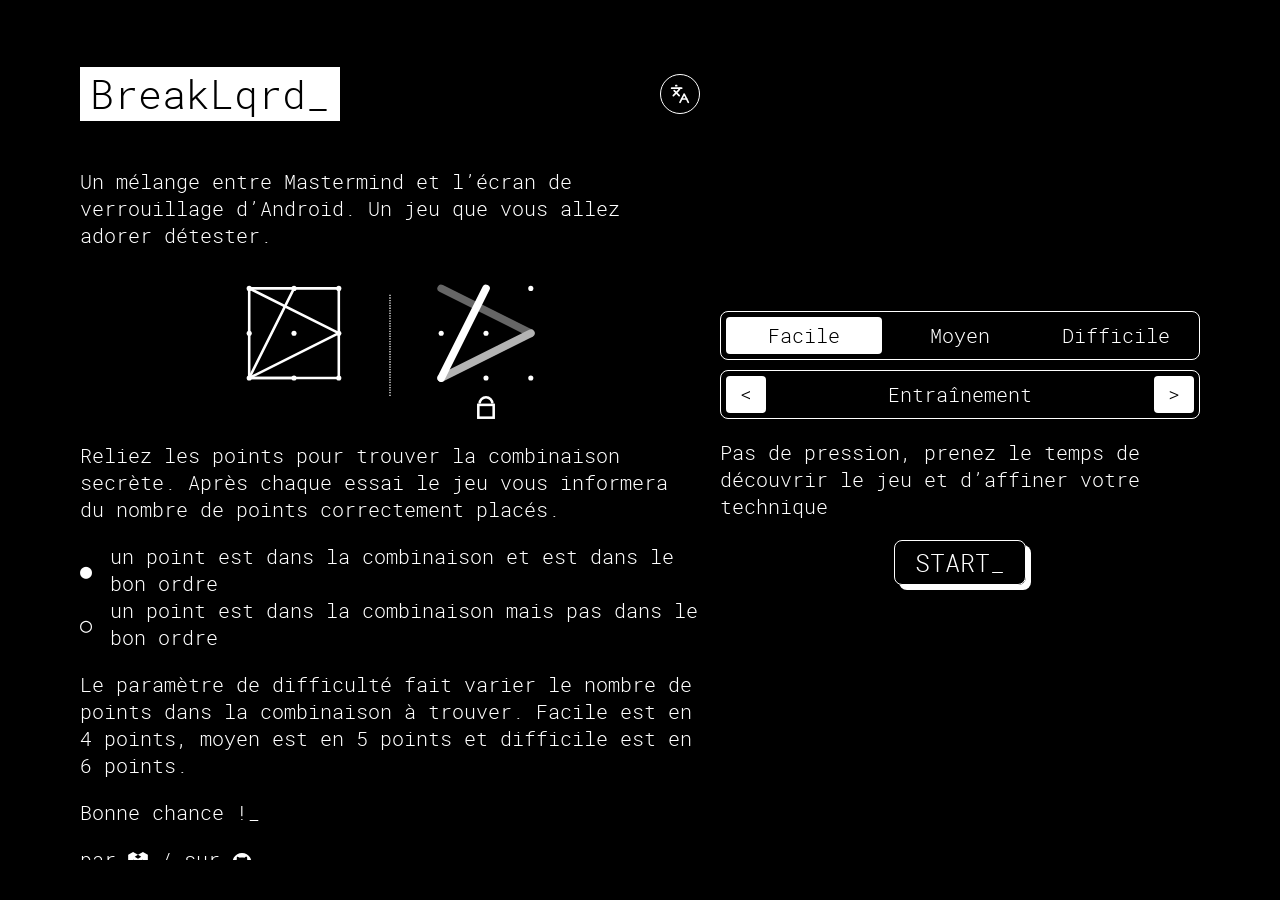
<file: games/catalog-sample/breaklock/fr/index.html>
<!DOCTYPE html>
<html lang="fr">
  <head>
    <title>BreakLock</title>
    <meta name="description" content="Un mélange entre Mastermind et l’écran de verrouillage d’Android. Un jeu que vous allez adorer détester." />
    <base href="../" />
    <meta http-equiv="X-UA-Compatible" content="IE=edge" />
    <meta http-equiv="Content-Type" content="text/html; charset=UTF-8" />

    <link rel="shortcut icon" href="assets/favicon.ico" />
    <meta name="theme-color" content="#000000" />

    <link rel="manifest" href="fr/manifest.json" />

    <!-- Add to home screen for Safari on iOS -->
    <link rel="apple-touch-icon" href="assets/icons/ios-180x180.png" />
    <link
      rel="apple-touch-startup-image"
      href="assets/ios-startup/startup-640x1136.png"
      media="device-width: 375px"
    />
    <link
      rel="apple-touch-startup-image"
      href="assets/ios-startup/startup-1080x1920.png"
      media="device-width: 414px"
    />
    <link
      rel="apple-touch-startup-image"
      href="assets/ios-startup/startup-640x1136.png"
      media="(device-width: 320px) and (device-height: 568px)"
    />
    <link
      rel="apple-touch-startup-image"
      href="assets/ios-startup/startup-640x960.png"
      media="(device-width: 320px) and (device-height: 480px)"
    />

    <meta name="apple-mobile-web-app-title" content="BreakLock" />
    <meta name="apple-mobile-web-app-capable" content="yes" />
    <meta name="apple-mobile-web-app-status-bar-style" content="black" />

    <meta name="HandheldFriendly" content="True" />
    <meta name="MobileOptimized" content="320" />
    <meta
      name="viewport"
      content="width=device-width, initial-scale=1.0, maximum-scale=1, user-scalable=no, minimal-ui"
    />

    <meta
      name="msapplication-TileImage"
      content="assets/icons/icon-144x144.png"
    />
    <meta name="msapplication-TileColor" content="#000000" />

    <link rel="stylesheet" type="text/css" href="fr/app.css" />
    <style></style>
  </head>

  <body>
    <script type="text/javascript">
      const isRoot = (() => {
        const x = window.location.pathname.split('/');
        while (true) {
          const y = x.pop();
          if (y === undefined) return true;
          if (y.length === 2) return false;
        }
      })();

      if (isRoot) {
        const supported = { fa: true, en: true, zh: true, ru: true, fr: true, pt_br:true, it: true };
        for (const l of navigator.languages) {
          if (l === 'en') break;
          if (supported[l]) {
            window.location = l;
          }
        }
      }
    </script>
    <!-- Intro -->
    <p id="app-intro" style="font-family: monospace; color: #fff">
      $ ./breaklock start<br />
      Loading...
      <style type="text/css">
        body {
          background: #000000;
        }
      </style>
    </p>

    <!-- Static content -->
    <div style="display: none">
      <div id="instructions-template">
        <object
          class="introduction-demo"
          data="assets/intro.svg"
          type="image/svg+xml"
        ></object>
        <p>Reliez les points pour trouver la combinaison secrète. Après chaque essai le jeu vous informera du nombre de points correctement placés.</p>
        <p></p>
        <table>
          <tr>
            <td style="width: 1.5em">&#9679;</td>
            <td>un point est dans la combinaison et est dans le bon ordre</td>
          </tr>
          <tr>
            <td>&#9675;</td>
            <td>un point est dans la combinaison mais pas dans le bon ordre</td>
          </tr>
        </table>
        <p>Le paramètre de difficulté fait varier le nombre de points dans la combinaison à trouver. Facile est en 4 points, moyen est en 5 points et difficile est en 6 points.</p>
        <p>Bonne chance !_</p>
        <p class="small">par <a href="https://twitter.com/mxwllt"><svg class="icon"><use xmlns:xlink="http://www.w3.org/1999/xlink" xlink:href="#icon-maxwellito"></use></svg></a> / sur <a href="https://github.com/maxwellito/breaklock"><svg class="icon"><use xmlns:xlink="http://www.w3.org/1999/xlink" xlink:href="#icon-github"></use></svg></a></p>
      </div>
    </div>
    <!-- SVG Icon definitions -->
    <svg xmlns="http://www.w3.org/2000/svg" style="display: none">
      <symbol viewBox="0 0 128 128" id="icon-new_game">
        <path
          d="M111.5,120.5h-96c-4.418,0-8-3.582-8-8V16c0-3.236,1.949-6.153,4.938-7.391c2.991-1.237,6.432-0.554,8.718,1.734l48.5,48.5 c2.288,2.288,2.972,5.729,1.733,8.719S67.235,72.5,64,72.5H23.5v32h80v-80h-40c-4.418,0-8-3.582-8-8s3.582-8,8-8h48 c4.418,0,8,3.582,8,8v96C119.5,116.918,115.918,120.5,111.5,120.5z M23.5,56.5h21.187L23.5,35.313V56.5z"
        />
      </symbol>
      <symbol viewBox="0 0 128 128" id="icon-back_home">
        <path
          d="M111.5,120.5h-96c-4.418,0-8-3.582-8-8V64c0-2.129,0.849-4.17,2.358-5.672l48.25-48C59.613,8.831,61.681,8.015,63.776,8 c2.123,0.007,4.157,0.858,5.652,2.365l47.875,48.25c1.907,1.922,2.639,4.569,2.196,7.047V112.5 C119.5,116.918,115.918,120.5,111.5,120.5z M23.5,104.5h80v-32h-40c-4.418,0-8-3.582-8-8s3.582-8,8-8h29.165L63.713,27.321 L23.5,67.326V104.5z"
        />
      </symbol>
      <symbol viewBox="0 0 128 128" id="icon-solution">
        <path
          d="M15.5,120c-1.463,0-2.921-0.4-4.207-1.194C8.936,117.348,7.5,114.772,7.5,112V16c0-2.772,1.436-5.348,3.794-6.805 c2.359-1.458,5.304-1.591,7.784-0.35l96,48C117.788,58.2,119.5,60.97,119.5,64s-1.712,5.8-4.422,7.155l-96,48 C17.949,119.72,16.723,120,15.5,120z M23.5,28.944v70.111L93.611,64L23.5,28.944z"
        />
      </symbol>
      <symbol viewBox="0 0 120 122" id="icon-maxwellito">
        <polyline
          points="30,0 60,17.33 40,28.88 60,40.43 80,28.88 60,17.33 90,0 120,17.33 120,51.98 90,69.29 90,46.20 70,57.75 70,80.84 90,69.29 90,103.93 60,121.26 30,103.93 30,69.29 50,80.84 50,57.75 30,46.2 30,69.29 0,51.98 0,17.33"
        />
      </symbol>
      <symbol viewBox="0 0 128 128" id="icon-github">
        <path
          d="M115.9,35.4c-5.3-9.2-12.6-16.5-21.8-21.8c-9.2-5.4-19.2-8-30.1-8c-10.9,0-20.9,2.7-30.1,8C24.7,18.9,17.4,26.2,12,35.4 c-5.3,9.2-8,19.3-8,30.1c0,13.1,3.8,24.9,11.4,35.3c7.7,10.4,17.5,17.7,29.6,21.7c1.4,0.3,2.5,0.1,3.1-0.5c0.7-0.6,1-1.4,1-2.4 v-4.2l-0.1-7l-1.8,0.3c-1.1,0.3-2.6,0.3-4.4,0.3c-1.7,0-3.6-0.2-5.4-0.5c-1.9-0.3-3.6-1.1-5.3-2.3c-1.6-1.2-2.7-2.8-3.4-4.8 L28,99.5c-0.5-1.2-1.3-2.5-2.5-4c-1.1-1.5-2.2-2.5-3.4-3l-0.5-0.4c-0.4-0.3-0.7-0.5-1-0.9c-0.3-0.4-0.5-0.7-0.7-1.1 c-0.1-0.4,0-0.7,0.4-0.9c0.4-0.3,1.2-0.4,2.2-0.4l1.6,0.3c1,0.2,2.3,0.8,3.8,1.8c1.6,1,2.8,2.4,3.8,4.1c1.2,2.1,2.6,3.7,4.3,4.8 c1.7,1.1,3.4,1.6,5.1,1.6c1.7,0,3.2-0.1,4.5-0.4c1.2-0.2,2.4-0.6,3.5-1.1c0.5-3.5,1.8-6.2,3.8-8c-3-0.3-5.6-0.8-8-1.4 c-2.4-0.7-4.8-1.6-7.3-3.1c-2.5-1.4-4.7-3.1-6.3-5.2c-1.6-2.1-3-4.8-4.1-8.2c-1.1-3.4-1.6-7.3-1.6-11.7c0-6.3,2.1-11.7,6.2-16.1 c-1.9-4.7-1.8-10,0.5-16c1.5-0.4,3.7-0.1,6.7,1.1c3,1.2,5.1,2.2,6.5,3c1.4,0.8,2.5,1.5,3.3,2.1c4.8-1.4,9.9-2,15-2 c5.1,0,10.1,0.7,15,2l3-1.9c2-1.3,4.4-2.5,7.2-3.5c2.7-1,4.9-1.4,6.3-0.8c2.4,5.9,2.6,11.2,0.7,15.9c4.1,4.5,6.2,9.9,6.2,16.1 c0,4.4-0.5,8.3-1.6,11.8c-1,3.4-2.4,6.1-4.1,8.2c-1.7,2-3.8,3.8-6.3,5.1c-2.6,1.5-5,2.5-7.4,3.1c-2.4,0.6-5,1.1-8,1.4 c2.7,2.4,4.1,6.1,4.1,11.1v16.5c0,0.9,0.3,1.7,1,2.4c0.7,0.6,1.6,0.8,3.1,0.5c12-4,21.9-11.2,29.6-21.7 c7.7-10.4,11.4-22.2,11.4-35.3C124,54.7,121.3,44.6,115.9,35.4L115.9,35.4z"
        />
      </symbol>
      <symbol viewBox="0 0 128 128" id="icon-facebook">
        <path
          d="M16,16v96h51.164V74.451h-12.08v-13.99h12.08V50.144c0-11.973,7.312-18.493,17.994-18.493c5.115,0,9.514,0.381,10.795,0.552 v12.514l-7.408,0.003c-5.809,0-6.934,2.76-6.934,6.811v8.932h13.854l-1.803,13.99H81.611V112H112V16H16z"
        />
      </symbol>
      <symbol viewBox="0 0 128 128" id="icon-twitter">
        <path
          d="M128,24.3c-4.7,2.1-9.8,3.5-15.1,4.1c5.4-3.2,9.6-8.4,11.5-14.5c-5.1,3-10.7,5.2-16.7,6.4 C103,15.2,96.2,12,88.6,12c-14.5,0-26.3,11.8-26.3,26.3c0,2.1,0.2,4.1,0.7,6C41.2,43.2,21.9,32.7,8.9,16.8 C6.7,20.7,5.4,25.2,5.4,30c0,9.1,4.6,17.1,11.7,21.9c-4.3-0.1-8.4-1.3-11.9-3.3v0.3c0,12.7,9.1,23.3,21.1,25.7 c-2.2,0.6-4.5,0.9-6.9,0.9c-1.7,0-3.3-0.2-4.9-0.5c3.3,10.4,13,18,24.5,18.2c-9,7-20.3,11.2-32.6,11.2c-2.1,0-4.2-0.1-6.3-0.4 c11.6,7.5,25.4,11.8,40.2,11.8c48.3,0,74.7-40,74.7-74.7l-0.1-3.4C120,34.2,124.5,29.6,128,24.3z"
        />
      </symbol>
      <!-- Multi-lang icon from lucide.dev -->
      <symbol viewBox="0 0 24 24" id="icon-lang">
        <g fill="none" stroke="currentColor" stroke-width="2" stroke-linecap="round" stroke-linejoin="round">
          <path d="M5 8l6 6"></path>
          <path d="M4 14l6-6 2-3"></path>
          <path d="M2 5h12"></path>
          <path d="M7 2h1"></path>
          <path d="M22 22l-5-10-5 10"></path>
          <path d="M14 18h6"></path>
        </g>
      </symbol>
    </svg>

    <noscript>
      <!--[if lte IE 6]>
        <p>
          If you read this it's probably because the world has rebooted. I don't
          know how but you arrived here. I'm sorry you cannot enjoy this little
          game but you will be able to in the not too distant future. Browsers
          will become incredibly better. Just before the world turns into chaos
          due to Nutella production shortages. Scientists will realise too late
          that Nutella was to humans what pollen is to bees. Don't believe the
          hype, the end didn't (or won't) happen because the 'left-pad' package
          got removed from NPM. Good luck.
        </p>
        <p>
          PS: If the world has ended, please tell thejameskyle that I loved him.
          Only his cat can save the world. (Shut the door)
        </p>
      <![endif]-->
    </noscript>

    <script src="fr/app.js"></script>
    <script type="text/javascript">
      // Set up service worker
      if ('serviceWorker' in navigator) {
        navigator.serviceWorker.register('service-worker.js');
      }

      // Easter Egg to get it full black
      // Awesome for OLED screens
      if (localStorage.getItem('isDeepBlack')) {
        document.body.classList.add('deepblack');
      }
    </script>
  </body>
</html>
</file>
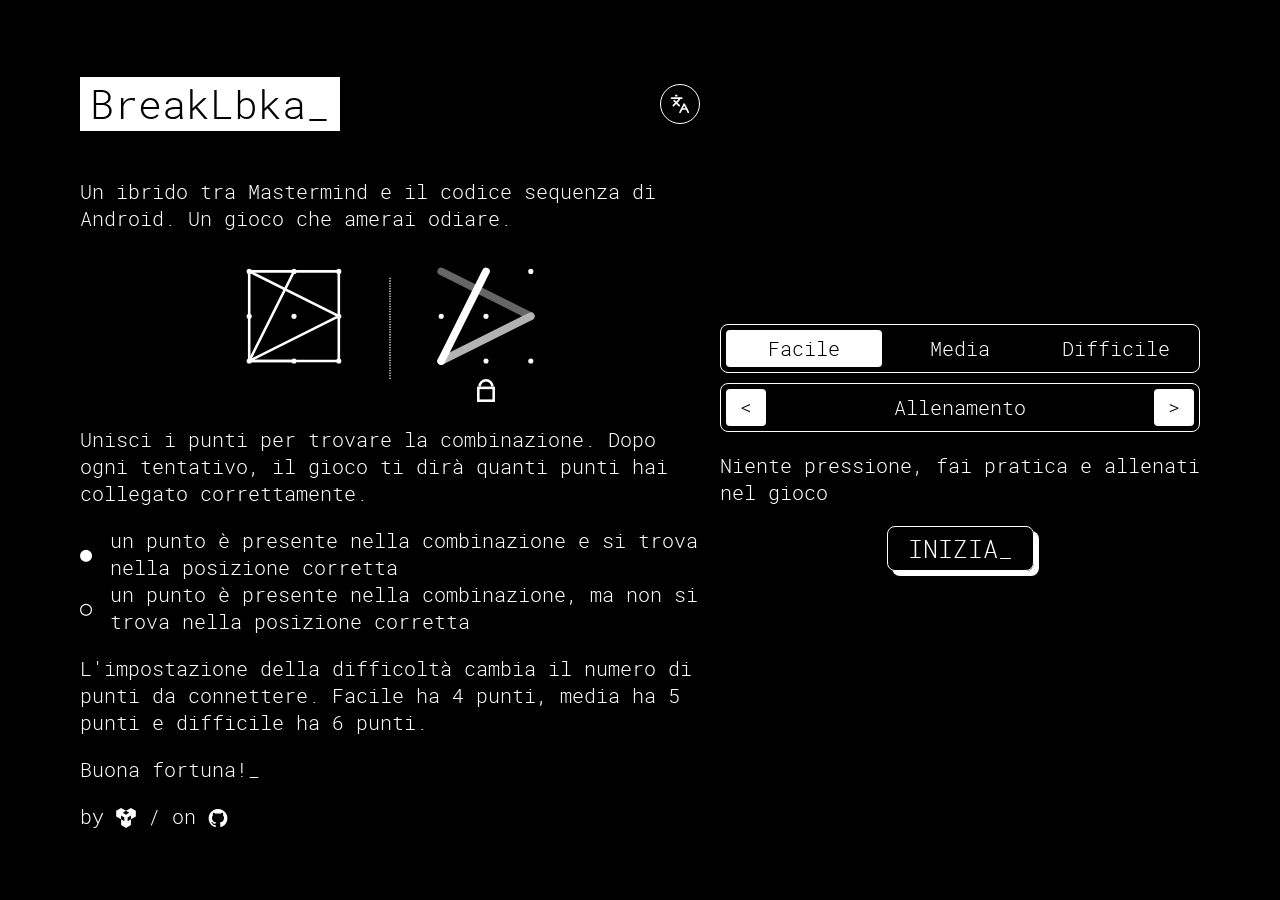
<file: games/catalog-sample/breaklock/it/index.html>
<!DOCTYPE html>
<html lang="it">
  <head>
    <title>BreakLock</title>
    <meta name="description" content="Un ibrido tra Mastermind e il codice sequenza di Android. Un gioco che amerai odiare." />
    <base href="../" />
    <meta http-equiv="X-UA-Compatible" content="IE=edge" />
    <meta http-equiv="Content-Type" content="text/html; charset=UTF-8" />

    <link rel="shortcut icon" href="assets/favicon.ico" />
    <meta name="theme-color" content="#000000" />

    <link rel="manifest" href="it/manifest.json" />

    <!-- Add to home screen for Safari on iOS -->
    <link rel="apple-touch-icon" href="assets/icons/ios-180x180.png" />
    <link
      rel="apple-touch-startup-image"
      href="assets/ios-startup/startup-640x1136.png"
      media="device-width: 375px"
    />
    <link
      rel="apple-touch-startup-image"
      href="assets/ios-startup/startup-1080x1920.png"
      media="device-width: 414px"
    />
    <link
      rel="apple-touch-startup-image"
      href="assets/ios-startup/startup-640x1136.png"
      media="(device-width: 320px) and (device-height: 568px)"
    />
    <link
      rel="apple-touch-startup-image"
      href="assets/ios-startup/startup-640x960.png"
      media="(device-width: 320px) and (device-height: 480px)"
    />

    <meta name="apple-mobile-web-app-title" content="BreakLock" />
    <meta name="apple-mobile-web-app-capable" content="yes" />
    <meta name="apple-mobile-web-app-status-bar-style" content="black" />

    <meta name="HandheldFriendly" content="True" />
    <meta name="MobileOptimized" content="320" />
    <meta
      name="viewport"
      content="width=device-width, initial-scale=1.0, maximum-scale=1, user-scalable=no, minimal-ui"
    />

    <meta
      name="msapplication-TileImage"
      content="assets/icons/icon-144x144.png"
    />
    <meta name="msapplication-TileColor" content="#000000" />

    <link rel="stylesheet" type="text/css" href="it/app.css" />
    <style></style>
  </head>

  <body>
    <script type="text/javascript">
      const isRoot = (() => {
        const x = window.location.pathname.split('/');
        while (true) {
          const y = x.pop();
          if (y === undefined) return true;
          if (y.length === 2) return false;
        }
      })();

      if (isRoot) {
        const supported = { fa: true, en: true, zh: true, ru: true, fr: true, pt_br:true, it: true };
        for (const l of navigator.languages) {
          if (l === 'en') break;
          if (supported[l]) {
            window.location = l;
          }
        }
      }
    </script>
    <!-- Intro -->
    <p id="app-intro" style="font-family: monospace; color: #fff">
      $ ./breaklock start<br />
      Loading...
      <style type="text/css">
        body {
          background: #000000;
        }
      </style>
    </p>

    <!-- Static content -->
    <div style="display: none">
      <div id="instructions-template">
        <object
          class="introduction-demo"
          data="assets/intro.svg"
          type="image/svg+xml"
        ></object>
        <p>Unisci i punti per trovare la combinazione. Dopo ogni tentativo, il gioco ti dirà quanti punti hai collegato correttamente.</p>
        <p></p>
        <table>
          <tr>
            <td style="width: 1.5em">&#9679;</td>
            <td>un punto è presente nella combinazione e si trova nella posizione corretta</td>
          </tr>
          <tr>
            <td>&#9675;</td>
            <td>un punto è presente nella combinazione, ma non si trova nella posizione corretta</td>
          </tr>
        </table>
        <p>L'impostazione della difficoltà cambia il numero di punti da connettere. Facile ha 4 punti, media ha 5 punti e difficile ha 6 punti.</p>
        <p>Buona fortuna!_</p>
        <p class="small">by <a href="https://twitter.com/mxwllt"><svg class="icon"><use xmlns:xlink="http://www.w3.org/1999/xlink" xlink:href="#icon-maxwellito"></use></svg></a> / on <a href="https://github.com/maxwellito/breaklock"><svg class="icon"><use xmlns:xlink="http://www.w3.org/1999/xlink" xlink:href="#icon-github"></use></svg></a></p>
      </div>
    </div>
    <!-- SVG Icon definitions -->
    <svg xmlns="http://www.w3.org/2000/svg" style="display: none">
      <symbol viewBox="0 0 128 128" id="icon-new_game">
        <path
          d="M111.5,120.5h-96c-4.418,0-8-3.582-8-8V16c0-3.236,1.949-6.153,4.938-7.391c2.991-1.237,6.432-0.554,8.718,1.734l48.5,48.5 c2.288,2.288,2.972,5.729,1.733,8.719S67.235,72.5,64,72.5H23.5v32h80v-80h-40c-4.418,0-8-3.582-8-8s3.582-8,8-8h48 c4.418,0,8,3.582,8,8v96C119.5,116.918,115.918,120.5,111.5,120.5z M23.5,56.5h21.187L23.5,35.313V56.5z"
        />
      </symbol>
      <symbol viewBox="0 0 128 128" id="icon-back_home">
        <path
          d="M111.5,120.5h-96c-4.418,0-8-3.582-8-8V64c0-2.129,0.849-4.17,2.358-5.672l48.25-48C59.613,8.831,61.681,8.015,63.776,8 c2.123,0.007,4.157,0.858,5.652,2.365l47.875,48.25c1.907,1.922,2.639,4.569,2.196,7.047V112.5 C119.5,116.918,115.918,120.5,111.5,120.5z M23.5,104.5h80v-32h-40c-4.418,0-8-3.582-8-8s3.582-8,8-8h29.165L63.713,27.321 L23.5,67.326V104.5z"
        />
      </symbol>
      <symbol viewBox="0 0 128 128" id="icon-solution">
        <path
          d="M15.5,120c-1.463,0-2.921-0.4-4.207-1.194C8.936,117.348,7.5,114.772,7.5,112V16c0-2.772,1.436-5.348,3.794-6.805 c2.359-1.458,5.304-1.591,7.784-0.35l96,48C117.788,58.2,119.5,60.97,119.5,64s-1.712,5.8-4.422,7.155l-96,48 C17.949,119.72,16.723,120,15.5,120z M23.5,28.944v70.111L93.611,64L23.5,28.944z"
        />
      </symbol>
      <symbol viewBox="0 0 120 122" id="icon-maxwellito">
        <polyline
          points="30,0 60,17.33 40,28.88 60,40.43 80,28.88 60,17.33 90,0 120,17.33 120,51.98 90,69.29 90,46.20 70,57.75 70,80.84 90,69.29 90,103.93 60,121.26 30,103.93 30,69.29 50,80.84 50,57.75 30,46.2 30,69.29 0,51.98 0,17.33"
        />
      </symbol>
      <symbol viewBox="0 0 128 128" id="icon-github">
        <path
          d="M115.9,35.4c-5.3-9.2-12.6-16.5-21.8-21.8c-9.2-5.4-19.2-8-30.1-8c-10.9,0-20.9,2.7-30.1,8C24.7,18.9,17.4,26.2,12,35.4 c-5.3,9.2-8,19.3-8,30.1c0,13.1,3.8,24.9,11.4,35.3c7.7,10.4,17.5,17.7,29.6,21.7c1.4,0.3,2.5,0.1,3.1-0.5c0.7-0.6,1-1.4,1-2.4 v-4.2l-0.1-7l-1.8,0.3c-1.1,0.3-2.6,0.3-4.4,0.3c-1.7,0-3.6-0.2-5.4-0.5c-1.9-0.3-3.6-1.1-5.3-2.3c-1.6-1.2-2.7-2.8-3.4-4.8 L28,99.5c-0.5-1.2-1.3-2.5-2.5-4c-1.1-1.5-2.2-2.5-3.4-3l-0.5-0.4c-0.4-0.3-0.7-0.5-1-0.9c-0.3-0.4-0.5-0.7-0.7-1.1 c-0.1-0.4,0-0.7,0.4-0.9c0.4-0.3,1.2-0.4,2.2-0.4l1.6,0.3c1,0.2,2.3,0.8,3.8,1.8c1.6,1,2.8,2.4,3.8,4.1c1.2,2.1,2.6,3.7,4.3,4.8 c1.7,1.1,3.4,1.6,5.1,1.6c1.7,0,3.2-0.1,4.5-0.4c1.2-0.2,2.4-0.6,3.5-1.1c0.5-3.5,1.8-6.2,3.8-8c-3-0.3-5.6-0.8-8-1.4 c-2.4-0.7-4.8-1.6-7.3-3.1c-2.5-1.4-4.7-3.1-6.3-5.2c-1.6-2.1-3-4.8-4.1-8.2c-1.1-3.4-1.6-7.3-1.6-11.7c0-6.3,2.1-11.7,6.2-16.1 c-1.9-4.7-1.8-10,0.5-16c1.5-0.4,3.7-0.1,6.7,1.1c3,1.2,5.1,2.2,6.5,3c1.4,0.8,2.5,1.5,3.3,2.1c4.8-1.4,9.9-2,15-2 c5.1,0,10.1,0.7,15,2l3-1.9c2-1.3,4.4-2.5,7.2-3.5c2.7-1,4.9-1.4,6.3-0.8c2.4,5.9,2.6,11.2,0.7,15.9c4.1,4.5,6.2,9.9,6.2,16.1 c0,4.4-0.5,8.3-1.6,11.8c-1,3.4-2.4,6.1-4.1,8.2c-1.7,2-3.8,3.8-6.3,5.1c-2.6,1.5-5,2.5-7.4,3.1c-2.4,0.6-5,1.1-8,1.4 c2.7,2.4,4.1,6.1,4.1,11.1v16.5c0,0.9,0.3,1.7,1,2.4c0.7,0.6,1.6,0.8,3.1,0.5c12-4,21.9-11.2,29.6-21.7 c7.7-10.4,11.4-22.2,11.4-35.3C124,54.7,121.3,44.6,115.9,35.4L115.9,35.4z"
        />
      </symbol>
      <symbol viewBox="0 0 128 128" id="icon-facebook">
        <path
          d="M16,16v96h51.164V74.451h-12.08v-13.99h12.08V50.144c0-11.973,7.312-18.493,17.994-18.493c5.115,0,9.514,0.381,10.795,0.552 v12.514l-7.408,0.003c-5.809,0-6.934,2.76-6.934,6.811v8.932h13.854l-1.803,13.99H81.611V112H112V16H16z"
        />
      </symbol>
      <symbol viewBox="0 0 128 128" id="icon-twitter">
        <path
          d="M128,24.3c-4.7,2.1-9.8,3.5-15.1,4.1c5.4-3.2,9.6-8.4,11.5-14.5c-5.1,3-10.7,5.2-16.7,6.4 C103,15.2,96.2,12,88.6,12c-14.5,0-26.3,11.8-26.3,26.3c0,2.1,0.2,4.1,0.7,6C41.2,43.2,21.9,32.7,8.9,16.8 C6.7,20.7,5.4,25.2,5.4,30c0,9.1,4.6,17.1,11.7,21.9c-4.3-0.1-8.4-1.3-11.9-3.3v0.3c0,12.7,9.1,23.3,21.1,25.7 c-2.2,0.6-4.5,0.9-6.9,0.9c-1.7,0-3.3-0.2-4.9-0.5c3.3,10.4,13,18,24.5,18.2c-9,7-20.3,11.2-32.6,11.2c-2.1,0-4.2-0.1-6.3-0.4 c11.6,7.5,25.4,11.8,40.2,11.8c48.3,0,74.7-40,74.7-74.7l-0.1-3.4C120,34.2,124.5,29.6,128,24.3z"
        />
      </symbol>
      <!-- Multi-lang icon from lucide.dev -->
      <symbol viewBox="0 0 24 24" id="icon-lang">
        <g fill="none" stroke="currentColor" stroke-width="2" stroke-linecap="round" stroke-linejoin="round">
          <path d="M5 8l6 6"></path>
          <path d="M4 14l6-6 2-3"></path>
          <path d="M2 5h12"></path>
          <path d="M7 2h1"></path>
          <path d="M22 22l-5-10-5 10"></path>
          <path d="M14 18h6"></path>
        </g>
      </symbol>
    </svg>

    <noscript>
      <!--[if lte IE 6]>
        <p>
          If you read this it's probably because the world has rebooted. I don't
          know how but you arrived here. I'm sorry you cannot enjoy this little
          game but you will be able to in the not too distant future. Browsers
          will become incredibly better. Just before the world turns into chaos
          due to Nutella production shortages. Scientists will realise too late
          that Nutella was to humans what pollen is to bees. Don't believe the
          hype, the end didn't (or won't) happen because the 'left-pad' package
          got removed from NPM. Good luck.
        </p>
        <p>
          PS: If the world has ended, please tell thejameskyle that I loved him.
          Only his cat can save the world. (Shut the door)
        </p>
      <![endif]-->
    </noscript>

    <script src="it/app.js"></script>
    <script type="text/javascript">
      // Set up service worker
      if ('serviceWorker' in navigator) {
        navigator.serviceWorker.register('service-worker.js');
      }

      // Easter Egg to get it full black
      // Awesome for OLED screens
      if (localStorage.getItem('isDeepBlack')) {
        document.body.classList.add('deepblack');
      }
    </script>
  </body>
</html>
</file>
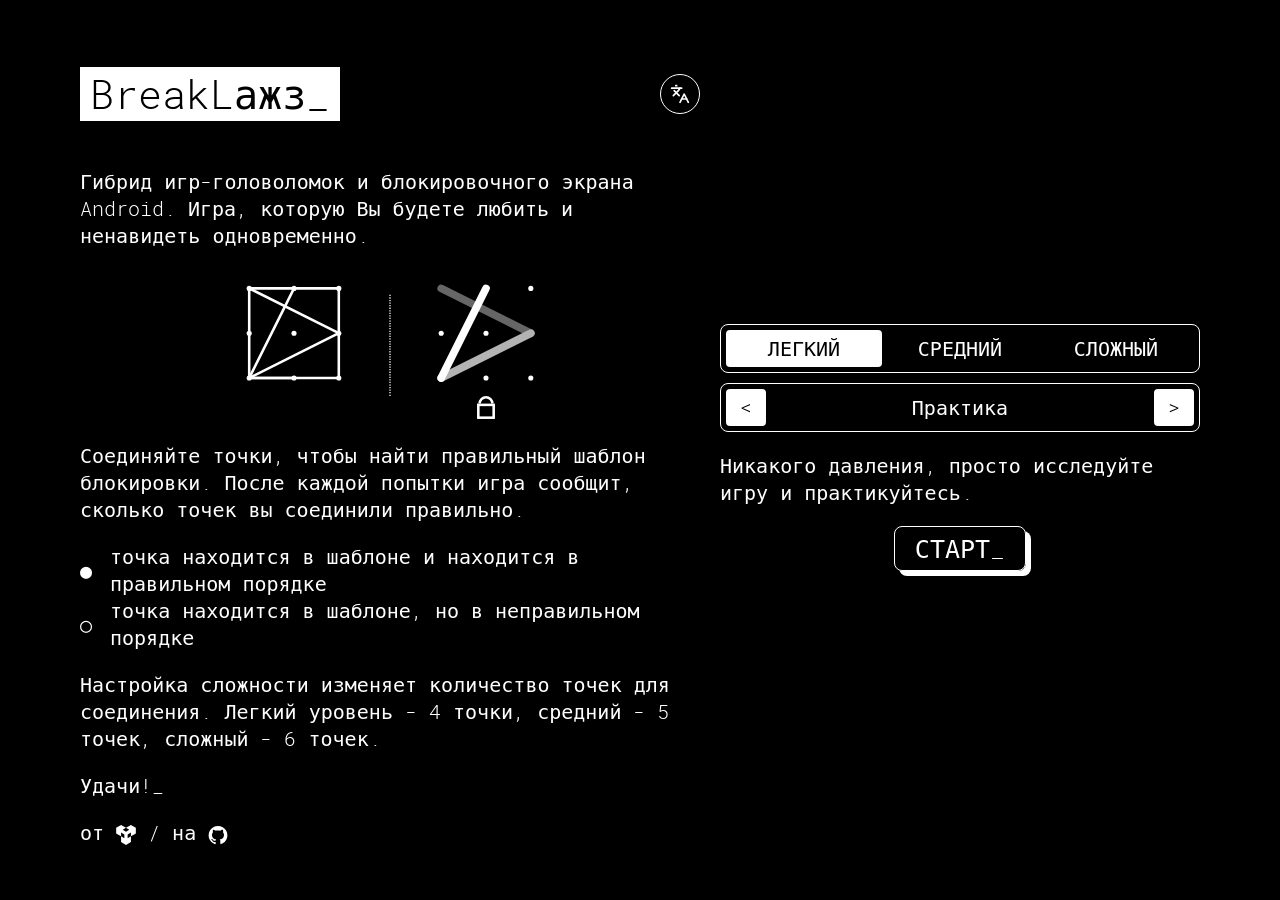
<file: games/catalog-sample/breaklock/ru/index.html>
<!DOCTYPE html>
<html lang="ru">
  <head>
    <title>BreakLock</title>
    <meta name="description" content="Гибрид игр-головоломок и блокировочного экрана Android. Игра, которую Вы будете любить и ненавидеть одновременно." />
    <base href="../" />
    <meta http-equiv="X-UA-Compatible" content="IE=edge" />
    <meta http-equiv="Content-Type" content="text/html; charset=UTF-8" />

    <link rel="shortcut icon" href="assets/favicon.ico" />
    <meta name="theme-color" content="#000000" />

    <link rel="manifest" href="ru/manifest.json" />

    <!-- Add to home screen for Safari on iOS -->
    <link rel="apple-touch-icon" href="assets/icons/ios-180x180.png" />
    <link
      rel="apple-touch-startup-image"
      href="assets/ios-startup/startup-640x1136.png"
      media="device-width: 375px"
    />
    <link
      rel="apple-touch-startup-image"
      href="assets/ios-startup/startup-1080x1920.png"
      media="device-width: 414px"
    />
    <link
      rel="apple-touch-startup-image"
      href="assets/ios-startup/startup-640x1136.png"
      media="(device-width: 320px) and (device-height: 568px)"
    />
    <link
      rel="apple-touch-startup-image"
      href="assets/ios-startup/startup-640x960.png"
      media="(device-width: 320px) and (device-height: 480px)"
    />

    <meta name="apple-mobile-web-app-title" content="BreakLock" />
    <meta name="apple-mobile-web-app-capable" content="yes" />
    <meta name="apple-mobile-web-app-status-bar-style" content="black" />

    <meta name="HandheldFriendly" content="True" />
    <meta name="MobileOptimized" content="320" />
    <meta
      name="viewport"
      content="width=device-width, initial-scale=1.0, maximum-scale=1, user-scalable=no, minimal-ui"
    />

    <meta
      name="msapplication-TileImage"
      content="assets/icons/icon-144x144.png"
    />
    <meta name="msapplication-TileColor" content="#000000" />

    <link rel="stylesheet" type="text/css" href="ru/app.css" />
    <style></style>
  </head>

  <body>
    <script type="text/javascript">
      const isRoot = (() => {
        const x = window.location.pathname.split('/');
        while (true) {
          const y = x.pop();
          if (y === undefined) return true;
          if (y.length === 2) return false;
        }
      })();

      if (isRoot) {
        const supported = { fa: true, en: true, zh: true, ru: true, fr: true, pt_br:true, it: true };
        for (const l of navigator.languages) {
          if (l === 'en') break;
          if (supported[l]) {
            window.location = l;
          }
        }
      }
    </script>
    <!-- Intro -->
    <p id="app-intro" style="font-family: monospace; color: #fff">
      $ ./breaklock start<br />
      Loading...
      <style type="text/css">
        body {
          background: #000000;
        }
      </style>
    </p>

    <!-- Static content -->
    <div style="display: none">
      <div id="instructions-template">
        <object
          class="introduction-demo"
          data="assets/intro.svg"
          type="image/svg+xml"
        ></object>
        <p>Соединяйте точки, чтобы найти правильный шаблон блокировки. После каждой попытки игра сообщит, сколько точек вы соединили правильно.</p>
        <p></p>
        <table>
          <tr>
            <td style="width: 1.5em">&#9679;</td>
            <td>точка находится в шаблоне и находится в правильном порядке</td>
          </tr>
          <tr>
            <td>&#9675;</td>
            <td>точка находится в шаблоне, но в неправильном порядке</td>
          </tr>
        </table>
        <p>Настройка сложности изменяет количество точек для соединения. Легкий уровень - 4 точки, средний - 5 точек, сложный - 6 точек.</p>
        <p>Удачи!_</p>
        <p class="small">от <a href="https://twitter.com/mxwllt"><svg class="icon"><use xmlns:xlink="http://www.w3.org/1999/xlink" xlink:href="#icon-maxwellito"></use></svg></a> / на <a href="https://github.com/maxwellito/breaklock"><svg class="icon"><use xmlns:xlink="http://www.w3.org/1999/xlink" xlink:href="#icon-github"></use></svg></a></p>
      </div>
    </div>
    <!-- SVG Icon definitions -->
    <svg xmlns="http://www.w3.org/2000/svg" style="display: none">
      <symbol viewBox="0 0 128 128" id="icon-new_game">
        <path
          d="M111.5,120.5h-96c-4.418,0-8-3.582-8-8V16c0-3.236,1.949-6.153,4.938-7.391c2.991-1.237,6.432-0.554,8.718,1.734l48.5,48.5 c2.288,2.288,2.972,5.729,1.733,8.719S67.235,72.5,64,72.5H23.5v32h80v-80h-40c-4.418,0-8-3.582-8-8s3.582-8,8-8h48 c4.418,0,8,3.582,8,8v96C119.5,116.918,115.918,120.5,111.5,120.5z M23.5,56.5h21.187L23.5,35.313V56.5z"
        />
      </symbol>
      <symbol viewBox="0 0 128 128" id="icon-back_home">
        <path
          d="M111.5,120.5h-96c-4.418,0-8-3.582-8-8V64c0-2.129,0.849-4.17,2.358-5.672l48.25-48C59.613,8.831,61.681,8.015,63.776,8 c2.123,0.007,4.157,0.858,5.652,2.365l47.875,48.25c1.907,1.922,2.639,4.569,2.196,7.047V112.5 C119.5,116.918,115.918,120.5,111.5,120.5z M23.5,104.5h80v-32h-40c-4.418,0-8-3.582-8-8s3.582-8,8-8h29.165L63.713,27.321 L23.5,67.326V104.5z"
        />
      </symbol>
      <symbol viewBox="0 0 128 128" id="icon-solution">
        <path
          d="M15.5,120c-1.463,0-2.921-0.4-4.207-1.194C8.936,117.348,7.5,114.772,7.5,112V16c0-2.772,1.436-5.348,3.794-6.805 c2.359-1.458,5.304-1.591,7.784-0.35l96,48C117.788,58.2,119.5,60.97,119.5,64s-1.712,5.8-4.422,7.155l-96,48 C17.949,119.72,16.723,120,15.5,120z M23.5,28.944v70.111L93.611,64L23.5,28.944z"
        />
      </symbol>
      <symbol viewBox="0 0 120 122" id="icon-maxwellito">
        <polyline
          points="30,0 60,17.33 40,28.88 60,40.43 80,28.88 60,17.33 90,0 120,17.33 120,51.98 90,69.29 90,46.20 70,57.75 70,80.84 90,69.29 90,103.93 60,121.26 30,103.93 30,69.29 50,80.84 50,57.75 30,46.2 30,69.29 0,51.98 0,17.33"
        />
      </symbol>
      <symbol viewBox="0 0 128 128" id="icon-github">
        <path
          d="M115.9,35.4c-5.3-9.2-12.6-16.5-21.8-21.8c-9.2-5.4-19.2-8-30.1-8c-10.9,0-20.9,2.7-30.1,8C24.7,18.9,17.4,26.2,12,35.4 c-5.3,9.2-8,19.3-8,30.1c0,13.1,3.8,24.9,11.4,35.3c7.7,10.4,17.5,17.7,29.6,21.7c1.4,0.3,2.5,0.1,3.1-0.5c0.7-0.6,1-1.4,1-2.4 v-4.2l-0.1-7l-1.8,0.3c-1.1,0.3-2.6,0.3-4.4,0.3c-1.7,0-3.6-0.2-5.4-0.5c-1.9-0.3-3.6-1.1-5.3-2.3c-1.6-1.2-2.7-2.8-3.4-4.8 L28,99.5c-0.5-1.2-1.3-2.5-2.5-4c-1.1-1.5-2.2-2.5-3.4-3l-0.5-0.4c-0.4-0.3-0.7-0.5-1-0.9c-0.3-0.4-0.5-0.7-0.7-1.1 c-0.1-0.4,0-0.7,0.4-0.9c0.4-0.3,1.2-0.4,2.2-0.4l1.6,0.3c1,0.2,2.3,0.8,3.8,1.8c1.6,1,2.8,2.4,3.8,4.1c1.2,2.1,2.6,3.7,4.3,4.8 c1.7,1.1,3.4,1.6,5.1,1.6c1.7,0,3.2-0.1,4.5-0.4c1.2-0.2,2.4-0.6,3.5-1.1c0.5-3.5,1.8-6.2,3.8-8c-3-0.3-5.6-0.8-8-1.4 c-2.4-0.7-4.8-1.6-7.3-3.1c-2.5-1.4-4.7-3.1-6.3-5.2c-1.6-2.1-3-4.8-4.1-8.2c-1.1-3.4-1.6-7.3-1.6-11.7c0-6.3,2.1-11.7,6.2-16.1 c-1.9-4.7-1.8-10,0.5-16c1.5-0.4,3.7-0.1,6.7,1.1c3,1.2,5.1,2.2,6.5,3c1.4,0.8,2.5,1.5,3.3,2.1c4.8-1.4,9.9-2,15-2 c5.1,0,10.1,0.7,15,2l3-1.9c2-1.3,4.4-2.5,7.2-3.5c2.7-1,4.9-1.4,6.3-0.8c2.4,5.9,2.6,11.2,0.7,15.9c4.1,4.5,6.2,9.9,6.2,16.1 c0,4.4-0.5,8.3-1.6,11.8c-1,3.4-2.4,6.1-4.1,8.2c-1.7,2-3.8,3.8-6.3,5.1c-2.6,1.5-5,2.5-7.4,3.1c-2.4,0.6-5,1.1-8,1.4 c2.7,2.4,4.1,6.1,4.1,11.1v16.5c0,0.9,0.3,1.7,1,2.4c0.7,0.6,1.6,0.8,3.1,0.5c12-4,21.9-11.2,29.6-21.7 c7.7-10.4,11.4-22.2,11.4-35.3C124,54.7,121.3,44.6,115.9,35.4L115.9,35.4z"
        />
      </symbol>
      <symbol viewBox="0 0 128 128" id="icon-facebook">
        <path
          d="M16,16v96h51.164V74.451h-12.08v-13.99h12.08V50.144c0-11.973,7.312-18.493,17.994-18.493c5.115,0,9.514,0.381,10.795,0.552 v12.514l-7.408,0.003c-5.809,0-6.934,2.76-6.934,6.811v8.932h13.854l-1.803,13.99H81.611V112H112V16H16z"
        />
      </symbol>
      <symbol viewBox="0 0 128 128" id="icon-twitter">
        <path
          d="M128,24.3c-4.7,2.1-9.8,3.5-15.1,4.1c5.4-3.2,9.6-8.4,11.5-14.5c-5.1,3-10.7,5.2-16.7,6.4 C103,15.2,96.2,12,88.6,12c-14.5,0-26.3,11.8-26.3,26.3c0,2.1,0.2,4.1,0.7,6C41.2,43.2,21.9,32.7,8.9,16.8 C6.7,20.7,5.4,25.2,5.4,30c0,9.1,4.6,17.1,11.7,21.9c-4.3-0.1-8.4-1.3-11.9-3.3v0.3c0,12.7,9.1,23.3,21.1,25.7 c-2.2,0.6-4.5,0.9-6.9,0.9c-1.7,0-3.3-0.2-4.9-0.5c3.3,10.4,13,18,24.5,18.2c-9,7-20.3,11.2-32.6,11.2c-2.1,0-4.2-0.1-6.3-0.4 c11.6,7.5,25.4,11.8,40.2,11.8c48.3,0,74.7-40,74.7-74.7l-0.1-3.4C120,34.2,124.5,29.6,128,24.3z"
        />
      </symbol>
      <!-- Multi-lang icon from lucide.dev -->
      <symbol viewBox="0 0 24 24" id="icon-lang">
        <g fill="none" stroke="currentColor" stroke-width="2" stroke-linecap="round" stroke-linejoin="round">
          <path d="M5 8l6 6"></path>
          <path d="M4 14l6-6 2-3"></path>
          <path d="M2 5h12"></path>
          <path d="M7 2h1"></path>
          <path d="M22 22l-5-10-5 10"></path>
          <path d="M14 18h6"></path>
        </g>
      </symbol>
    </svg>

    <noscript>
      <!--[if lte IE 6]>
        <p>
          If you read this it's probably because the world has rebooted. I don't
          know how but you arrived here. I'm sorry you cannot enjoy this little
          game but you will be able to in the not too distant future. Browsers
          will become incredibly better. Just before the world turns into chaos
          due to Nutella production shortages. Scientists will realise too late
          that Nutella was to humans what pollen is to bees. Don't believe the
          hype, the end didn't (or won't) happen because the 'left-pad' package
          got removed from NPM. Good luck.
        </p>
        <p>
          PS: If the world has ended, please tell thejameskyle that I loved him.
          Only his cat can save the world. (Shut the door)
        </p>
      <![endif]-->
    </noscript>

    <script src="ru/app.js"></script>
    <script type="text/javascript">
      // Set up service worker
      if ('serviceWorker' in navigator) {
        navigator.serviceWorker.register('service-worker.js');
      }

      // Easter Egg to get it full black
      // Awesome for OLED screens
      if (localStorage.getItem('isDeepBlack')) {
        document.body.classList.add('deepblack');
      }
    </script>
  </body>
</html>
</file>
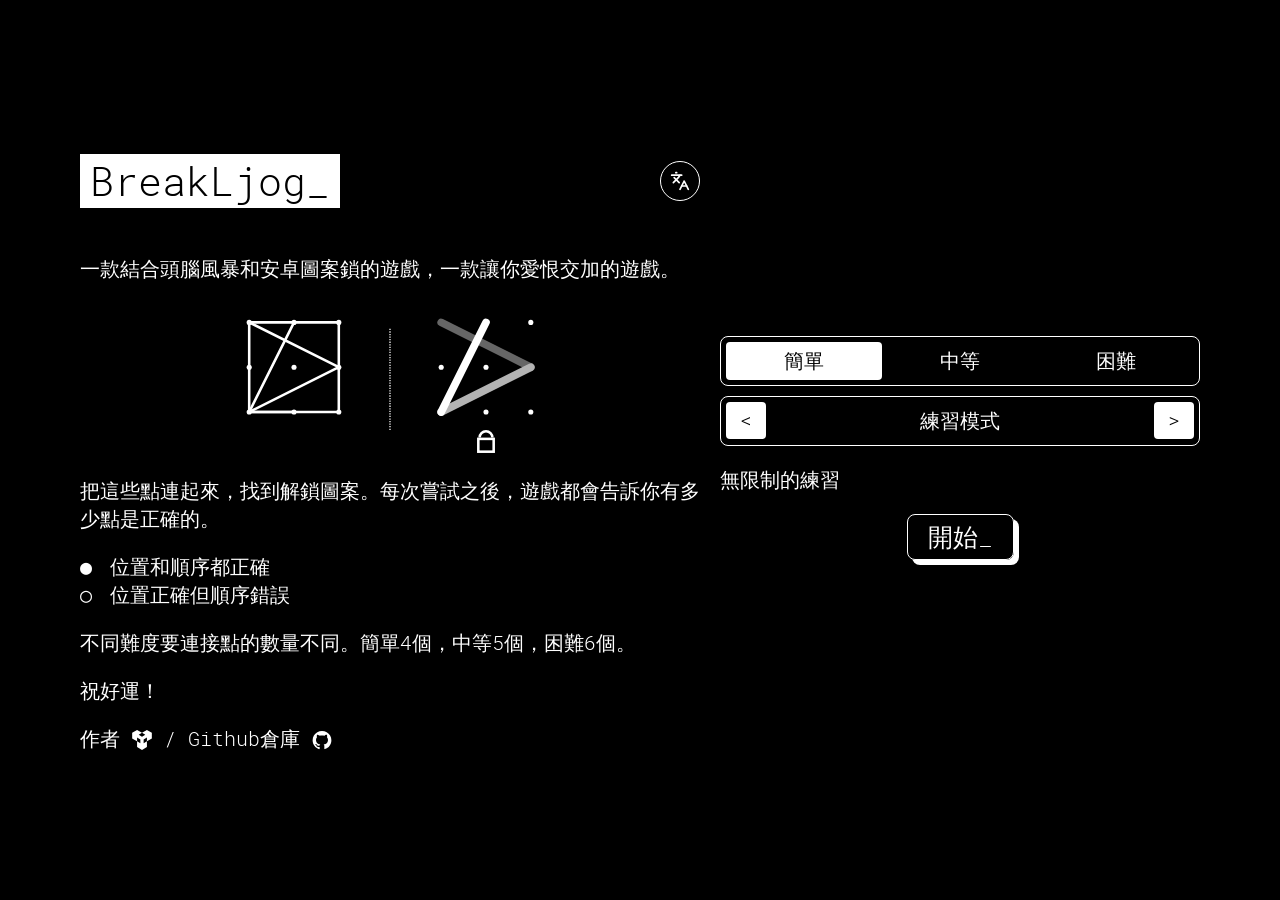
<file: games/catalog-sample/breaklock/zh-tw/index.html>
<!DOCTYPE html>
<html lang="zh-tw">
  <head>
    <title>BreakLock</title>
    <meta name="description" content="一款結合頭腦風暴和安卓圖案鎖的遊戲，一款讓你愛恨交加的遊戲。" />
    <base href="../" />
    <meta http-equiv="X-UA-Compatible" content="IE=edge" />
    <meta http-equiv="Content-Type" content="text/html; charset=UTF-8" />

    <link rel="shortcut icon" href="assets/favicon.ico" />
    <meta name="theme-color" content="#000000" />

    <link rel="manifest" href="zh-tw/manifest.json" />

    <!-- Add to home screen for Safari on iOS -->
    <link rel="apple-touch-icon" href="assets/icons/ios-180x180.png" />
    <link
      rel="apple-touch-startup-image"
      href="assets/ios-startup/startup-640x1136.png"
      media="device-width: 375px"
    />
    <link
      rel="apple-touch-startup-image"
      href="assets/ios-startup/startup-1080x1920.png"
      media="device-width: 414px"
    />
    <link
      rel="apple-touch-startup-image"
      href="assets/ios-startup/startup-640x1136.png"
      media="(device-width: 320px) and (device-height: 568px)"
    />
    <link
      rel="apple-touch-startup-image"
      href="assets/ios-startup/startup-640x960.png"
      media="(device-width: 320px) and (device-height: 480px)"
    />

    <meta name="apple-mobile-web-app-title" content="BreakLock" />
    <meta name="apple-mobile-web-app-capable" content="yes" />
    <meta name="apple-mobile-web-app-status-bar-style" content="black" />

    <meta name="HandheldFriendly" content="True" />
    <meta name="MobileOptimized" content="320" />
    <meta
      name="viewport"
      content="width=device-width, initial-scale=1.0, maximum-scale=1, user-scalable=no, minimal-ui"
    />

    <meta
      name="msapplication-TileImage"
      content="assets/icons/icon-144x144.png"
    />
    <meta name="msapplication-TileColor" content="#000000" />

    <link rel="stylesheet" type="text/css" href="zh-tw/app.css" />
    <style></style>
  </head>

  <body>
    <script type="text/javascript">
      const isRoot = (() => {
        const x = window.location.pathname.split('/');
        while (true) {
          const y = x.pop();
          if (y === undefined) return true;
          if (y.length === 2) return false;
        }
      })();

      if (isRoot) {
        const supported = { fa: true, en: true, zh: true, ru: true, fr: true, pt_br:true, it: true };
        for (const l of navigator.languages) {
          if (l === 'en') break;
          if (supported[l]) {
            window.location = l;
          }
        }
      }
    </script>
    <!-- Intro -->
    <p id="app-intro" style="font-family: monospace; color: #fff">
      $ ./breaklock start<br />
      Loading...
      <style type="text/css">
        body {
          background: #000000;
        }
      </style>
    </p>

    <!-- Static content -->
    <div style="display: none">
      <div id="instructions-template">
        <object
          class="introduction-demo"
          data="assets/intro.svg"
          type="image/svg+xml"
        ></object>
        <p>把這些點連起來，找到解鎖圖案。每次嘗試之後，遊戲都會告訴你有多少點是正確的。</p>
        <p></p>
        <table>
          <tr>
            <td style="width: 1.5em">&#9679;</td>
            <td>位置和順序都正確</td>
          </tr>
          <tr>
            <td>&#9675;</td>
            <td>位置正確但順序錯誤</td>
          </tr>
        </table>
        <p>不同難度要連接點的數量不同。簡單4個，中等5個，困難6個。</p>
        <p>祝好運！</p>
        <p class="small">作者 <a href="https://twitter.com/mxwllt"><svg class="icon"><use xmlns:xlink="http://www.w3.org/1999/xlink" xlink:href="#icon-maxwellito"></use></svg></a> / Github倉庫 <a href="https://github.com/maxwellito/breaklock"><svg class="icon"><use xmlns:xlink="http://www.w3.org/1999/xlink" xlink:href="#icon-github"></use></svg></a></p>
      </div>
    </div>
    <!-- SVG Icon definitions -->
    <svg xmlns="http://www.w3.org/2000/svg" style="display: none">
      <symbol viewBox="0 0 128 128" id="icon-new_game">
        <path
          d="M111.5,120.5h-96c-4.418,0-8-3.582-8-8V16c0-3.236,1.949-6.153,4.938-7.391c2.991-1.237,6.432-0.554,8.718,1.734l48.5,48.5 c2.288,2.288,2.972,5.729,1.733,8.719S67.235,72.5,64,72.5H23.5v32h80v-80h-40c-4.418,0-8-3.582-8-8s3.582-8,8-8h48 c4.418,0,8,3.582,8,8v96C119.5,116.918,115.918,120.5,111.5,120.5z M23.5,56.5h21.187L23.5,35.313V56.5z"
        />
      </symbol>
      <symbol viewBox="0 0 128 128" id="icon-back_home">
        <path
          d="M111.5,120.5h-96c-4.418,0-8-3.582-8-8V64c0-2.129,0.849-4.17,2.358-5.672l48.25-48C59.613,8.831,61.681,8.015,63.776,8 c2.123,0.007,4.157,0.858,5.652,2.365l47.875,48.25c1.907,1.922,2.639,4.569,2.196,7.047V112.5 C119.5,116.918,115.918,120.5,111.5,120.5z M23.5,104.5h80v-32h-40c-4.418,0-8-3.582-8-8s3.582-8,8-8h29.165L63.713,27.321 L23.5,67.326V104.5z"
        />
      </symbol>
      <symbol viewBox="0 0 128 128" id="icon-solution">
        <path
          d="M15.5,120c-1.463,0-2.921-0.4-4.207-1.194C8.936,117.348,7.5,114.772,7.5,112V16c0-2.772,1.436-5.348,3.794-6.805 c2.359-1.458,5.304-1.591,7.784-0.35l96,48C117.788,58.2,119.5,60.97,119.5,64s-1.712,5.8-4.422,7.155l-96,48 C17.949,119.72,16.723,120,15.5,120z M23.5,28.944v70.111L93.611,64L23.5,28.944z"
        />
      </symbol>
      <symbol viewBox="0 0 120 122" id="icon-maxwellito">
        <polyline
          points="30,0 60,17.33 40,28.88 60,40.43 80,28.88 60,17.33 90,0 120,17.33 120,51.98 90,69.29 90,46.20 70,57.75 70,80.84 90,69.29 90,103.93 60,121.26 30,103.93 30,69.29 50,80.84 50,57.75 30,46.2 30,69.29 0,51.98 0,17.33"
        />
      </symbol>
      <symbol viewBox="0 0 128 128" id="icon-github">
        <path
          d="M115.9,35.4c-5.3-9.2-12.6-16.5-21.8-21.8c-9.2-5.4-19.2-8-30.1-8c-10.9,0-20.9,2.7-30.1,8C24.7,18.9,17.4,26.2,12,35.4 c-5.3,9.2-8,19.3-8,30.1c0,13.1,3.8,24.9,11.4,35.3c7.7,10.4,17.5,17.7,29.6,21.7c1.4,0.3,2.5,0.1,3.1-0.5c0.7-0.6,1-1.4,1-2.4 v-4.2l-0.1-7l-1.8,0.3c-1.1,0.3-2.6,0.3-4.4,0.3c-1.7,0-3.6-0.2-5.4-0.5c-1.9-0.3-3.6-1.1-5.3-2.3c-1.6-1.2-2.7-2.8-3.4-4.8 L28,99.5c-0.5-1.2-1.3-2.5-2.5-4c-1.1-1.5-2.2-2.5-3.4-3l-0.5-0.4c-0.4-0.3-0.7-0.5-1-0.9c-0.3-0.4-0.5-0.7-0.7-1.1 c-0.1-0.4,0-0.7,0.4-0.9c0.4-0.3,1.2-0.4,2.2-0.4l1.6,0.3c1,0.2,2.3,0.8,3.8,1.8c1.6,1,2.8,2.4,3.8,4.1c1.2,2.1,2.6,3.7,4.3,4.8 c1.7,1.1,3.4,1.6,5.1,1.6c1.7,0,3.2-0.1,4.5-0.4c1.2-0.2,2.4-0.6,3.5-1.1c0.5-3.5,1.8-6.2,3.8-8c-3-0.3-5.6-0.8-8-1.4 c-2.4-0.7-4.8-1.6-7.3-3.1c-2.5-1.4-4.7-3.1-6.3-5.2c-1.6-2.1-3-4.8-4.1-8.2c-1.1-3.4-1.6-7.3-1.6-11.7c0-6.3,2.1-11.7,6.2-16.1 c-1.9-4.7-1.8-10,0.5-16c1.5-0.4,3.7-0.1,6.7,1.1c3,1.2,5.1,2.2,6.5,3c1.4,0.8,2.5,1.5,3.3,2.1c4.8-1.4,9.9-2,15-2 c5.1,0,10.1,0.7,15,2l3-1.9c2-1.3,4.4-2.5,7.2-3.5c2.7-1,4.9-1.4,6.3-0.8c2.4,5.9,2.6,11.2,0.7,15.9c4.1,4.5,6.2,9.9,6.2,16.1 c0,4.4-0.5,8.3-1.6,11.8c-1,3.4-2.4,6.1-4.1,8.2c-1.7,2-3.8,3.8-6.3,5.1c-2.6,1.5-5,2.5-7.4,3.1c-2.4,0.6-5,1.1-8,1.4 c2.7,2.4,4.1,6.1,4.1,11.1v16.5c0,0.9,0.3,1.7,1,2.4c0.7,0.6,1.6,0.8,3.1,0.5c12-4,21.9-11.2,29.6-21.7 c7.7-10.4,11.4-22.2,11.4-35.3C124,54.7,121.3,44.6,115.9,35.4L115.9,35.4z"
        />
      </symbol>
      <symbol viewBox="0 0 128 128" id="icon-facebook">
        <path
          d="M16,16v96h51.164V74.451h-12.08v-13.99h12.08V50.144c0-11.973,7.312-18.493,17.994-18.493c5.115,0,9.514,0.381,10.795,0.552 v12.514l-7.408,0.003c-5.809,0-6.934,2.76-6.934,6.811v8.932h13.854l-1.803,13.99H81.611V112H112V16H16z"
        />
      </symbol>
      <symbol viewBox="0 0 128 128" id="icon-twitter">
        <path
          d="M128,24.3c-4.7,2.1-9.8,3.5-15.1,4.1c5.4-3.2,9.6-8.4,11.5-14.5c-5.1,3-10.7,5.2-16.7,6.4 C103,15.2,96.2,12,88.6,12c-14.5,0-26.3,11.8-26.3,26.3c0,2.1,0.2,4.1,0.7,6C41.2,43.2,21.9,32.7,8.9,16.8 C6.7,20.7,5.4,25.2,5.4,30c0,9.1,4.6,17.1,11.7,21.9c-4.3-0.1-8.4-1.3-11.9-3.3v0.3c0,12.7,9.1,23.3,21.1,25.7 c-2.2,0.6-4.5,0.9-6.9,0.9c-1.7,0-3.3-0.2-4.9-0.5c3.3,10.4,13,18,24.5,18.2c-9,7-20.3,11.2-32.6,11.2c-2.1,0-4.2-0.1-6.3-0.4 c11.6,7.5,25.4,11.8,40.2,11.8c48.3,0,74.7-40,74.7-74.7l-0.1-3.4C120,34.2,124.5,29.6,128,24.3z"
        />
      </symbol>
      <!-- Multi-lang icon from lucide.dev -->
      <symbol viewBox="0 0 24 24" id="icon-lang">
        <g fill="none" stroke="currentColor" stroke-width="2" stroke-linecap="round" stroke-linejoin="round">
          <path d="M5 8l6 6"></path>
          <path d="M4 14l6-6 2-3"></path>
          <path d="M2 5h12"></path>
          <path d="M7 2h1"></path>
          <path d="M22 22l-5-10-5 10"></path>
          <path d="M14 18h6"></path>
        </g>
      </symbol>
    </svg>

    <noscript>
      <!--[if lte IE 6]>
        <p>
          If you read this it's probably because the world has rebooted. I don't
          know how but you arrived here. I'm sorry you cannot enjoy this little
          game but you will be able to in the not too distant future. Browsers
          will become incredibly better. Just before the world turns into chaos
          due to Nutella production shortages. Scientists will realise too late
          that Nutella was to humans what pollen is to bees. Don't believe the
          hype, the end didn't (or won't) happen because the 'left-pad' package
          got removed from NPM. Good luck.
        </p>
        <p>
          PS: If the world has ended, please tell thejameskyle that I loved him.
          Only his cat can save the world. (Shut the door)
        </p>
      <![endif]-->
    </noscript>

    <script src="zh-tw/app.js"></script>
    <script type="text/javascript">
      // Set up service worker
      if ('serviceWorker' in navigator) {
        navigator.serviceWorker.register('service-worker.js');
      }

      // Easter Egg to get it full black
      // Awesome for OLED screens
      if (localStorage.getItem('isDeepBlack')) {
        document.body.classList.add('deepblack');
      }
    </script>
  </body>
</html>
</file>
<file: styles.css>
*{box-sizing:border-box}
:root{color-scheme:dark;font-family:Inter,ui-sans-serif,system-ui,-apple-system,BlinkMacSystemFont,"Segoe UI",sans-serif;background:#11131d;color:#f4f3ee}
body{min-width:320px;min-height:100vh;margin:0;background:radial-gradient(ellipse at 50% -30%,#343c60 0,transparent 60%),#11131d}
.hidden,[hidden]{display:none!important}
.unlock-screen{min-height:100vh;display:grid;place-items:center;padding:24px}
.unlock-card{width:min(400px,92vw);padding:30px;border:1px solid #ffffff20;border-radius:18px;background:#191c29ee;box-shadow:0 22px 70px #07081080}
.unlock-brand{width:38px;height:38px;display:grid;place-items:center;margin-bottom:28px;border-radius:12px;background:#f3c85b;color:#202235;font-size:20px;font-weight:850}
.unlock-card h1{margin-bottom:24px;font-size:34px}
.unlock-card label{display:block;margin-bottom:8px;color:#c6c9d3;font-size:12px;font-weight:600}
.unlock-controls{display:flex;gap:9px}
.unlock-controls input{min-width:0;flex:1;padding:12px;border:1px solid #ffffff30;border-radius:9px;background:#11131d;color:#f4f3ee;font:600 18px ui-monospace,SFMono-Regular,Menlo,monospace;letter-spacing:5px}
.unlock-controls input:focus-visible{outline:3px solid #f3c85b;outline-offset:2px}
.unlock-controls button{padding:0 17px;border:0;border-radius:9px;background:#f3c85b;color:#202235;font:700 13px Inter,ui-sans-serif,system-ui,sans-serif;cursor:pointer}
.unlock-controls button:hover{filter:brightness(1.07)}
.unlock-error{margin:12px 0 0;color:#ffb6a9;font-size:12px}
.home-message{margin:8px 2px 20px;color:#f3c85b;font-size:15px;font-weight:650;letter-spacing:.1px}

.topbar{height:68px;display:grid;grid-template-columns:auto 1fr auto;align-items:center;gap:18px;padding:0 clamp(16px,4vw,56px);border-bottom:1px solid #ffffff12;background:#11131de8}
.brand{display:inline-flex;align-items:center;gap:9px;color:#f4f3ee;font-size:16px;font-weight:650;letter-spacing:-.3px;text-decoration:none;white-space:nowrap}
.brand span{width:25px;height:25px;display:grid;place-items:center;border-radius:8px;background:#f3c85b;color:#202235;font-weight:800}
.game-tabs{display:flex;align-items:center;justify-self:center;gap:4px;padding:4px;border:1px solid #ffffff18;border-radius:10px;background:#ffffff08}
.game-tab{min-height:32px;padding:0 12px;border:0;border-radius:7px;background:transparent;color:#aeb2c1;font:600 11px Inter,ui-sans-serif,system-ui,sans-serif;cursor:pointer;white-space:nowrap}
.game-tab.active{background:#f3c85b;color:#202235}
.game-tab:focus-visible,.game-card:focus-visible,.direct-link:focus-visible,.brand:focus-visible{outline:3px solid #f3c85b;outline-offset:3px}
.direct-link{justify-self:end;padding:9px 13px;border:1px solid #ffffff24;border-radius:9px;background:#ffffff0a;color:#e9eaf1;font-size:12px;font-weight:600;text-decoration:none;transition:background .16s,border-color .16s;white-space:nowrap}
.direct-link:hover{border-color:#f3c85b88;background:#ffffff14}
.home-screen{width:min(1080px,92vw);margin:clamp(48px,11vh,120px) auto 60px}
.home-heading{margin:0 2px 22px}
.eyebrow{margin:0 0 7px;color:#a9afc2;font-size:9px;font-weight:700;letter-spacing:1.4px}
h1{margin:0;color:#f6f3e9;font-size:clamp(30px,5vw,46px);font-weight:650;letter-spacing:-1.7px}
.game-grid{display:grid;grid-template-columns:repeat(3,minmax(0,1fr));gap:16px}
.game-card{position:relative;min-height:220px;display:flex;flex-direction:column;align-items:flex-start;justify-content:flex-end;overflow:hidden;padding:22px;border:1px solid #ffffff20;border-radius:16px;color:#f4f3ee;text-align:left;cursor:pointer;transition:transform .18s,border-color .18s,filter .18s}
.cookie-clicker-card{background:linear-gradient(145deg,#b77735,#634129 58%,#302238)}
.game-card:hover{transform:translateY(-4px);border-color:#ffffff50;filter:brightness(1.08)}
.game-card::before{content:"";position:absolute;inset:0;background:radial-gradient(circle at 76% 28%,#ffffff28,transparent 32%);pointer-events:none}
.cookie-card{background:linear-gradient(145deg,#b77735,#634129 58%,#302238)}
.polytrack-card{background:linear-gradient(145deg,#399b9c,#285b71 55%,#242747)}
.game-2048-card{background:linear-gradient(145deg,#8b73d3,#514e89 58%,#25243e)}
.freerider-hd-card{background:linear-gradient(145deg,#6582cb,#3d4e89 58%,#24263f)}
.shredsauce-card{background:linear-gradient(145deg,#ad557e,#6c416d 58%,#282540)}
.crossy-card{background:linear-gradient(145deg,#5b9c78,#39695e 58%,#272944)}
.game-icon{position:absolute;right:22px;top:19px;width:84px;height:84px;display:grid;place-items:center;border:1px solid #ffffff4b;border-radius:50%;background:#11131d38;color:#fff0bf;font-size:50px;text-shadow:0 5px 18px #15132388}
.cookie-card .game-icon{font-size:45px}
.polytrack-card .game-icon{font-size:42px}
.game-card-title{position:relative;font-size:19px;font-weight:700;letter-spacing:-.4px}
.game-card-note{position:relative;margin-top:5px;color:#ffffffad;font-size:10px;font-weight:650;letter-spacing:1px;text-transform:uppercase}
.card-arrow{position:absolute;right:18px;bottom:17px;width:31px;height:31px;display:grid;place-items:center;border:1px solid #ffffff52;border-radius:50%;background:#ffffff14;font-size:15px}
.game-shell{width:min(1440px,94vw);margin:24px auto 38px}
.game-heading{margin:0 2px 13px}
.game-heading h1{font-size:clamp(23px,3vw,30px);letter-spacing:-1px}
.player{height:calc(100vh - 150px);min-height:480px;overflow:hidden;border:1px solid #ffffff20;border-radius:13px;background:#fff;box-shadow:0 18px 48px #06081080}
.player iframe{display:block;width:100%;height:100%;border:0;background:#fff}
@media(max-width:850px){.topbar{grid-template-columns:auto 1fr;gap:8px 12px;height:auto;min-height:66px;padding:8px 14px}.brand{grid-column:1;grid-row:1}.direct-link{grid-column:2;grid-row:1}.game-tabs{grid-column:1/-1;grid-row:2;justify-self:stretch;justify-content:center}.game-grid{grid-template-columns:repeat(2,minmax(0,1fr));gap:12px}.game-card{min-height:175px}.home-screen{margin:48px auto 44px}}
@media(max-width:650px){.topbar{padding:8px 10px}.brand{font-size:14px}.game-tabs{gap:2px}.game-tab{min-height:29px;padding:0 9px;font-size:10px}.direct-link{padding:8px 10px;font-size:10px}.home-screen{width:92vw;margin:42px auto 34px}.home-heading{margin-bottom:15px}h1{font-size:32px}.game-card{min-height:136px;padding:16px}.game-icon{right:15px;top:14px;width:65px;height:65px;font-size:39px}.cookie-card .game-icon{font-size:35px}.polytrack-card .game-icon{font-size:33px}.game-card-title{font-size:17px}.game-shell{width:100%;margin:0 auto}.game-heading{display:flex;align-items:baseline;justify-content:space-between;gap:12px;margin:0;padding:11px 15px}.game-heading .eyebrow{margin:0;font-size:8px}.game-heading h1{font-size:18px}.player{height:calc(100dvh - 148px);min-height:420px;border-right:0;border-left:0;border-radius:0}}
@media(max-width:520px){.game-grid{grid-template-columns:1fr;gap:10px}.game-card{min-height:128px}}

.catalog-controls{display:grid;grid-template-columns:minmax(220px,1fr) auto;align-items:center;gap:12px;margin:0 2px 8px}
.search-box{min-height:46px;display:flex;align-items:center;gap:10px;padding:0 14px;border:1px solid #ffffff24;border-radius:11px;background:#ffffff08;color:#aeb2c1}
.search-box>span{font-size:24px;line-height:1}
.search-box input{width:100%;border:0;outline:0;background:transparent;color:#f4f3ee;font:500 14px Inter,ui-sans-serif,system-ui,sans-serif}
.search-box input::placeholder{color:#8d92a3}
.search-box:focus-within{border-color:#f3c85b99;box-shadow:0 0 0 3px #f3c85b20}
.catalog-filters{display:flex;flex-wrap:wrap;align-items:center;gap:5px;padding:4px;border:1px solid #ffffff18;border-radius:10px;background:#ffffff08}
.catalog-filter{min-height:34px;padding:0 11px;border:0;border-radius:7px;background:transparent;color:#b7bbca;font:600 11px Inter,ui-sans-serif,system-ui,sans-serif;cursor:pointer;white-space:nowrap}
.catalog-filter:hover{color:#fff}
.catalog-filter.active{background:#f3c85b;color:#202235}
.catalog-filter span{margin-left:3px;opacity:.7}
.catalog-summary{min-height:16px;margin:0 3px 12px;color:#969bad;font-size:11px}
.catalog-empty{margin:18px 3px 24px;color:#c6c9d3;font-size:14px}
.game-card{cursor:default}
.game-card-play{position:absolute;inset:0;z-index:1;display:flex;flex-direction:column;align-items:flex-start;justify-content:flex-end;width:100%;padding:22px;border:0;border-radius:inherit;background:transparent;color:inherit;text-align:left;cursor:pointer}
.game-card-play:focus-visible,.favorite-toggle:focus-visible{outline:3px solid #f3c85b;outline-offset:3px}
.game-card-play .game-icon{right:22px;top:19px}
.favorite-toggle{position:absolute;z-index:3;top:14px;left:14px;width:36px;height:36px;display:grid;place-items:center;border:1px solid #ffffff38;border-radius:50%;background:#11131d55;color:#f3c85b;font-size:21px;line-height:1;cursor:pointer}
.favorite-toggle:hover{background:#11131ddd;transform:scale(1.05)}
.tabspawn-card{background:linear-gradient(145deg,#336b77,#29465c 58%,#242747)}
.aestro-card{background:linear-gradient(145deg,#70458f,#493b72 58%,#242747)}
.komyo-card{background:linear-gradient(145deg,#a75158,#674054 58%,#242747)}
.playtundra-card{background:linear-gradient(145deg,#856c42,#55474c 58%,#242747)}
@media(max-width:850px){.catalog-controls{grid-template-columns:1fr}.catalog-filters{justify-content:center}}
@media(max-width:650px){.catalog-controls{gap:8px}.search-box{min-height:42px}.catalog-filter{padding:0 8px;font-size:10px}.game-card-play{padding:16px}.favorite-toggle{top:10px;left:10px;width:32px;height:32px}}

.featured-section{margin:28px 0 34px}
.featured-section h2{margin:0 2px 14px;color:#f4f3ee;font-size:20px;letter-spacing:-.4px}
.featured-games{display:grid;grid-template-columns:repeat(3,minmax(0,1fr));gap:16px}
.featured-games .game-card{display:flex;appearance:none;font:inherit;text-align:left}
.breaklock-card{background:linear-gradient(145deg,#9271c8,#5c4c86 58%,#25243e)}
.wbwwb-card{background:linear-gradient(145deg,#c27d46,#765447 58%,#292640)}
.energy-crossing-card{background:linear-gradient(145deg,#d48b48,#80563f 58%,#292640)}
@media(max-width:850px){.featured-games{grid-template-columns:repeat(2,minmax(0,1fr));gap:12px}}
@media(max-width:520px){.featured-games{grid-template-columns:1fr;gap:10px}}

.game-card-source{position:relative;display:inline-flex;align-items:center;width:max-content;margin:0 0 9px;padding:4px 8px;border:1px solid #ffffff42;border-radius:999px;background:#11131d66;color:#ffffffed;font-size:9px;font-weight:750;letter-spacing:.7px;text-transform:uppercase}
</file>
<file: games/catalog-sample/breaklock/en/app.css>
@charset "UTF-8";.countdown-container{float:right;box-sizing:border-box;color:inherit;border:1px solid;border-radius:.25rem;width:10rem;height:1rem;margin:.25rem 0 .25rem .5rem}.alert{color:red;animation:blink 1s infinite;-webkit-animation:blink 1s infinite}.countdown-content{color:inherit;background-color:currentcolor;height:100%;width:0;display:block}.status-bar{border-bottom:1px dotted #fff;height:1.5rem;padding-bottom:.25rem}.status-bar-cancel{height:100%;font-size:1rem}.status-bar-cancel:before{content:"«";margin-right:.25em}.history{white-space:nowrap;-webkit-backface-visibility:hidden;backface-visibility:hidden;height:7rem;font-size:0;line-height:0;overflow-x:scroll}.history-container{vertical-align:top;display:table-cell}.history-container:empty{display:block}.history-container:empty:after{content:attr(data-helper);text-align:center;line-height:6;font-size:1rem;display:block}.history-start-helper{display:none}.history svg{width:4.1666667rem;height:5rem;margin:1rem 0;animation:expand.25s,fadein.5s linear;-webkit-animation:expand.25s,fadein.5s linear;display:inline-block;transform:translateZ(0);-webkit-transform:translateZ(0)}.history svg.success{border:.125rem solid;border-radius:.25rem;margin-top:.5rem;margin-bottom:.5rem;padding:.375rem .25rem}.history svg+svg{margin-left:1rem}@keyframes fadein{0%,50%{opacity:0}to{opacity:1}}@-webkit-keyframes fadein{0%,50%{opacity:0}to{opacity:1}}@keyframes expand{0%{width:0;padding:0}}@-webkit-keyframes expand{0%{width:0;padding:0}}@media (orientation:landscape),(min-width:1024px){.history{border-bottom:none;height:auto}.history-container{display:block}.history svg{float:left;margin-right:1rem}.history svg+svg{margin-left:0}}.lock{width:320px;max-width:90%;margin:auto;display:block}.lock-flashdots circle{visibility:hidden;opacity:1}.lock-flashdots circle.active{visibility:visible;opacity:0;transition:visibility,opacity.3s}.summary{visibility:hidden;background:#000;height:0;transition:visibility 0s .5s linear,height.5s;-webkit-transition:visibility 0s .5s linear,height.5s;position:fixed;top:0;bottom:auto;left:0;right:0;overflow:hidden}.summary.active{visibility:visible;height:100%;transition:visibility,height.5s .5s;-webkit-transition:visibility,height.5s .5s}.summary.view{padding:0}.summary.view .view-bloc{padding:2rem}.summary-title{margin:0}.summary-title.success{color:#fff;background-color:#169}.summary-title.fail{color:#fff;background-color:red}.summary-action-button>*{vertical-align:middle;margin-right:.5em}.summary-action-button{font-size:1.5rem;display:block}.summary-share{font-size:2rem;line-height:0}.summary-share-link{margin-right:.375em;display:inline-block}@media (orientation:landscape),(min-width:1024px){.summary{align-items:center}}@media (max-width:1023px){.history-wrap{border-bottom:1px dotted #fff}.history-wrap .history{margin:0 -2rem}.history-wrap .history-container{padding:0 2rem}}@media (orientation:landscape),(min-width:1024px){.game-layout-lock{align-self:center}}button{cursor:pointer;-webkit-user-select:none;-moz-user-select:none;-o-user-select:none;user-select:none}@font-face{font-family:Roboto Mono;font-weight:300;src:url(../assets/fonts/robotomono-light-webfont.woff2) format("woff2"),url(../assets/fonts/robotomono-light-webfont.woff) format("woff"),url(../assets/fonts/robotomono-light-webfont.ttf) format("truetype")}*{font-family:Roboto Mono,Menlo,Consolas,Andale Mono,monospace;font-weight:300;-webkit-font-smoothing:antialiased;-moz-osx-font-smoothing:grayscale}body,html{height:100%}body{box-sizing:border-box;color:#fff;overscroll-behavior-y:none;background:#000;max-width:1200px;margin:0 auto;padding:2rem;position:relative}a{color:inherit}button{color:#fff;background:none;border:none;padding:0;font-weight:300;line-height:inherit;font-size:inherit}h1,h2,h3,h4,h5,h6{font-weight:300}caption,table,tbody,td,tfoot,th,thead,tr{vertical-align:middle;border:0;margin:0;padding:0;font-size:100%;font:inherit}table{border-collapse:collapse;border-spacing:0}.icon{vertical-align:middle;width:1em;height:1em}.icon *{fill:currentcolor}::-webkit-scrollbar{display:none}:focus{outline:none}.bloc{border-top:1px dotted;padding:.75rem 0}.action-btn{text-align:center;border:1px solid #fff;border-radius:.4rem;margin:0 auto.25rem;padding:.25rem 1rem;font-size:1.25rem;display:block;box-shadow:.25rem .25rem #fff}.highlight{color:#000;background-color:#fff;padding:0 .5rem;display:inline-block}.highlight:after{content:"_";animation:blink 1.2s infinite;-webkit-animation:blink 1.2s infinite}.hide{display:none}.unselectable{-webkit-touch-callout:none;-webkit-user-select:none;-khtml-user-select:none;-moz-user-select:none;user-select:none}.view{flex-direction:column;justify-content:space-between;padding:2rem;display:flex;position:absolute;top:0;bottom:0;left:0;right:0;overflow:scroll}.view-bloc{flex-grow:1}.scrollbarlesque,.view,.view-bloc{scrollbar-width:none}.scrollbarlesque::-webkit-scrollbar,.view-bloc::-webkit-scrollbar,.view::-webkit-scrollbar{display:none}.ui-row{justify-content:space-between;align-items:center;display:flex}@media (orientation:landscape),(min-width:1024px){.view{flex-direction:row}.view-bloc{flex-basis:50%;max-height:100%;overflow-y:scroll}.view-bloc+.view-bloc{margin-inline-start:1rem}}@media (max-width:320px){html{font-size:14px}}@media (min-width:1024px){html{font-size:20px}}@keyframes blink{0%,50%{opacity:1}50.01%,to{opacity:0}}@-webkit-keyframes blink{0%,50%{opacity:1}50.01%,to{opacity:0}}.extender-button{text-align:center;background:rgba(255,255,255,.125);border-bottom:1px dotted #fff;width:100%;padding:.25em;display:block}.extender-button:after{content:"▽";margin-left:.5em}.extender.active .extender-button:after{content:"△"}.extender-content{display:none}.extender.active .extender-content{display:inherit}@media (orientation:landscape),(min-width:1024px){.extender.small-only .extender-button{display:none}.extender.small-only .extender-content{display:inherit}}.selectbox-item{cursor:pointer;-webkit-user-select:none;-moz-user-select:none;-o-user-select:none;user-select:none}.selectbox{border:1px solid #fff;border-radius:.4rem;margin-bottom:.5rem;padding:.25rem}.selectbox-item{text-align:center;box-sizing:border-box;padding:.25rem;display:inline-block}.selectbox-item.active{color:#000;background:#fff;border-radius:.2rem}.selectbox-1 .selectbox-item{width:100%}.selectbox-2 .selectbox-item{width:50%}.selectbox-3 .selectbox-item{width:33.33%}.selectbox-4 .selectbox-item{width:25%}.selectbox-5 .selectbox-item{width:20%}.selector-left,.selector-right{width:2rem}.selector-left{float:left}.selector-right{float:right}.selector-label{margin:0 auto;display:block}.selector{direction:ltr}.lang-selector.disabled{visibility:hidden;opacity:0;transition:visibility 0s .5s,opacity.5s linear}.lang-selector{opacity:.8;z-index:1;background:#000;width:100vw;height:100vh;transition:opacity.5s linear;position:fixed;top:0;left:0}.lang-selector>div{text-align:center;position:relative;top:50%;transform:translateY(-50%)}.menu-title{margin:0}.menu-layout-form{max-width:480px}.introduction-demo{width:100%;max-width:320px;margin:1rem auto;display:block}.lang-button{border-radius:50%;border:1px solid;align-items:center;justify-content:center;width:2em;height:2em;display:flex}@media (orientation:landscape),(min-width:1024px){.menu-layout{align-items:center}}
</file>
